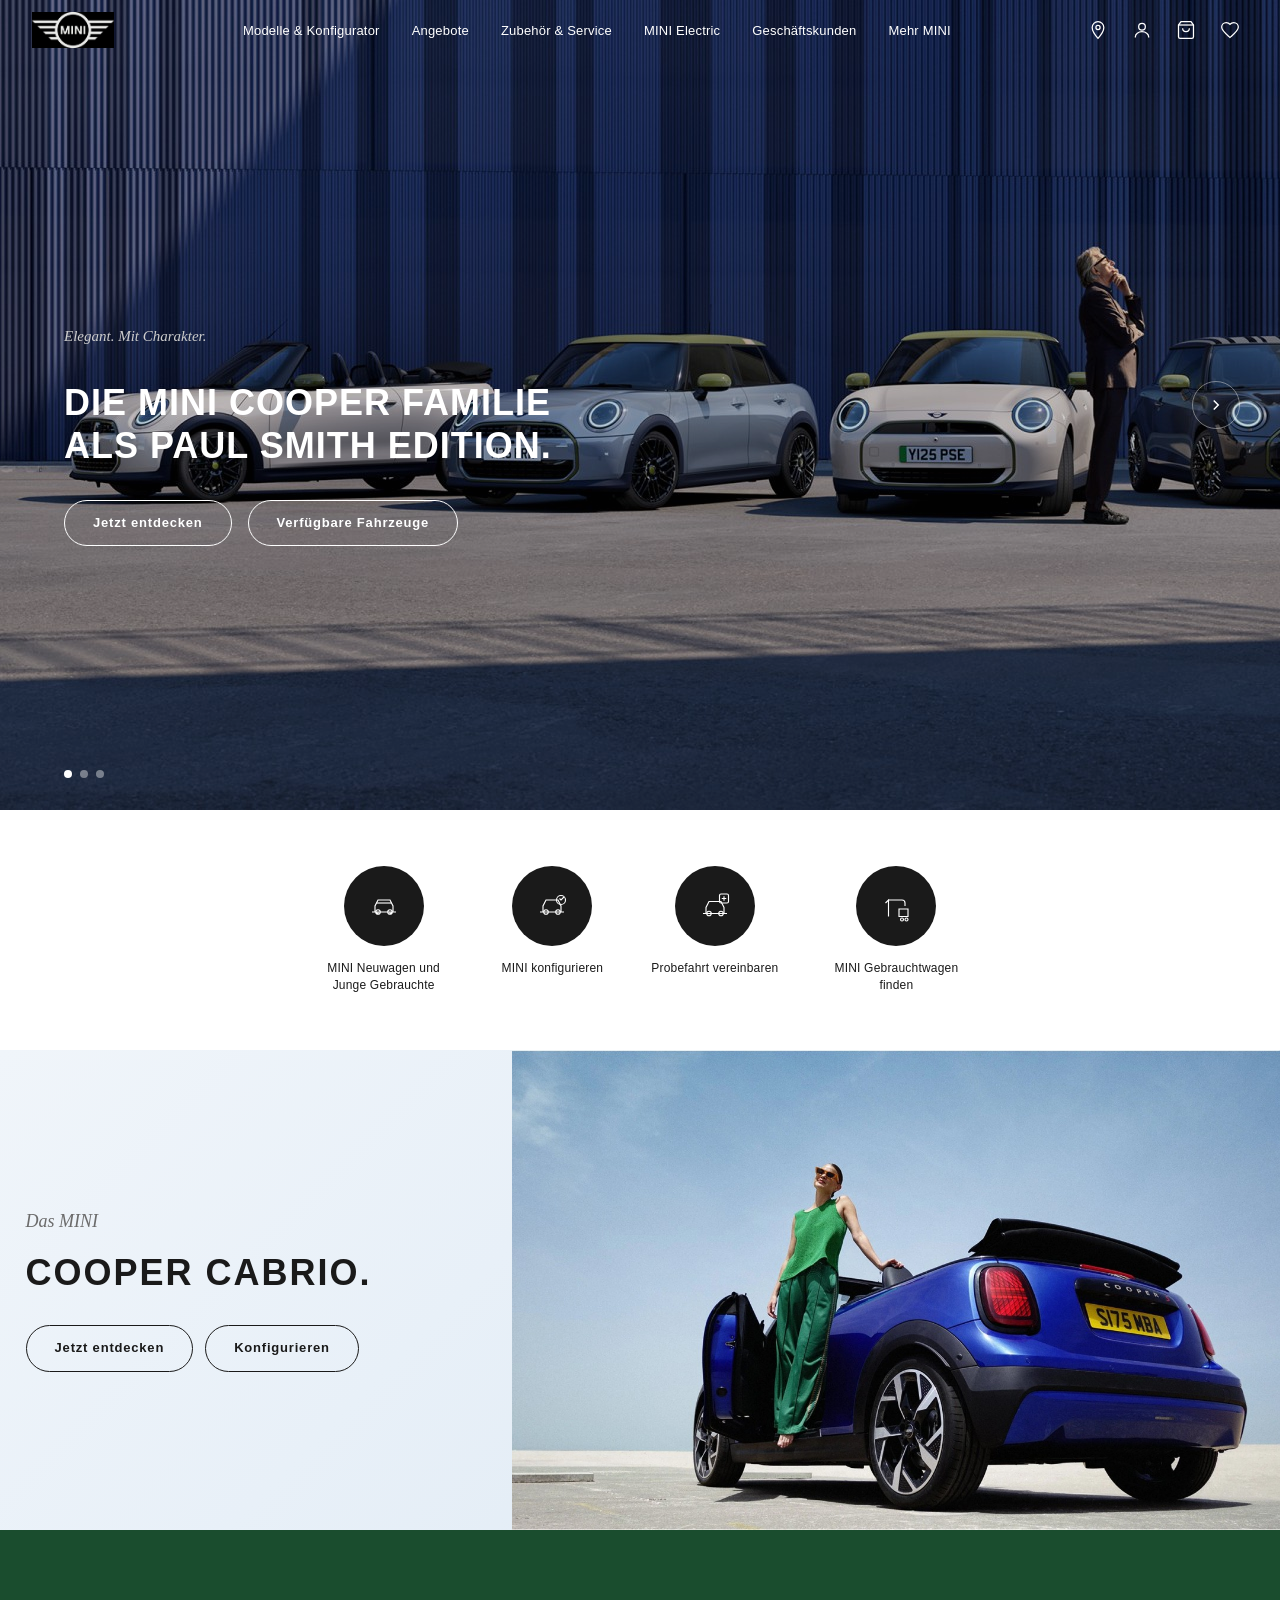
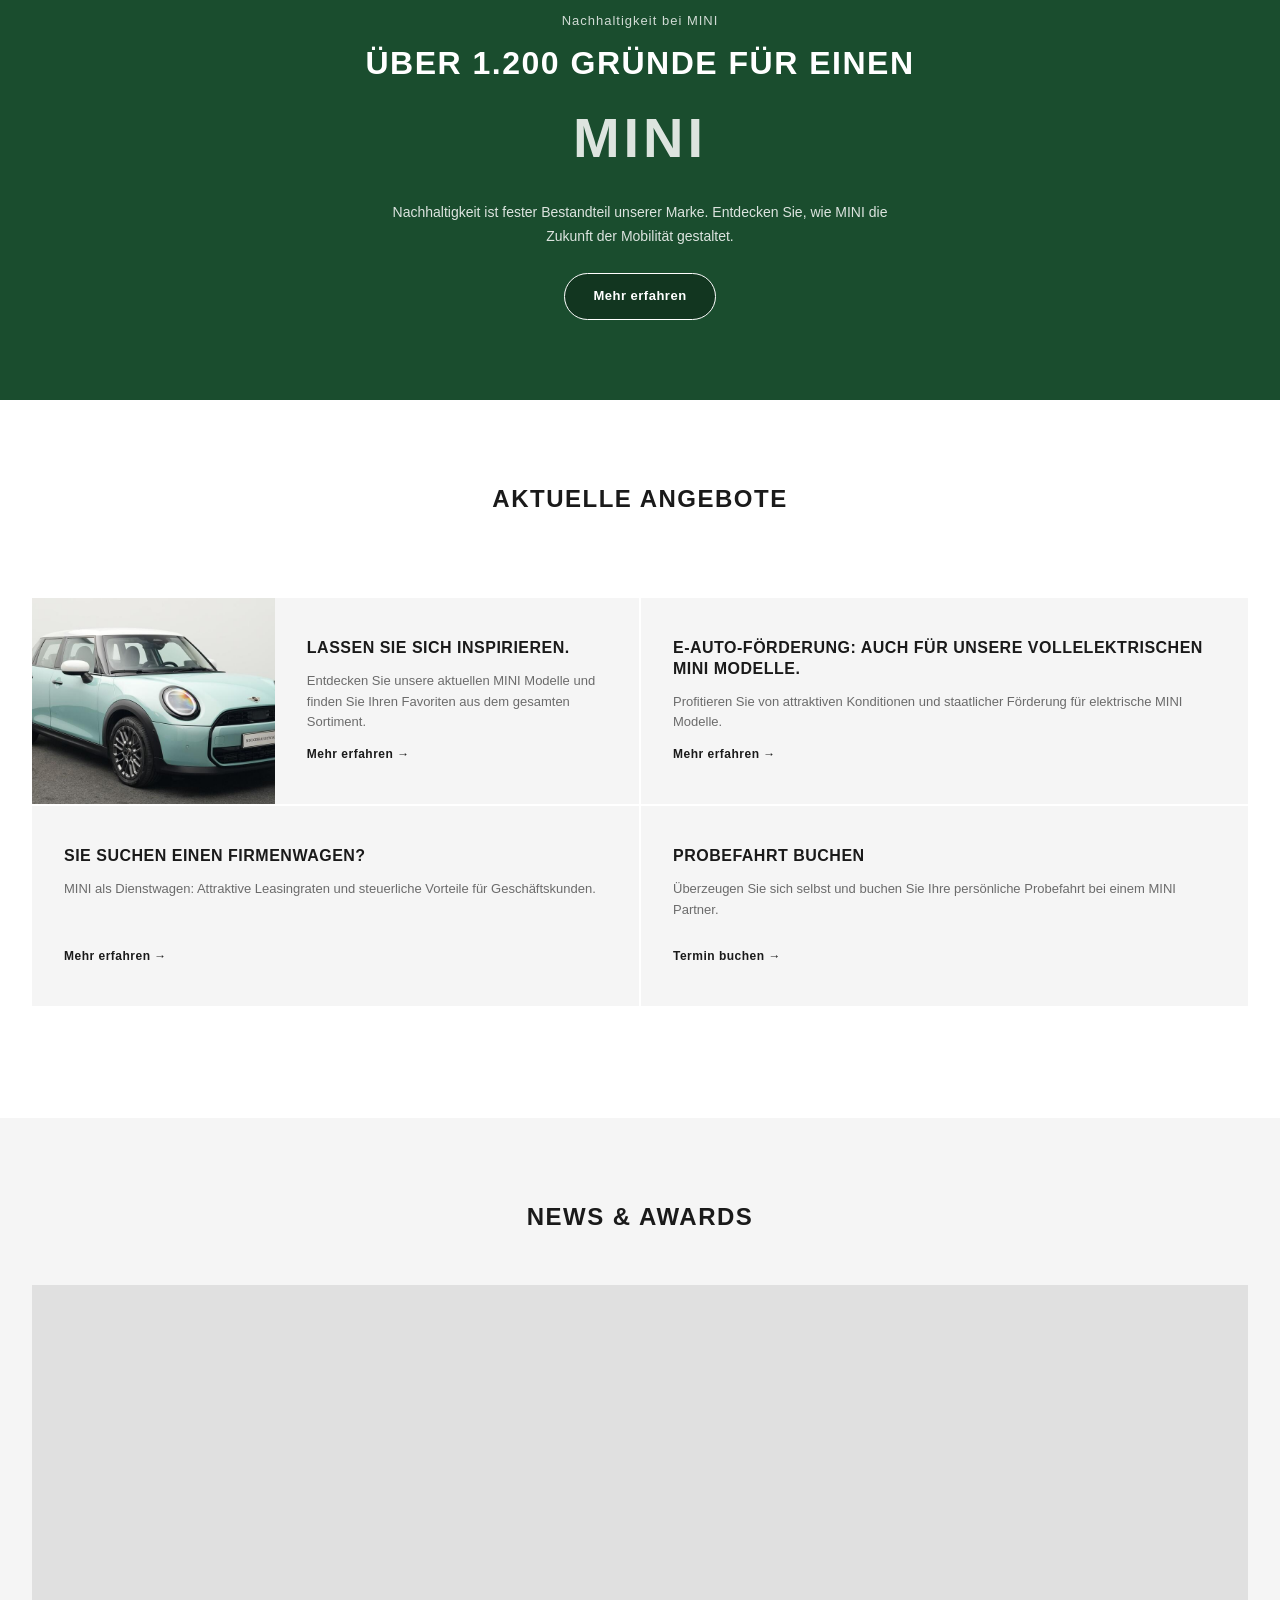
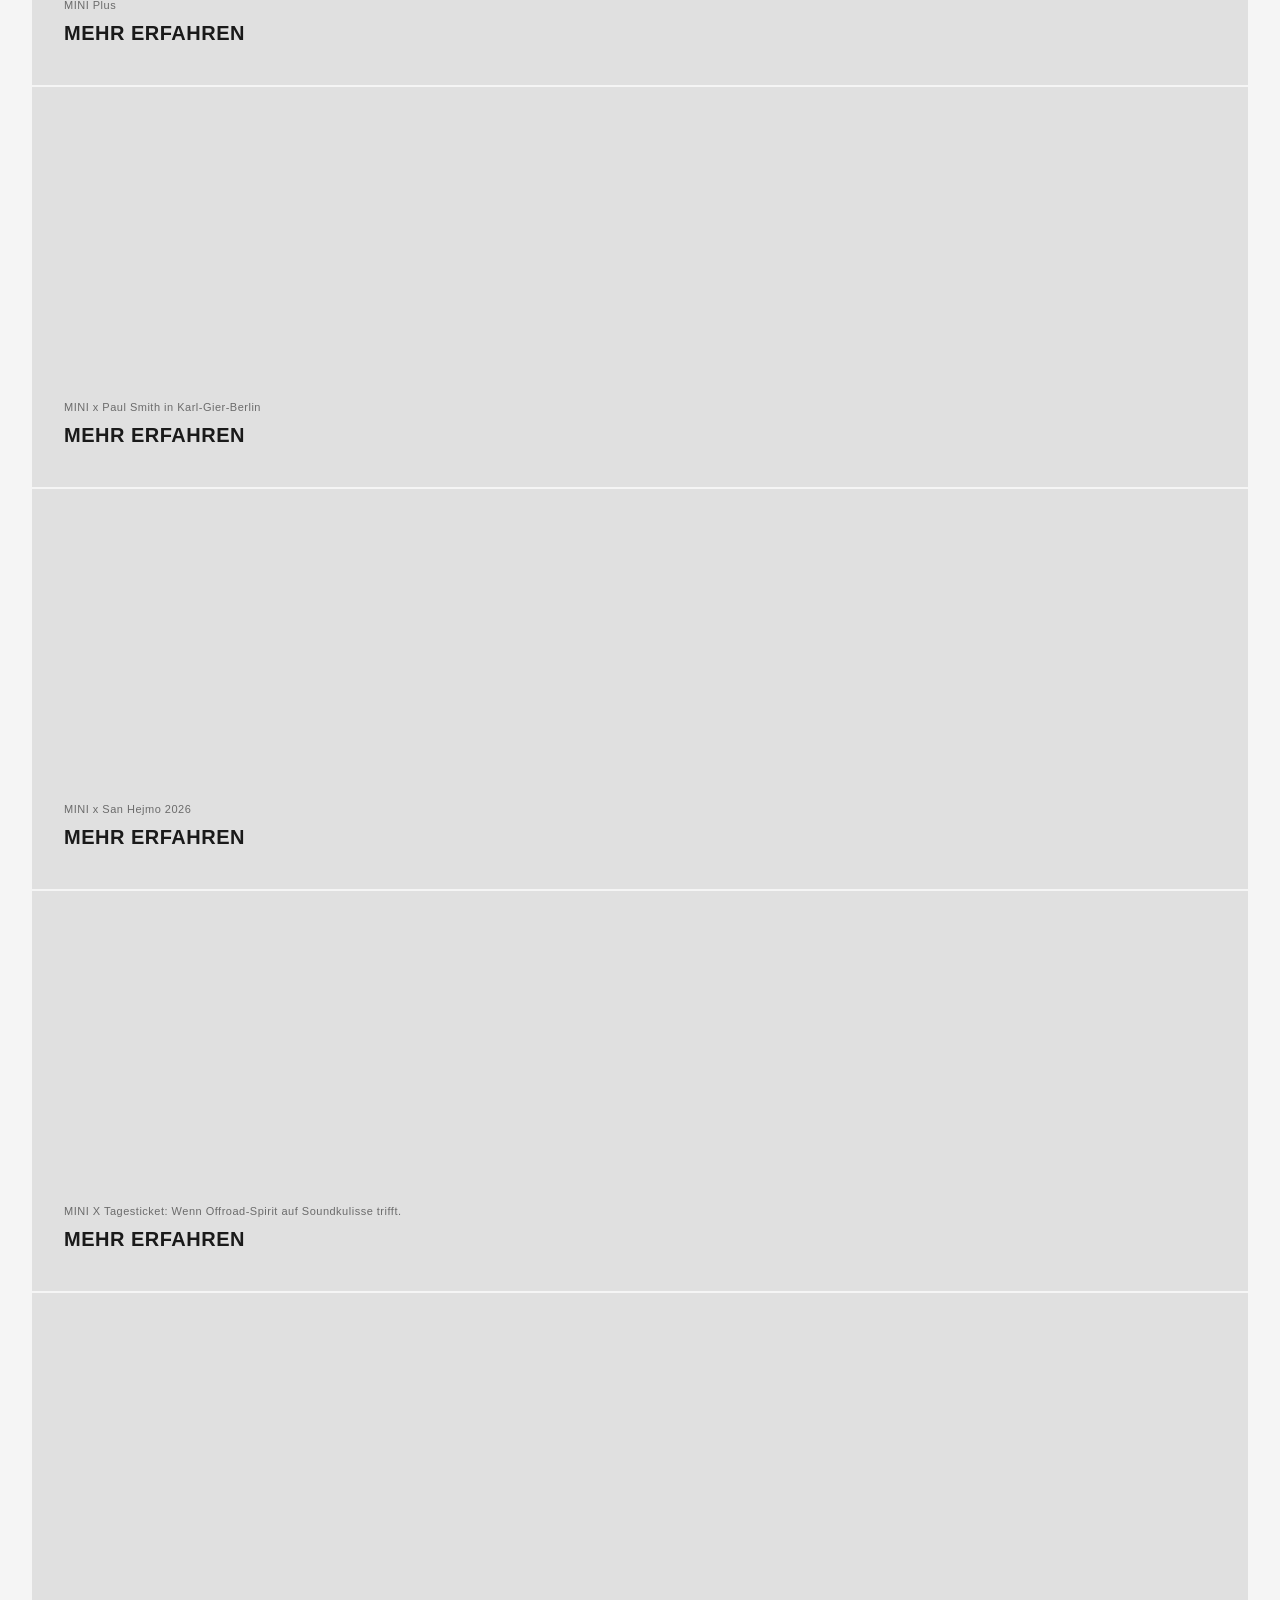
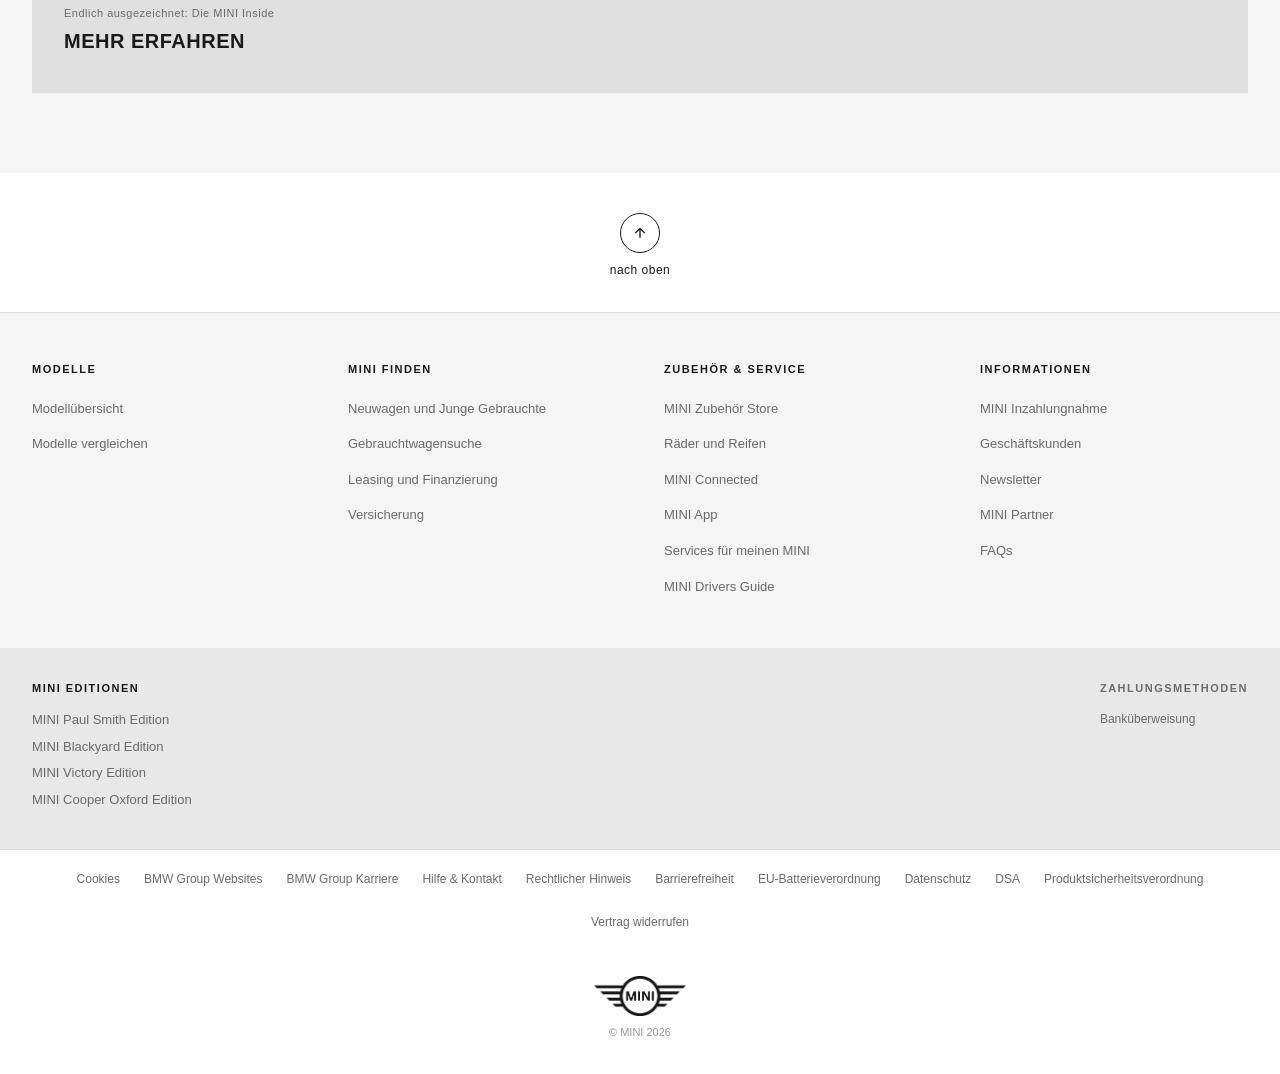
<file: index.html>
<!DOCTYPE html>
<html lang="de">
<head>
  <meta charset="UTF-8">
  <meta name="viewport" content="width=device-width, initial-scale=1.0">
  <title>MINI Deutschland | Offizielle Website</title>
  <link rel="stylesheet" href="css/style.css">
  <script src="https://cdn.c360a.salesforce.com/beacon/c360a/906a82c2-1f12-4fd1-b5c3-c52b784fb770/scripts/c360a.min.js"></script>
  <link rel="icon" type="image/jpeg" href="images/mini-wing-logo.jpg">
</head>
<body>

  <nav class="nav">
    <div class="nav-container">
      <a href="index.html" class="nav-logo">
        <img src="images/mini-wing-logo.jpg" alt="MINI" class="nav-logo-img">
      </a>
      <ul class="nav-links">
        <li><a href="modelle/index.html">Modelle &amp; Konfigurator</a></li>
        <li><a href="modelle/index.html">Angebote</a></li>
        <li><a href="#">Zubeh&#246;r &amp; Service</a></li>
        <li><a href="modelle/cooper-se.html">MINI Electric</a></li>
        <li><a href="#">Gesch&#228;ftskunden</a></li>
        <li><a href="#">Mehr MINI</a></li>
      </ul>
      <div class="nav-icons">
        <a href="#" aria-label="Standort">
          <svg viewBox="0 0 24 24" fill="none" stroke="currentColor" stroke-width="1.5"><path d="M12 2C8.13 2 5 5.13 5 9c0 5.25 7 13 7 13s7-7.75 7-13c0-3.87-3.13-7-7-7z"/><circle cx="12" cy="9" r="2.5"/></svg>
        </a>
        <a href="#" aria-label="Konto">
          <svg viewBox="0 0 24 24" fill="none" stroke="currentColor" stroke-width="1.5"><circle cx="12" cy="8" r="4"/><path d="M4 21v-1c0-3.31 3.58-6 8-6s8 2.69 8 6v1"/></svg>
        </a>
        <a href="#" aria-label="Warenkorb">
          <svg viewBox="0 0 24 24" fill="none" stroke="currentColor" stroke-width="1.5"><path d="M6 2L3 6v14a2 2 0 002 2h14a2 2 0 002-2V6l-3-4z"/><line x1="3" y1="6" x2="21" y2="6"/><path d="M16 10a4 4 0 01-8 0"/></svg>
        </a>
        <a href="#" aria-label="Merkliste">
          <svg viewBox="0 0 24 24" fill="none" stroke="currentColor" stroke-width="1.5"><path d="M12 21l-1.45-1.32C5.4 15.36 2 12.28 2 8.5 2 5.42 4.42 3 7.5 3c1.74 0 3.41.81 4.5 2.09C13.09 3.81 14.76 3 16.5 3 19.58 3 22 5.42 22 8.5c0 3.78-3.4 6.86-8.55 11.18L12 21z"/></svg>
        </a>
      </div>
      <button class="nav-toggle" aria-label="Toggle navigation">
        <span></span>
        <span></span>
        <span></span>
      </button>
    </div>
  </nav>

  <main>
    <!-- Hero Banner -->
    <section class="hero-banner">
      <div class="hero-image">
        <img src="images/hero-family.jpg" alt="Die MINI Cooper Familie als Paul Smith Edition">
      </div>
      <div class="hero-content">
        <p class="hero-subtitle"><em>Elegant. Mit Charakter.</em></p>
        <h1>DIE MINI COOPER FAMILIE ALS PAUL SMITH EDITION.</h1>
        <div class="cta-buttons">
          <a href="modelle/index.html" class="btn btn-outline">Jetzt entdecken</a>
          <a href="modelle/index.html" class="btn btn-outline">Verf&#252;gbare Fahrzeuge</a>
        </div>
      </div>
      <div class="hero-carousel-dots">
        <span class="active"></span>
        <span></span>
        <span></span>
      </div>
      <div class="hero-carousel-arrow">
        <svg viewBox="0 0 24 24" fill="none" stroke-width="2"><path d="M9 18l6-6-6-6"/></svg>
      </div>
    </section>

    <!-- Action Icons Row -->
    <div class="action-icons">
      <a href="modelle/index.html" class="action-icon">
        <div class="action-icon-circle">
          <svg viewBox="0 0 48 48" fill="none" stroke="#ffffff" stroke-width="1.5">
            <path d="M8 32h32M12 32v-8l4-8h16l4 8v8M16 32v2h-2v-2M34 32v2h-2v-2"/>
            <circle cx="16" cy="32" r="3"/>
            <circle cx="32" cy="32" r="3"/>
            <path d="M14 20h20"/>
          </svg>
        </div>
        <span class="action-icon-label">MINI Neuwagen und Junge Gebrauchte</span>
      </a>
      <a href="modelle/index.html" class="action-icon">
        <div class="action-icon-circle">
          <svg viewBox="0 0 48 48" fill="none" stroke="#ffffff" stroke-width="1.5">
            <path d="M8 32h32M12 32v-8l4-8h16l4 8v8"/>
            <circle cx="16" cy="32" r="3"/>
            <circle cx="32" cy="32" r="3"/>
            <circle cx="36" cy="16" r="6"/>
            <path d="M34 14l2 2 4-4"/>
          </svg>
        </div>
        <span class="action-icon-label">MINI konfigurieren</span>
      </a>
      <a href="test-drive.html" class="action-icon">
        <div class="action-icon-circle">
          <svg viewBox="0 0 48 48" fill="none" stroke="#ffffff" stroke-width="1.5">
            <path d="M8 34h32M12 34v-8l4-8h16l4 8v8"/>
            <circle cx="16" cy="34" r="3"/>
            <circle cx="32" cy="34" r="3"/>
            <rect x="30" y="8" width="12" height="12" rx="2"/>
            <path d="M33 14h6M36 11v6"/>
          </svg>
        </div>
        <span class="action-icon-label">Probefahrt vereinbaren</span>
      </a>
      <a href="modelle/index.html" class="action-icon">
        <div class="action-icon-circle">
          <svg viewBox="0 0 48 48" fill="none" stroke="#ffffff" stroke-width="1.5">
            <path d="M14 38V16l-4 4"/>
            <path d="M14 16h18a4 4 0 014 4v4"/>
            <path d="M28 28h12v10H28z"/>
            <circle cx="32" cy="42" r="2"/>
            <circle cx="38" cy="42" r="2"/>
          </svg>
        </div>
        <span class="action-icon-label">MINI Gebrauchtwagen finden</span>
      </a>
    </div>

    <!-- Featured Model Section -->
    <section class="featured-model">
      <div class="featured-model-text">
        <p class="label"><em>Das MINI</em></p>
        <h2>COOPER CABRIO.</h2>
        <div class="featured-buttons">
          <a href="modelle/cabrio.html" class="btn btn-outline">Jetzt entdecken</a>
          <a href="modelle/cabrio.html" class="btn btn-outline">Konfigurieren</a>
        </div>
      </div>
      <div class="featured-model-image">
        <img src="images/hero-cabrio.jpg" alt="MINI Cooper Cabrio">
      </div>
    </section>

    <!-- Green Sustainability Banner -->
    <section class="green-banner">
      <p class="green-banner-eyebrow">Nachhaltigkeit bei MINI</p>
      <h2>&#220;ber 1.200 Gr&#252;nde f&#252;r einen</h2>
      <p class="green-banner-mini">MINI</p>
      <p>Nachhaltigkeit ist fester Bestandteil unserer Marke. Entdecken Sie, wie MINI die Zukunft der Mobilit&#228;t gestaltet.</p>
      <a href="#">Mehr erfahren</a>
    </section>

    <!-- Aktuelle Angebote -->
    <section class="section">
      <h2 class="section-title">Aktuelle Angebote</h2>
      <div class="offers-grid">
        <a href="modelle/index.html" class="offer-card offer-card-with-image">
          <div class="offer-card-image">
            <img src="images/listing-cooper-5door-mint.jpg" alt="MINI Modelle">
          </div>
          <div class="offer-card-text">
            <h3>Lassen Sie sich inspirieren.</h3>
            <p>Entdecken Sie unsere aktuellen MINI Modelle und finden Sie Ihren Favoriten aus dem gesamten Sortiment.</p>
            <span class="offer-link">Mehr erfahren &#8594;</span>
          </div>
        </a>
        <a href="modelle/cooper-se.html" class="offer-card">
          <h3>E-Auto-F&#246;rderung: auch f&#252;r unsere vollelektrischen MINI Modelle.</h3>
          <p>Profitieren Sie von attraktiven Konditionen und staatlicher F&#246;rderung f&#252;r elektrische MINI Modelle.</p>
          <span class="offer-link">Mehr erfahren &rarr;</span>
        </a>
        <a href="modelle/countryman-se.html" class="offer-card">
          <h3>Sie suchen einen Firmenwagen?</h3>
          <p>MINI als Dienstwagen: Attraktive Leasingraten und steuerliche Vorteile f&#252;r Gesch&#228;ftskunden.</p>
          <span class="offer-link">Mehr erfahren &rarr;</span>
        </a>
        <a href="test-drive.html" class="offer-card">
          <h3>Probefahrt buchen</h3>
          <p>&#220;berzeugen Sie sich selbst und buchen Sie Ihre pers&#246;nliche Probefahrt bei einem MINI Partner.</p>
          <span class="offer-link">Termin buchen &rarr;</span>
        </a>
      </div>
    </section>

    <!-- News & Awards -->
    <section class="news-section">
      <h2 class="section-title">News &amp; Awards</h2>
      <div class="news-grid">
        <div class="news-card">
          <div class="news-card-bg" style="background-image: url('images/news-paulsmith.jpg');"></div>
          <div class="news-card-content">
            <span class="news-date">MINI Plus</span>
            <h3>Mehr erfahren</h3>
          </div>
        </div>
        <div class="news-card">
          <div class="news-card-bg" style="background-image: url('images/news-roadshow.jpg');"></div>
          <div class="news-card-content">
            <span class="news-date">MINI x Paul Smith in Karl-Gier-Berlin</span>
            <h3>Mehr erfahren</h3>
          </div>
        </div>
        <div class="news-card">
          <div class="news-card-bg" style="background-image: url('images/news-sanhejmo.jpg');"></div>
          <div class="news-card-content">
            <span class="news-date">MINI x San Hejmo 2026</span>
            <h3>Mehr erfahren</h3>
          </div>
        </div>
        <div class="news-card">
          <div class="news-card-bg"></div>
          <div class="news-card-content">
            <span class="news-date">MINI X Tagesticket: Wenn Offroad-Spirit auf Soundkulisse trifft.</span>
            <h3>Mehr erfahren</h3>
          </div>
        </div>
        <div class="news-card">
          <div class="news-card-bg"></div>
          <div class="news-card-content">
            <span class="news-date">Endlich ausgezeichnet: Die MINI Inside</span>
            <h3>Mehr erfahren</h3>
          </div>
        </div>
      </div>
    </section>
  </main>

  <div class="back-to-top">
    <a href="#top">
      <span><svg viewBox="0 0 24 24"><path d="M12 19V5M5 12l7-7 7 7"/></svg></span>
      nach oben
    </a>
  </div>

  <footer class="footer">
    <div class="footer-main">
      <div class="footer-main-inner">
        <div class="footer-column">
          <h4>Modelle</h4>
          <ul>
            <li><a href="modelle/index.html">Modell&#252;bersicht</a></li>
            <li><a href="modelle/index.html">Modelle vergleichen</a></li>
          </ul>
        </div>
        <div class="footer-column">
          <h4>MINI Finden</h4>
          <ul>
            <li><a href="modelle/index.html">Neuwagen und Junge Gebrauchte</a></li>
            <li><a href="#">Gebrauchtwagensuche</a></li>
            <li><a href="#">Leasing und Finanzierung</a></li>
            <li><a href="#">Versicherung</a></li>
          </ul>
        </div>
        <div class="footer-column">
          <h4>Zubeh&#246;r &amp; Service</h4>
          <ul>
            <li><a href="#">MINI Zubeh&#246;r Store</a></li>
            <li><a href="#">R&#228;der und Reifen</a></li>
            <li><a href="#">MINI Connected</a></li>
            <li><a href="#">MINI App</a></li>
            <li><a href="#">Services f&#252;r meinen MINI</a></li>
            <li><a href="#">MINI Drivers Guide</a></li>
          </ul>
        </div>
        <div class="footer-column">
          <h4>Informationen</h4>
          <ul>
            <li><a href="#">MINI Inzahlungnahme</a></li>
            <li><a href="#">Gesch&#228;ftskunden</a></li>
            <li><a href="#">Newsletter</a></li>
            <li><a href="#">MINI Partner</a></li>
            <li><a href="#">FAQs</a></li>
          </ul>
        </div>
      </div>
    </div>
    <div class="footer-editions">
      <div class="footer-editions-inner">
        <div>
          <h4>MINI Editionen</h4>
          <ul>
            <li>MINI Paul Smith Edition</li>
            <li>MINI Blackyard Edition</li>
            <li>MINI Victory Edition</li>
            <li>MINI Cooper Oxford Edition</li>
          </ul>
        </div>
        <div class="payment-methods">
          <h4>Zahlungsmethoden</h4>
          <p>Bank&#252;berweisung</p>
        </div>
      </div>
    </div>
    <div class="footer-legal">
      <div class="footer-legal-inner">
        <a href="#">Cookies</a>
        <a href="#">BMW Group Websites</a>
        <a href="#">BMW Group Karriere</a>
        <a href="#">Hilfe &amp; Kontakt</a>
        <a href="#">Rechtlicher Hinweis</a>
        <a href="#">Barrierefreiheit</a>
        <a href="#">EU-Batterieverordnung</a>
        <a href="#">Datenschutz</a>
        <a href="#">DSA</a>
        <a href="#">Produktsicherheitsverordnung</a>
        <a href="#">Vertrag widerrufen</a>
      </div>
    </div>
    <div class="footer-copyright">
      <img src="images/mini-wing-logo.jpg" alt="MINI" class="footer-logo-img">
      <p>&copy; MINI 2026</p>
    </div>
  </footer>

  <script>
    // Nav scroll: transparent -> white on scroll past hero
    (function() {
      var nav = document.querySelector('.nav');
      if (!nav) return;
      window.addEventListener('scroll', function() {
        if (window.scrollY > 80) {
          nav.classList.add('nav-scrolled');
        } else {
          nav.classList.remove('nav-scrolled');
        }
      });
    })();
  </script>
  <script src="js/sitemap-config.js"></script>
  <script src="js/main.js"></script>
  <script src="js/signup.js"></script>
</body>
</html>
</file>
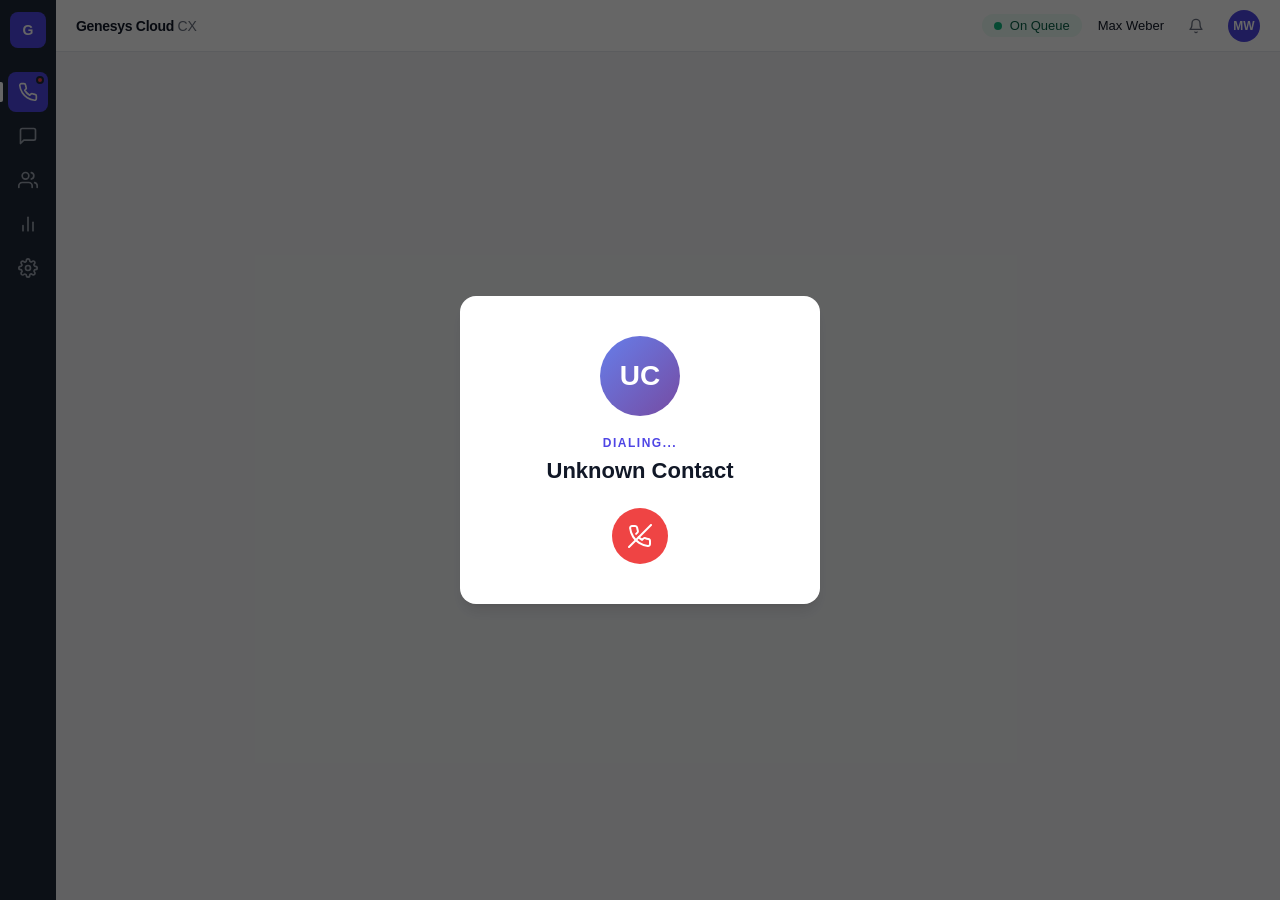
<file: genesys/index.html>
<!DOCTYPE html>
<html lang="en">
<head>
    <meta charset="UTF-8">
    <meta name="viewport" content="width=device-width, initial-scale=1.0">
    <title>Genesys Cloud CX - Agent Desktop</title>
    <style>
        * {
            margin: 0;
            padding: 0;
            box-sizing: border-box;
        }

        :root {
            --nav-bg: #1f2937;
            --nav-active: #4f46e5;
            --accent-green: #10b981;
            --danger-red: #ef4444;
            --bg-main: #f3f4f6;
            --card-bg: #ffffff;
            --text-primary: #111827;
            --text-secondary: #6b7280;
            --border-color: #e5e7eb;
            --shadow-sm: 0 1px 2px rgba(0,0,0,0.05);
            --shadow-md: 0 4px 6px -1px rgba(0,0,0,0.1), 0 2px 4px -2px rgba(0,0,0,0.1);
            --shadow-lg: 0 10px 15px -3px rgba(0,0,0,0.1), 0 4px 6px -4px rgba(0,0,0,0.1);
        }

        body {
            font-family: -apple-system, BlinkMacSystemFont, 'Segoe UI', Roboto, sans-serif;
            background: var(--bg-main);
            color: var(--text-primary);
            height: 100vh;
            overflow: hidden;
        }

        /* Layout */
        .app-container {
            display: flex;
            height: 100vh;
        }

        /* Left Sidebar */
        .sidebar {
            width: 56px;
            background: var(--nav-bg);
            display: flex;
            flex-direction: column;
            align-items: center;
            padding: 12px 0;
            z-index: 100;
        }

        .sidebar-logo {
            width: 36px;
            height: 36px;
            background: var(--nav-active);
            border-radius: 8px;
            display: flex;
            align-items: center;
            justify-content: center;
            margin-bottom: 24px;
            font-weight: 700;
            color: white;
            font-size: 14px;
        }

        .sidebar-nav {
            display: flex;
            flex-direction: column;
            gap: 4px;
            flex: 1;
        }

        .nav-item {
            width: 40px;
            height: 40px;
            display: flex;
            align-items: center;
            justify-content: center;
            border-radius: 8px;
            cursor: pointer;
            color: #9ca3af;
            font-size: 18px;
            transition: all 0.2s ease;
            position: relative;
        }

        .nav-item:hover {
            background: rgba(255,255,255,0.1);
            color: #e5e7eb;
        }

        .nav-item.active {
            background: var(--nav-active);
            color: white;
        }

        .nav-item.active::before {
            content: '';
            position: absolute;
            left: -8px;
            width: 3px;
            height: 20px;
            background: white;
            border-radius: 0 2px 2px 0;
        }

        .nav-item .badge {
            position: absolute;
            top: 4px;
            right: 4px;
            width: 8px;
            height: 8px;
            background: var(--danger-red);
            border-radius: 50%;
            border: 2px solid var(--nav-bg);
        }

        /* Main Area */
        .main-area {
            flex: 1;
            display: flex;
            flex-direction: column;
            overflow: hidden;
        }

        /* Top Bar */
        .top-bar {
            height: 52px;
            background: var(--card-bg);
            border-bottom: 1px solid var(--border-color);
            display: flex;
            align-items: center;
            justify-content: space-between;
            padding: 0 20px;
            z-index: 50;
        }

        .top-bar-left {
            display: flex;
            align-items: center;
            gap: 16px;
        }

        .genesys-brand {
            font-size: 14px;
            font-weight: 600;
            color: var(--text-primary);
            letter-spacing: -0.3px;
        }

        .genesys-brand span {
            color: var(--text-secondary);
            font-weight: 400;
        }

        .top-bar-right {
            display: flex;
            align-items: center;
            gap: 16px;
        }

        .agent-status {
            display: flex;
            align-items: center;
            gap: 8px;
            padding: 4px 12px;
            background: #ecfdf5;
            border-radius: 20px;
            font-size: 13px;
            font-weight: 500;
            color: #065f46;
        }

        .status-dot {
            width: 8px;
            height: 8px;
            background: var(--accent-green);
            border-radius: 50%;
            animation: pulse-green 2s infinite;
        }

        @keyframes pulse-green {
            0%, 100% { opacity: 1; transform: scale(1); }
            50% { opacity: 0.7; transform: scale(1.2); }
        }

        .agent-name {
            font-size: 13px;
            font-weight: 500;
            color: var(--text-primary);
        }

        .notification-bell {
            width: 32px;
            height: 32px;
            display: flex;
            align-items: center;
            justify-content: center;
            border-radius: 6px;
            cursor: pointer;
            color: var(--text-secondary);
            font-size: 16px;
            transition: background 0.2s;
        }

        .notification-bell:hover {
            background: var(--bg-main);
        }

        .agent-avatar {
            width: 32px;
            height: 32px;
            background: var(--nav-active);
            border-radius: 50%;
            display: flex;
            align-items: center;
            justify-content: center;
            color: white;
            font-size: 12px;
            font-weight: 600;
        }

        /* Content Area */
        .content-area {
            flex: 1;
            display: flex;
            overflow: hidden;
        }

        /* Incoming Call Overlay */
        .incoming-overlay {
            position: fixed;
            inset: 0;
            background: rgba(0,0,0,0.6);
            display: flex;
            align-items: center;
            justify-content: center;
            z-index: 1000;
            animation: fadeIn 0.3s ease;
        }

        .incoming-card {
            background: var(--card-bg);
            border-radius: 16px;
            padding: 40px;
            text-align: center;
            box-shadow: var(--shadow-lg);
            animation: slideUp 0.4s ease;
            min-width: 360px;
        }

        .incoming-avatar {
            width: 80px;
            height: 80px;
            background: linear-gradient(135deg, #667eea, #764ba2);
            border-radius: 50%;
            display: flex;
            align-items: center;
            justify-content: center;
            margin: 0 auto 20px;
            font-size: 28px;
            color: white;
            font-weight: 600;
            animation: ring 1.5s ease infinite;
        }

        @keyframes ring {
            0%, 100% { transform: scale(1); box-shadow: 0 0 0 0 rgba(102, 126, 234, 0.4); }
            50% { transform: scale(1.05); box-shadow: 0 0 0 15px rgba(102, 126, 234, 0); }
        }

        .incoming-label {
            font-size: 12px;
            text-transform: uppercase;
            letter-spacing: 1.5px;
            color: var(--accent-green);
            font-weight: 600;
            margin-bottom: 8px;
        }

        .incoming-name {
            font-size: 22px;
            font-weight: 600;
            color: var(--text-primary);
            margin-bottom: 4px;
        }

        .incoming-phone {
            font-size: 14px;
            color: var(--text-secondary);
            margin-bottom: 24px;
        }

        .incoming-actions {
            display: flex;
            gap: 16px;
            justify-content: center;
        }

        .incoming-btn {
            width: 56px;
            height: 56px;
            border-radius: 50%;
            border: none;
            cursor: pointer;
            font-size: 22px;
            display: flex;
            align-items: center;
            justify-content: center;
            transition: transform 0.2s;
        }

        .incoming-btn:hover {
            transform: scale(1.1);
        }

        .incoming-btn.accept {
            background: var(--accent-green);
            color: white;
            animation: pulse-green 1.5s infinite;
        }

        .incoming-btn.decline {
            background: var(--danger-red);
            color: white;
        }

        /* Active Call View */
        .call-view {
            display: none;
            flex: 1;
            flex-direction: column;
        }

        .call-view.active {
            display: flex;
        }

        .call-content {
            flex: 1;
            display: flex;
            overflow: hidden;
        }

        /* Center Panel - Call Controls */
        .call-center {
            flex: 1;
            display: flex;
            flex-direction: column;
            align-items: center;
            justify-content: center;
            padding: 40px;
            position: relative;
        }

        .call-status-bar {
            position: absolute;
            top: 0;
            left: 0;
            right: 0;
            height: 4px;
            background: var(--accent-green);
            animation: glow-bar 2s ease infinite;
        }

        @keyframes glow-bar {
            0%, 100% { opacity: 1; }
            50% { opacity: 0.6; }
        }

        .call-info {
            text-align: center;
            margin-bottom: 40px;
        }

        .call-avatar {
            width: 72px;
            height: 72px;
            background: linear-gradient(135deg, #667eea, #764ba2);
            border-radius: 50%;
            display: flex;
            align-items: center;
            justify-content: center;
            margin: 0 auto 16px;
            font-size: 24px;
            color: white;
            font-weight: 600;
        }

        .call-customer-name {
            font-size: 20px;
            font-weight: 600;
            color: var(--text-primary);
            margin-bottom: 4px;
        }

        .call-phone-number {
            font-size: 14px;
            color: var(--text-secondary);
            margin-bottom: 12px;
        }

        .call-timer {
            font-size: 32px;
            font-weight: 300;
            color: var(--text-primary);
            font-variant-numeric: tabular-nums;
            letter-spacing: 1px;
        }

        .call-queue-info {
            font-size: 12px;
            color: var(--text-secondary);
            margin-top: 8px;
        }

        /* Call Controls */
        .call-controls {
            display: flex;
            gap: 12px;
            align-items: center;
        }

        .ctrl-btn {
            width: 52px;
            height: 52px;
            border-radius: 12px;
            border: 1px solid var(--border-color);
            background: var(--card-bg);
            cursor: pointer;
            display: flex;
            flex-direction: column;
            align-items: center;
            justify-content: center;
            gap: 2px;
            transition: all 0.2s ease;
            font-size: 18px;
        }

        .ctrl-btn:hover {
            background: var(--bg-main);
            border-color: #d1d5db;
            transform: translateY(-2px);
            box-shadow: var(--shadow-sm);
        }

        .ctrl-btn.active {
            background: var(--nav-active);
            border-color: var(--nav-active);
            color: white;
        }

        .ctrl-btn .ctrl-label {
            font-size: 9px;
            color: var(--text-secondary);
            font-weight: 500;
            text-transform: uppercase;
            letter-spacing: 0.3px;
        }

        .ctrl-btn.active .ctrl-label {
            color: rgba(255,255,255,0.8);
        }

        .ctrl-btn.hangup {
            width: 64px;
            height: 64px;
            border-radius: 50%;
            background: var(--danger-red);
            border: none;
            color: white;
            font-size: 22px;
            margin-left: 12px;
        }

        .ctrl-btn.hangup:hover {
            background: #dc2626;
            transform: translateY(-2px) scale(1.05);
            box-shadow: 0 4px 12px rgba(239,68,68,0.4);
        }

        .ctrl-btn.hangup .ctrl-label {
            color: rgba(255,255,255,0.9);
        }

        /* Right Panel - Customer Details */
        .customer-panel {
            width: 340px;
            background: var(--card-bg);
            border-left: 1px solid var(--border-color);
            overflow-y: auto;
            animation: slideInRight 0.4s ease;
        }

        @keyframes slideInRight {
            from { transform: translateX(20px); opacity: 0; }
            to { transform: translateX(0); opacity: 1; }
        }

        .customer-header {
            padding: 20px;
            border-bottom: 1px solid var(--border-color);
        }

        .customer-header-title {
            font-size: 11px;
            text-transform: uppercase;
            letter-spacing: 1px;
            color: var(--text-secondary);
            font-weight: 600;
            margin-bottom: 12px;
        }

        .customer-name-large {
            font-size: 18px;
            font-weight: 600;
            color: var(--text-primary);
            margin-bottom: 4px;
        }

        .customer-subtitle {
            font-size: 13px;
            color: var(--text-secondary);
        }

        .customer-details {
            padding: 20px;
        }

        .detail-section {
            margin-bottom: 20px;
        }

        .detail-section-title {
            font-size: 11px;
            text-transform: uppercase;
            letter-spacing: 0.8px;
            color: var(--text-secondary);
            font-weight: 600;
            margin-bottom: 10px;
        }

        .detail-row {
            display: flex;
            justify-content: space-between;
            align-items: center;
            padding: 8px 0;
            border-bottom: 1px solid #f9fafb;
        }

        .detail-label {
            font-size: 13px;
            color: var(--text-secondary);
        }

        .detail-value {
            font-size: 13px;
            color: var(--text-primary);
            font-weight: 500;
        }

        .detail-value.link {
            color: var(--nav-active);
            cursor: pointer;
        }

        .notes-area {
            width: 100%;
            min-height: 80px;
            border: 1px solid var(--border-color);
            border-radius: 8px;
            padding: 10px 12px;
            font-size: 13px;
            font-family: inherit;
            resize: vertical;
            color: var(--text-primary);
            transition: border-color 0.2s;
        }

        .notes-area:focus {
            outline: none;
            border-color: var(--nav-active);
        }

        /* Interaction Timeline */
        .interaction-timeline {
            height: 140px;
            background: var(--card-bg);
            border-top: 1px solid var(--border-color);
            padding: 12px 20px;
            overflow-y: auto;
        }

        .timeline-title {
            font-size: 11px;
            text-transform: uppercase;
            letter-spacing: 0.8px;
            color: var(--text-secondary);
            font-weight: 600;
            margin-bottom: 10px;
        }

        .timeline-items {
            display: flex;
            flex-direction: column;
            gap: 8px;
        }

        .timeline-item {
            display: flex;
            align-items: center;
            gap: 10px;
            font-size: 12px;
        }

        .timeline-dot {
            width: 8px;
            height: 8px;
            border-radius: 50%;
            flex-shrink: 0;
        }

        .timeline-dot.green { background: var(--accent-green); }
        .timeline-dot.blue { background: var(--nav-active); }
        .timeline-dot.gray { background: #d1d5db; }

        .timeline-time {
            color: var(--text-secondary);
            font-variant-numeric: tabular-nums;
            min-width: 44px;
        }

        .timeline-text {
            color: var(--text-primary);
        }

        /* ACW Panel */
        .acw-view {
            display: none;
            flex: 1;
            flex-direction: column;
            overflow: hidden;
        }

        .acw-view.active {
            display: flex;
            animation: fadeIn 0.4s ease;
        }

        .acw-header {
            padding: 16px 24px;
            background: var(--card-bg);
            border-bottom: 1px solid var(--border-color);
            display: flex;
            align-items: center;
            justify-content: space-between;
        }

        .acw-title {
            font-size: 16px;
            font-weight: 600;
            color: var(--text-primary);
            display: flex;
            align-items: center;
            gap: 10px;
        }

        .acw-badge {
            background: #fef3c7;
            color: #92400e;
            font-size: 11px;
            font-weight: 600;
            padding: 2px 8px;
            border-radius: 10px;
            text-transform: uppercase;
            letter-spacing: 0.5px;
        }

        .acw-timer {
            font-size: 13px;
            color: var(--text-secondary);
            font-variant-numeric: tabular-nums;
        }

        .acw-content {
            flex: 1;
            overflow-y: auto;
            padding: 24px;
        }

        .acw-form {
            max-width: 680px;
            margin: 0 auto;
        }

        .form-section {
            margin-bottom: 24px;
            background: var(--card-bg);
            border-radius: 12px;
            padding: 20px;
            box-shadow: var(--shadow-sm);
            border: 1px solid var(--border-color);
        }

        .form-section-title {
            font-size: 14px;
            font-weight: 600;
            color: var(--text-primary);
            margin-bottom: 16px;
            padding-bottom: 8px;
            border-bottom: 1px solid var(--border-color);
        }

        .form-group {
            margin-bottom: 16px;
        }

        .form-group:last-child {
            margin-bottom: 0;
        }

        .form-label {
            display: block;
            font-size: 13px;
            font-weight: 500;
            color: var(--text-primary);
            margin-bottom: 6px;
        }

        .form-label .required {
            color: var(--danger-red);
        }

        .form-select, .form-input, .form-textarea {
            width: 100%;
            padding: 10px 12px;
            border: 1px solid var(--border-color);
            border-radius: 8px;
            font-size: 14px;
            font-family: inherit;
            color: var(--text-primary);
            background: var(--card-bg);
            transition: border-color 0.2s, box-shadow 0.2s;
        }

        .form-select:focus, .form-input:focus, .form-textarea:focus {
            outline: none;
            border-color: var(--nav-active);
            box-shadow: 0 0 0 3px rgba(79, 70, 229, 0.1);
        }

        .form-textarea {
            min-height: 100px;
            resize: vertical;
        }

        /* Star Rating */
        .star-rating {
            display: flex;
            gap: 4px;
        }

        .star-rating .star {
            width: 32px;
            height: 32px;
            border: none;
            background: none;
            font-size: 24px;
            cursor: pointer;
            color: #d1d5db;
            transition: color 0.15s, transform 0.15s;
        }

        .star-rating .star:hover,
        .star-rating .star.active {
            color: #f59e0b;
            transform: scale(1.1);
        }

        /* Checkboxes */
        .checkbox-grid {
            display: grid;
            grid-template-columns: 1fr 1fr;
            gap: 8px;
        }

        .checkbox-item {
            display: flex;
            align-items: center;
            gap: 8px;
            font-size: 13px;
            color: var(--text-primary);
            cursor: pointer;
            padding: 6px 8px;
            border-radius: 6px;
            transition: background 0.15s;
        }

        .checkbox-item:hover {
            background: var(--bg-main);
        }

        .checkbox-item input[type="checkbox"] {
            width: 16px;
            height: 16px;
            accent-color: var(--nav-active);
            cursor: pointer;
        }

        /* ACW Submit */
        .acw-footer {
            padding: 16px 24px;
            background: var(--card-bg);
            border-top: 1px solid var(--border-color);
            display: flex;
            justify-content: flex-end;
            gap: 12px;
        }

        .btn {
            padding: 10px 20px;
            border-radius: 8px;
            font-size: 14px;
            font-weight: 500;
            cursor: pointer;
            border: 1px solid var(--border-color);
            background: var(--card-bg);
            color: var(--text-primary);
            transition: all 0.2s ease;
        }

        .btn:hover {
            background: var(--bg-main);
        }

        .btn-primary {
            background: var(--nav-active);
            border-color: var(--nav-active);
            color: white;
        }

        .btn-primary:hover {
            background: #4338ca;
            border-color: #4338ca;
            transform: translateY(-1px);
            box-shadow: 0 4px 12px rgba(79,70,229,0.3);
        }

        .btn-success {
            background: var(--accent-green);
            border-color: var(--accent-green);
            color: white;
        }

        .btn-success:hover {
            background: #059669;
        }

        /* Success State */
        .acw-success {
            display: none;
            flex-direction: column;
            align-items: center;
            justify-content: center;
            padding: 60px;
            text-align: center;
            animation: fadeIn 0.4s ease;
        }

        .acw-success.active {
            display: flex;
        }

        .success-icon {
            width: 80px;
            height: 80px;
            background: #ecfdf5;
            border-radius: 50%;
            display: flex;
            align-items: center;
            justify-content: center;
            font-size: 36px;
            margin-bottom: 20px;
            animation: scaleIn 0.5s ease;
        }

        @keyframes scaleIn {
            from { transform: scale(0); }
            to { transform: scale(1); }
        }

        .success-title {
            font-size: 20px;
            font-weight: 600;
            color: var(--text-primary);
            margin-bottom: 8px;
        }

        .success-subtitle {
            font-size: 14px;
            color: var(--text-secondary);
        }

        /* Complete State */
        .complete-view {
            display: none;
            flex: 1;
            align-items: center;
            justify-content: center;
            flex-direction: column;
            gap: 12px;
        }

        .complete-view.active {
            display: flex;
            animation: fadeIn 0.4s ease;
        }

        .complete-icon {
            font-size: 48px;
            margin-bottom: 8px;
        }

        .complete-title {
            font-size: 18px;
            font-weight: 600;
            color: var(--text-primary);
        }

        .complete-subtitle {
            font-size: 14px;
            color: var(--text-secondary);
        }

        /* Animations */
        @keyframes fadeIn {
            from { opacity: 0; }
            to { opacity: 1; }
        }

        @keyframes slideUp {
            from { transform: translateY(20px); opacity: 0; }
            to { transform: translateY(0); opacity: 1; }
        }

        /* Queue View (idle state) */
        .queue-view {
            display: none;
            flex: 1;
            align-items: center;
            justify-content: center;
            flex-direction: column;
            gap: 16px;
            color: var(--text-secondary);
        }

        .queue-view.active {
            display: flex;
        }

        .queue-icon {
            font-size: 48px;
            opacity: 0.5;
        }

        .queue-text {
            font-size: 16px;
            font-weight: 500;
        }

        /* Scrollbar */
        ::-webkit-scrollbar {
            width: 6px;
        }

        ::-webkit-scrollbar-track {
            background: transparent;
        }

        ::-webkit-scrollbar-thumb {
            background: #d1d5db;
            border-radius: 3px;
        }

        ::-webkit-scrollbar-thumb:hover {
            background: #9ca3af;
        }
    </style>
</head>
<body>
    <div class="app-container">
        <!-- Left Sidebar -->
        <nav class="sidebar">
            <div class="sidebar-logo">G</div>
            <div class="sidebar-nav">
                <div class="nav-item active" title="Interactions">
                    <svg width="20" height="20" viewBox="0 0 24 24" fill="none" stroke="currentColor" stroke-width="2" stroke-linecap="round" stroke-linejoin="round"><path d="M22 16.92v3a2 2 0 01-2.18 2 19.79 19.79 0 01-8.63-3.07 19.5 19.5 0 01-6-6 19.79 19.79 0 01-3.07-8.67A2 2 0 014.11 2h3a2 2 0 012 1.72c.127.96.361 1.903.7 2.81a2 2 0 01-.45 2.11L8.09 9.91a16 16 0 006 6l1.27-1.27a2 2 0 012.11-.45c.907.339 1.85.573 2.81.7A2 2 0 0122 16.92z"/></svg>
                    <span class="badge"></span>
                </div>
                <div class="nav-item" title="Messages">
                    <svg width="20" height="20" viewBox="0 0 24 24" fill="none" stroke="currentColor" stroke-width="2" stroke-linecap="round" stroke-linejoin="round"><path d="M21 15a2 2 0 01-2 2H7l-4 4V5a2 2 0 012-2h14a2 2 0 012 2z"/></svg>
                </div>
                <div class="nav-item" title="Directory">
                    <svg width="20" height="20" viewBox="0 0 24 24" fill="none" stroke="currentColor" stroke-width="2" stroke-linecap="round" stroke-linejoin="round"><path d="M17 21v-2a4 4 0 00-4-4H5a4 4 0 00-4 4v2"/><circle cx="9" cy="7" r="4"/><path d="M23 21v-2a4 4 0 00-3-3.87"/><path d="M16 3.13a4 4 0 010 7.75"/></svg>
                </div>
                <div class="nav-item" title="Performance">
                    <svg width="20" height="20" viewBox="0 0 24 24" fill="none" stroke="currentColor" stroke-width="2" stroke-linecap="round" stroke-linejoin="round"><line x1="18" y1="20" x2="18" y2="10"/><line x1="12" y1="20" x2="12" y2="4"/><line x1="6" y1="20" x2="6" y2="14"/></svg>
                </div>
                <div class="nav-item" title="Admin">
                    <svg width="20" height="20" viewBox="0 0 24 24" fill="none" stroke="currentColor" stroke-width="2" stroke-linecap="round" stroke-linejoin="round"><circle cx="12" cy="12" r="3"/><path d="M19.4 15a1.65 1.65 0 00.33 1.82l.06.06a2 2 0 010 2.83 2 2 0 01-2.83 0l-.06-.06a1.65 1.65 0 00-1.82-.33 1.65 1.65 0 00-1 1.51V21a2 2 0 01-2 2 2 2 0 01-2-2v-.09A1.65 1.65 0 009 19.4a1.65 1.65 0 00-1.82.33l-.06.06a2 2 0 01-2.83 0 2 2 0 010-2.83l.06-.06A1.65 1.65 0 004.68 15a1.65 1.65 0 00-1.51-1H3a2 2 0 01-2-2 2 2 0 012-2h.09A1.65 1.65 0 004.6 9a1.65 1.65 0 00-.33-1.82l-.06-.06a2 2 0 010-2.83 2 2 0 012.83 0l.06.06A1.65 1.65 0 009 4.68 1.65 1.65 0 0010 3.17V3a2 2 0 012-2 2 2 0 012 2v.09a1.65 1.65 0 001 1.51 1.65 1.65 0 001.82-.33l.06-.06a2 2 0 012.83 0 2 2 0 010 2.83l-.06.06A1.65 1.65 0 0019.32 9a1.65 1.65 0 001.51 1H21a2 2 0 012 2 2 2 0 01-2 2h-.09a1.65 1.65 0 00-1.51 1z"/></svg>
                </div>
            </div>
        </nav>

        <!-- Main Area -->
        <div class="main-area">
            <!-- Top Bar -->
            <header class="top-bar">
                <div class="top-bar-left">
                    <span class="genesys-brand">Genesys Cloud <span>CX</span></span>
                </div>
                <div class="top-bar-right">
                    <div class="agent-status">
                        <span class="status-dot"></span>
                        On Queue
                    </div>
                    <span class="agent-name">Max Weber</span>
                    <div class="notification-bell">
                        <svg width="16" height="16" viewBox="0 0 24 24" fill="none" stroke="currentColor" stroke-width="2" stroke-linecap="round" stroke-linejoin="round"><path d="M18 8A6 6 0 006 8c0 7-3 9-3 9h18s-3-2-3-9"/><path d="M13.73 21a2 2 0 01-3.46 0"/></svg>
                    </div>
                    <div class="agent-avatar">MW</div>
                </div>
            </header>

            <!-- Content -->
            <div class="content-area">
                <!-- Queue View (idle) -->
                <div class="queue-view" id="queueView">
                    <div class="queue-icon">&#128222;</div>
                    <div class="queue-text">Waiting for interactions...</div>
                </div>

                <!-- Active Call View -->
                <div class="call-view" id="callView">
                    <div class="call-content">
                        <div class="call-center">
                            <div class="call-status-bar"></div>
                            <div class="call-info">
                                <div class="call-avatar" id="callAvatar">LS</div>
                                <div class="call-customer-name" id="callCustomerName">Lisa Schmidt</div>
                                <div class="call-phone-number" id="callPhoneNumber">+49 89 1234 5678</div>
                                <div class="call-timer" id="callTimer">00:00</div>
                                <div class="call-queue-info">Outbound Voice &bull; MINI BDC Queue</div>
                            </div>
                            <div class="call-controls">
                                <button class="ctrl-btn" id="btnMute" onclick="toggleControl('mute')">
                                    <svg width="18" height="18" viewBox="0 0 24 24" fill="none" stroke="currentColor" stroke-width="2" stroke-linecap="round" stroke-linejoin="round"><line x1="1" y1="1" x2="23" y2="23"/><path d="M9 9v3a3 3 0 005.12 2.12M15 9.34V4a3 3 0 00-5.94-.6"/><path d="M17 16.95A7 7 0 015 12v-2m14 0v2c0 .76-.13 1.49-.35 2.17"/><line x1="12" y1="19" x2="12" y2="23"/><line x1="8" y1="23" x2="16" y2="23"/></svg>
                                    <span class="ctrl-label">Mute</span>
                                </button>
                                <button class="ctrl-btn" id="btnHold" onclick="toggleControl('hold')">
                                    <svg width="18" height="18" viewBox="0 0 24 24" fill="none" stroke="currentColor" stroke-width="2" stroke-linecap="round" stroke-linejoin="round"><rect x="6" y="4" width="4" height="16"/><rect x="14" y="4" width="4" height="16"/></svg>
                                    <span class="ctrl-label">Hold</span>
                                </button>
                                <button class="ctrl-btn" onclick="void(0)">
                                    <svg width="18" height="18" viewBox="0 0 24 24" fill="none" stroke="currentColor" stroke-width="2" stroke-linecap="round" stroke-linejoin="round"><polyline points="15 3 21 3 21 9"/><path d="M21 3l-7 7"/><polyline points="9 21 3 21 3 15"/><path d="M3 21l7-7"/></svg>
                                    <span class="ctrl-label">Transfer</span>
                                </button>
                                <button class="ctrl-btn" onclick="void(0)">
                                    <svg width="18" height="18" viewBox="0 0 24 24" fill="none" stroke="currentColor" stroke-width="2" stroke-linecap="round" stroke-linejoin="round"><path d="M17 21v-2a4 4 0 00-4-4H5a4 4 0 00-4 4v2"/><circle cx="9" cy="7" r="4"/><path d="M23 21v-2a4 4 0 00-3-3.87"/><path d="M16 3.13a4 4 0 010 7.75"/></svg>
                                    <span class="ctrl-label">Consult</span>
                                </button>
                                <button class="ctrl-btn" onclick="void(0)">
                                    <svg width="18" height="18" viewBox="0 0 24 24" fill="none" stroke="currentColor" stroke-width="2" stroke-linecap="round" stroke-linejoin="round"><rect x="4" y="2" width="16" height="20" rx="2"/><line x1="8" y1="6" x2="8" y2="6"/><line x1="12" y1="6" x2="12" y2="6"/><line x1="16" y1="6" x2="16" y2="6"/><line x1="8" y1="10" x2="8" y2="10"/><line x1="12" y1="10" x2="12" y2="10"/><line x1="16" y1="10" x2="16" y2="10"/><line x1="8" y1="14" x2="8" y2="14"/><line x1="12" y1="14" x2="12" y2="14"/><line x1="16" y1="14" x2="16" y2="14"/><line x1="8" y1="18" x2="16" y2="18"/></svg>
                                    <span class="ctrl-label">Dialpad</span>
                                </button>
                                <button class="ctrl-btn hangup" onclick="hangUp()">
                                    <svg width="22" height="22" viewBox="0 0 24 24" fill="none" stroke="currentColor" stroke-width="2" stroke-linecap="round" stroke-linejoin="round"><path d="M10.68 13.31a16 16 0 003.41 2.6l1.27-1.27a2 2 0 012.11-.45c.907.339 1.85.573 2.81.7A2 2 0 0122 16.92v3a2 2 0 01-2.18 2 19.79 19.79 0 01-8.63-3.07 19.5 19.5 0 01-6-6 19.79 19.79 0 01-3.07-8.67A2 2 0 014.11 2h3a2 2 0 012 1.72c.127.96.361 1.903.7 2.81a2 2 0 01-.45 2.11L8.09 9.91"/><line x1="23" y1="1" x2="1" y2="23"/></svg>
                                    <span class="ctrl-label">Hang Up</span>
                                </button>
                            </div>
                        </div>

                        <!-- Customer Panel -->
                        <aside class="customer-panel">
                            <div class="customer-header">
                                <div class="customer-header-title">Customer Information</div>
                                <div class="customer-name-large" id="panelCustomerName">Lisa Schmidt</div>
                                <div class="customer-subtitle" id="panelSubtitle">BDC Lead</div>
                            </div>
                            <div class="customer-details">
                                <div class="detail-section">
                                    <div class="detail-section-title">Contact Details</div>
                                    <div class="detail-row">
                                        <span class="detail-label">Phone</span>
                                        <span class="detail-value" id="panelPhone">+49 89 1234 5678</span>
                                    </div>
                                    <div class="detail-row">
                                        <span class="detail-label">Email</span>
                                        <span class="detail-value link" id="panelEmail">lisa.schmidt@email.de</span>
                                    </div>
                                    <div class="detail-row">
                                        <span class="detail-label">Location</span>
                                        <span class="detail-value">Munich, Germany</span>
                                    </div>
                                </div>
                                <div class="detail-section">
                                    <div class="detail-section-title">Account</div>
                                    <div class="detail-row">
                                        <span class="detail-label">Account</span>
                                        <span class="detail-value link" id="panelAccount">MINI Munich Central</span>
                                    </div>
                                    <div class="detail-row">
                                        <span class="detail-label">Segment</span>
                                        <span class="detail-value">Premium Individual</span>
                                    </div>
                                    <div class="detail-row">
                                        <span class="detail-label">Current Vehicle</span>
                                        <span class="detail-value">MINI Cooper 2021</span>
                                    </div>
                                    <div class="detail-row">
                                        <span class="detail-label">Opportunity</span>
                                        <span class="detail-value link" id="panelOpportunity">MINI Cooper SE</span>
                                    </div>
                                </div>
                                <div class="detail-section">
                                    <div class="detail-section-title">Notes</div>
                                    <textarea class="notes-area" placeholder="Add call notes..."></textarea>
                                </div>
                            </div>
                        </aside>
                    </div>

                    <!-- Timeline -->
                    <div class="interaction-timeline">
                        <div class="timeline-title">Interaction History</div>
                        <div class="timeline-items" id="timelineItems">
                            <div class="timeline-item">
                                <span class="timeline-dot green"></span>
                                <span class="timeline-time" id="timelineConnect">--:--</span>
                                <span class="timeline-text">Call connected - Outbound Voice</span>
                            </div>
                            <div class="timeline-item">
                                <span class="timeline-dot blue"></span>
                                <span class="timeline-time">--:--</span>
                                <span class="timeline-text">Previous: Email sent - MINI Cooper SE Brochure (3 days ago)</span>
                            </div>
                            <div class="timeline-item">
                                <span class="timeline-dot gray"></span>
                                <span class="timeline-time">--:--</span>
                                <span class="timeline-text">Previous: Web visit - configurator.mini.de/cooper-se (5 days ago)</span>
                            </div>
                        </div>
                    </div>
                </div>

                <!-- ACW View -->
                <div class="acw-view" id="acwView">
                    <div class="acw-header">
                        <div class="acw-title">
                            After Call Work - Wrap Up
                            <span class="acw-badge">Lightning Flow</span>
                        </div>
                        <div class="acw-timer" id="acwTimer">ACW: 00:00</div>
                    </div>
                    <div class="acw-content">
                        <!-- Lightning Out Flow iframe (loaded when orgDomain is available) -->
                        <iframe id="lightningOutFrame" style="width:100%;height:500px;border:none;border-radius:8px;display:none;"></iframe>
                        <div class="acw-form" id="acwForm">
                            <!-- Call Outcome -->
                            <div class="form-section">
                                <div class="form-section-title">Call Disposition</div>
                                <div class="form-group">
                                    <label class="form-label">Call Outcome <span class="required">*</span></label>
                                    <select class="form-select" id="callOutcome">
                                        <option value="">-- Select Outcome --</option>
                                        <option value="interested_testdrive">Interested - Schedule Test Drive</option>
                                        <option value="interested_followup">Interested - Needs Follow-up</option>
                                        <option value="not_interested_budget">Not Interested - Budget</option>
                                        <option value="not_interested_timing">Not Interested - Timing</option>
                                        <option value="not_interested_competitor">Not Interested - Competitor</option>
                                        <option value="voicemail">Voicemail</option>
                                        <option value="no_answer">No Answer</option>
                                    </select>
                                </div>
                                <div class="form-group">
                                    <label class="form-label">Customer Interest Level</label>
                                    <div class="star-rating" id="starRating">
                                        <button type="button" class="star" data-value="1">&#9733;</button>
                                        <button type="button" class="star" data-value="2">&#9733;</button>
                                        <button type="button" class="star" data-value="3">&#9733;</button>
                                        <button type="button" class="star" data-value="4">&#9733;</button>
                                        <button type="button" class="star" data-value="5">&#9733;</button>
                                    </div>
                                </div>
                            </div>

                            <!-- Vehicle Interest -->
                            <div class="form-section">
                                <div class="form-section-title">Vehicle Interest</div>
                                <div class="form-group">
                                    <label class="form-label">Primary Vehicle Interest</label>
                                    <select class="form-select" id="vehicleInterest">
                                        <option value="">-- Select Vehicle --</option>
                                        <option value="cooper_se">MINI Cooper SE</option>
                                        <option value="aceman">MINI Aceman</option>
                                        <option value="countryman_se">MINI Countryman SE ALL4</option>
                                        <option value="cooper_s">MINI Cooper S</option>
                                        <option value="other">Other</option>
                                    </select>
                                </div>
                                <div class="form-group">
                                    <label class="form-label">Objections Heard</label>
                                    <div class="checkbox-grid">
                                        <label class="checkbox-item">
                                            <input type="checkbox" name="objection" value="price_high">
                                            Price too high
                                        </label>
                                        <label class="checkbox-item">
                                            <input type="checkbox" name="objection" value="range_anxiety">
                                            Range anxiety
                                        </label>
                                        <label class="checkbox-item">
                                            <input type="checkbox" name="objection" value="charging">
                                            Charging infrastructure
                                        </label>
                                        <label class="checkbox-item">
                                            <input type="checkbox" name="objection" value="prefer_combustion">
                                            Prefer combustion
                                        </label>
                                        <label class="checkbox-item">
                                            <input type="checkbox" name="objection" value="competitor">
                                            Already committed to competitor
                                        </label>
                                        <label class="checkbox-item">
                                            <input type="checkbox" name="objection" value="none">
                                            None
                                        </label>
                                    </div>
                                </div>
                                <div class="form-group">
                                    <label class="form-label">Competitor Mentioned</label>
                                    <input type="text" class="form-input" id="competitorMentioned" placeholder="e.g., Tesla Model 3, VW ID.3...">
                                </div>
                            </div>

                            <!-- Notes & Next Steps -->
                            <div class="form-section">
                                <div class="form-section-title">Notes & Follow-up</div>
                                <div class="form-group">
                                    <label class="form-label">Call Notes</label>
                                    <textarea class="form-textarea" id="callNotes" placeholder="Summarize the conversation, key points discussed, customer sentiment..."></textarea>
                                </div>
                                <div class="form-group">
                                    <label class="form-label">Next Steps <span class="required">*</span></label>
                                    <select class="form-select" id="nextSteps">
                                        <option value="">-- Select Next Steps --</option>
                                        <option value="schedule_testdrive">Schedule test drive</option>
                                        <option value="send_brochure">Send brochure</option>
                                        <option value="followup_next_week">Follow up next week</option>
                                        <option value="transfer_dealer">Transfer to dealer</option>
                                        <option value="close_lost">Close - lost</option>
                                    </select>
                                </div>
                            </div>
                        </div>

                        <!-- Success Message -->
                        <div class="acw-success" id="acwSuccess">
                            <div class="success-icon">&#10003;</div>
                            <div class="success-title">Wrap-Up Submitted Successfully</div>
                            <div class="success-subtitle">Data saved to Salesforce opportunity</div>
                        </div>
                    </div>
                    <div class="acw-footer" id="acwFooter">
                        <button class="btn" onclick="skipAcw()">Skip</button>
                        <button class="btn btn-primary" onclick="submitAcw()">Submit & Complete</button>
                    </div>
                </div>

                <!-- Complete View -->
                <div class="complete-view" id="completeView">
                    <div class="complete-icon">&#9989;</div>
                    <div class="complete-title">ACW Complete - You may close this window</div>
                    <div class="complete-subtitle">All data has been saved</div>
                </div>
            </div>
        </div>
    </div>

    <!-- Outbound Dialing Overlay -->
    <div class="incoming-overlay" id="incomingOverlay" style="display:none;">
        <div class="incoming-card">
            <div class="incoming-avatar" id="incomingAvatar">LS</div>
            <div class="incoming-label" style="color: var(--nav-active);">Dialing...</div>
            <div class="incoming-name" id="incomingName">Lisa Schmidt</div>
            <div class="incoming-phone" id="incomingPhone">+49 89 1234 5678</div>
            <div class="incoming-actions">
                <button class="incoming-btn decline" onclick="declineCall()" title="Cancel">
                    <svg width="24" height="24" viewBox="0 0 24 24" fill="none" stroke="currentColor" stroke-width="2" stroke-linecap="round" stroke-linejoin="round"><path d="M10.68 13.31a16 16 0 003.41 2.6l1.27-1.27a2 2 0 012.11-.45c.907.339 1.85.573 2.81.7A2 2 0 0122 16.92v3a2 2 0 01-2.18 2 19.79 19.79 0 01-8.63-3.07 19.5 19.5 0 01-6-6 19.79 19.79 0 01-3.07-8.67A2 2 0 014.11 2h3a2 2 0 012 1.72c.127.96.361 1.903.7 2.81a2 2 0 01-.45 2.11L8.09 9.91"/><line x1="23" y1="1" x2="1" y2="23"/></svg>
                </button>
            </div>
        </div>
    </div>

    <script>
        // URL Parameters
        const params = new URLSearchParams(window.location.search);
        const opportunityId = params.get('opportunityId') || 'demo-opp-001';
        const contactName = params.get('contactName') || 'Unknown Contact';
        const phone = params.get('phone') || '';
        const orgDomain = params.get('orgDomain') || '';
        const contactEmail = params.get('email') || '';
        const accountName = params.get('accountName') || '';
        const opportunityName = params.get('opportunityName') || '';

        // State
        let callSeconds = 0;
        let acwSeconds = 0;
        let callTimerInterval = null;
        let acwTimerInterval = null;
        let starRatingValue = 0;

        // Initialize with URL params — ALL fields are dynamic from the Opportunity
        function initializeParams() {
            const initials = contactName.split(' ').map(n => n[0]).join('').toUpperCase();

            document.getElementById('incomingName').textContent = contactName;
            document.getElementById('incomingPhone').textContent = phone;
            document.getElementById('incomingAvatar').textContent = initials;

            document.getElementById('callCustomerName').textContent = contactName;
            document.getElementById('callPhoneNumber').textContent = phone;
            document.getElementById('callAvatar').textContent = initials;

            document.getElementById('panelCustomerName').textContent = contactName;
            document.getElementById('panelPhone').textContent = phone;

            // Dynamic fields from Salesforce Opportunity/Contact
            if (contactEmail) document.getElementById('panelEmail').textContent = contactEmail;
            if (accountName) document.getElementById('panelAccount').textContent = accountName;
            if (opportunityName) document.getElementById('panelOpportunity').textContent = opportunityName;
        }

        // Format time
        function formatTime(seconds) {
            const m = Math.floor(seconds / 60).toString().padStart(2, '0');
            const s = (seconds % 60).toString().padStart(2, '0');
            return `${m}:${s}`;
        }

        // Show outbound dialing
        function showIncoming() {
            document.getElementById('incomingOverlay').style.display = 'flex';
            // Simulate ringing then customer picks up after 3 seconds
            setTimeout(() => {
                document.querySelector('.incoming-label').textContent = 'Ringing...';
            }, 1500);
            setTimeout(() => {
                document.querySelector('.incoming-label').textContent = 'Connected';
                document.querySelector('.incoming-label').style.color = 'var(--accent-green)';
                setTimeout(() => acceptCall(), 500);
            }, 3000);
        }

        // Accept call
        function acceptCall() {
            document.getElementById('incomingOverlay').style.display = 'none';
            document.getElementById('queueView').classList.remove('active');
            document.getElementById('callView').classList.add('active');

            // Set timeline connect time
            const now = new Date();
            document.getElementById('timelineConnect').textContent =
                now.getHours().toString().padStart(2, '0') + ':' +
                now.getMinutes().toString().padStart(2, '0');

            // Start call timer
            callTimerInterval = setInterval(() => {
                callSeconds++;
                document.getElementById('callTimer').textContent = formatTime(callSeconds);
            }, 1000);
        }

        // Decline call
        function declineCall() {
            document.getElementById('incomingOverlay').style.display = 'none';
            document.getElementById('queueView').classList.add('active');
        }

        // Toggle control buttons (mute/hold)
        function toggleControl(type) {
            const btn = document.getElementById(type === 'mute' ? 'btnMute' : 'btnHold');
            btn.classList.toggle('active');
        }

        // Hang up
        function hangUp() {
            clearInterval(callTimerInterval);
            document.getElementById('callView').classList.remove('active');
            document.getElementById('acwView').classList.add('active');

            // Start ACW timer
            acwTimerInterval = setInterval(() => {
                acwSeconds++;
                document.getElementById('acwTimer').textContent = 'ACW: ' + formatTime(acwSeconds);
            }, 1000);

            // Load Lightning Out Flow iframe if orgDomain is set
            if (orgDomain && (orgDomain.includes('force.com') || orgDomain.includes('salesforce.com'))) {
                const iframe = document.getElementById('lightningOutFrame');
                const vfUrl = orgDomain + '/apex/MINIAfterCallWorkVF?opportunityId=' + encodeURIComponent(opportunityId) + '&contactName=' + encodeURIComponent(contactName);
                iframe.src = vfUrl;
                iframe.style.display = 'block';
                document.getElementById('acwForm').style.display = 'none';
                document.getElementById('acwFooter').style.display = 'none';
                // Listen for flow completion message
                window.addEventListener('message', function(e) {
                    if (e.data && e.data.type === 'MINI_ACW_COMPLETE') {
                        clearInterval(acwTimerInterval);
                        document.getElementById('acwView').classList.remove('active');
                        document.getElementById('completeView').classList.add('active');
                        if (e.data.opportunityId) {
                            setTimeout(() => {
                                window.location.href = orgDomain + '/lightning/r/Opportunity/' + e.data.opportunityId + '/view';
                            }, 2000);
                        }
                    }
                });
            }
        }

        // Star rating
        document.getElementById('starRating').addEventListener('click', function(e) {
            const star = e.target.closest('.star');
            if (!star) return;
            starRatingValue = parseInt(star.dataset.value);
            const stars = this.querySelectorAll('.star');
            stars.forEach((s, i) => {
                s.classList.toggle('active', i < starRatingValue);
            });
        });

        // Submit ACW
        function submitAcw() {
            const outcome = document.getElementById('callOutcome').value;
            const nextSteps = document.getElementById('nextSteps').value;

            if (!outcome) {
                document.getElementById('callOutcome').style.borderColor = 'var(--danger-red)';
                document.getElementById('callOutcome').focus();
                return;
            }
            if (!nextSteps) {
                document.getElementById('nextSteps').style.borderColor = 'var(--danger-red)';
                document.getElementById('nextSteps').focus();
                return;
            }

            // Gather data
            const objections = Array.from(document.querySelectorAll('input[name="objection"]:checked'))
                .map(cb => cb.value);

            const acwData = {
                opportunityId: opportunityId,
                contactName: contactName,
                phone: phone,
                callDuration: callSeconds,
                callOutcome: outcome,
                interestLevel: starRatingValue,
                vehicleInterest: document.getElementById('vehicleInterest').value,
                objections: objections,
                competitorMentioned: document.getElementById('competitorMentioned').value,
                callNotes: document.getElementById('callNotes').value,
                nextSteps: nextSteps,
                submittedAt: new Date().toISOString()
            };

            // Save to localStorage
            localStorage.setItem(`mini_acw_${opportunityId}`, JSON.stringify(acwData));

            // Also attempt to submit to Salesforce via proxy
            const proxyUrl = 'https://mounts-said-boys-deals.trycloudflare.com/api/acw';
            fetch(proxyUrl, {
                method: 'POST',
                headers: { 'Content-Type': 'application/json' },
                body: JSON.stringify({
                    opportunityId: opportunityId,
                    callOutcome: acwData.callOutcome,
                    interestLevel: acwData.interestLevel,
                    vehicleInterest: acwData.vehicleInterest,
                    objections: acwData.objections.join('; '),
                    competitor: acwData.competitorMentioned,
                    callNotes: acwData.callNotes,
                    nextSteps: acwData.nextSteps
                })
            }).catch(() => { /* silently fail — localStorage is the primary store */ });

            // Show success
            document.getElementById('acwForm').style.display = 'none';
            document.getElementById('acwFooter').style.display = 'none';
            document.getElementById('acwSuccess').classList.add('active');

            clearInterval(acwTimerInterval);

            // After 2 seconds redirect back to Opportunity in Salesforce
            setTimeout(() => {
                document.getElementById('acwView').classList.remove('active');
                document.getElementById('completeView').classList.add('active');
                // Redirect to Opportunity page after another 2 seconds
                if (opportunityId) {
                    setTimeout(() => {
                        const sfUrl = 'https://storm-b6b790b73b024e.lightning.force.com/lightning/r/Opportunity/' + opportunityId + '/view';
                        window.location.href = sfUrl;
                    }, 2000);
                }
            }, 2000);
        }

        // Skip ACW
        function skipAcw() {
            clearInterval(acwTimerInterval);
            document.getElementById('acwView').classList.remove('active');
            document.getElementById('completeView').classList.add('active');
        }

        // Reset validation styling on change
        document.getElementById('callOutcome').addEventListener('change', function() {
            this.style.borderColor = '';
        });
        document.getElementById('nextSteps').addEventListener('change', function() {
            this.style.borderColor = '';
        });

        // Initialize
        initializeParams();

        // Start the incoming call flow after page load
        window.addEventListener('load', () => {
            document.getElementById('queueView').classList.add('active');
            setTimeout(showIncoming, 800);
        });
    </script>
</body>
</html>
</file>
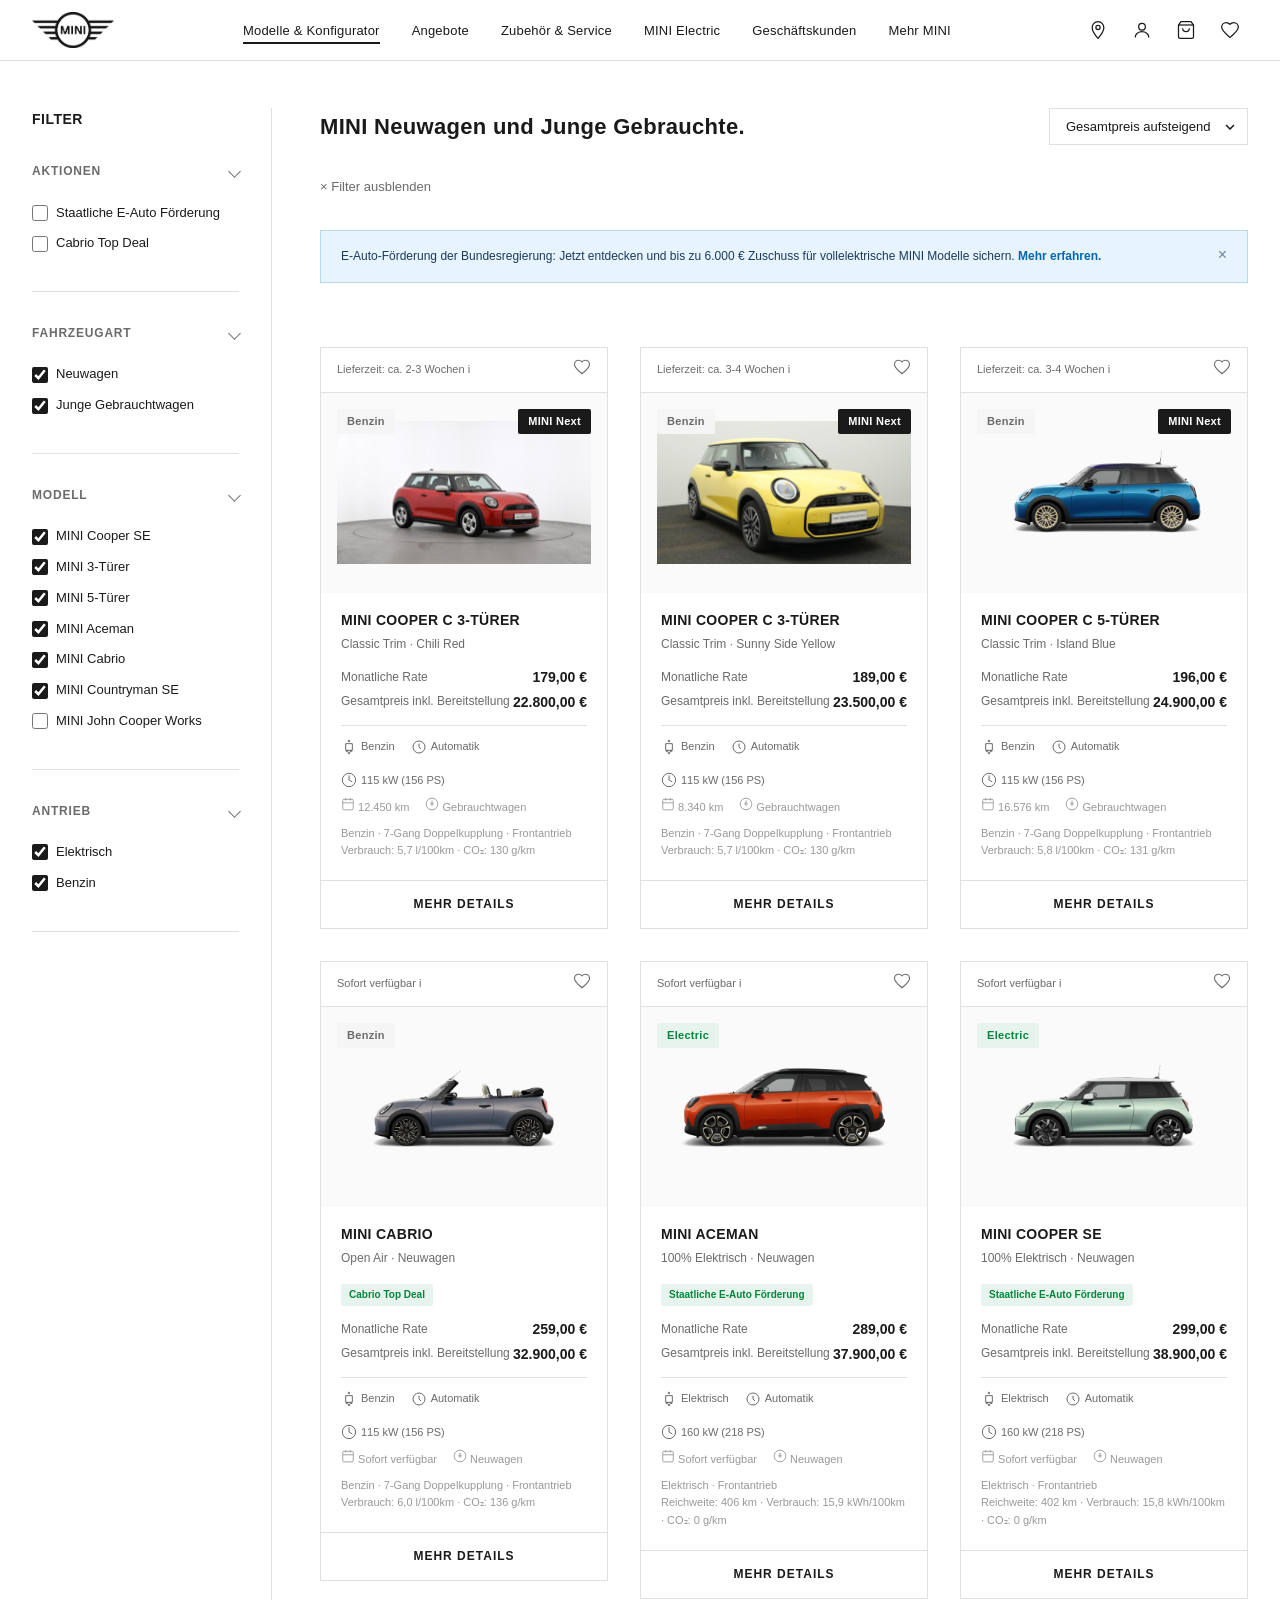
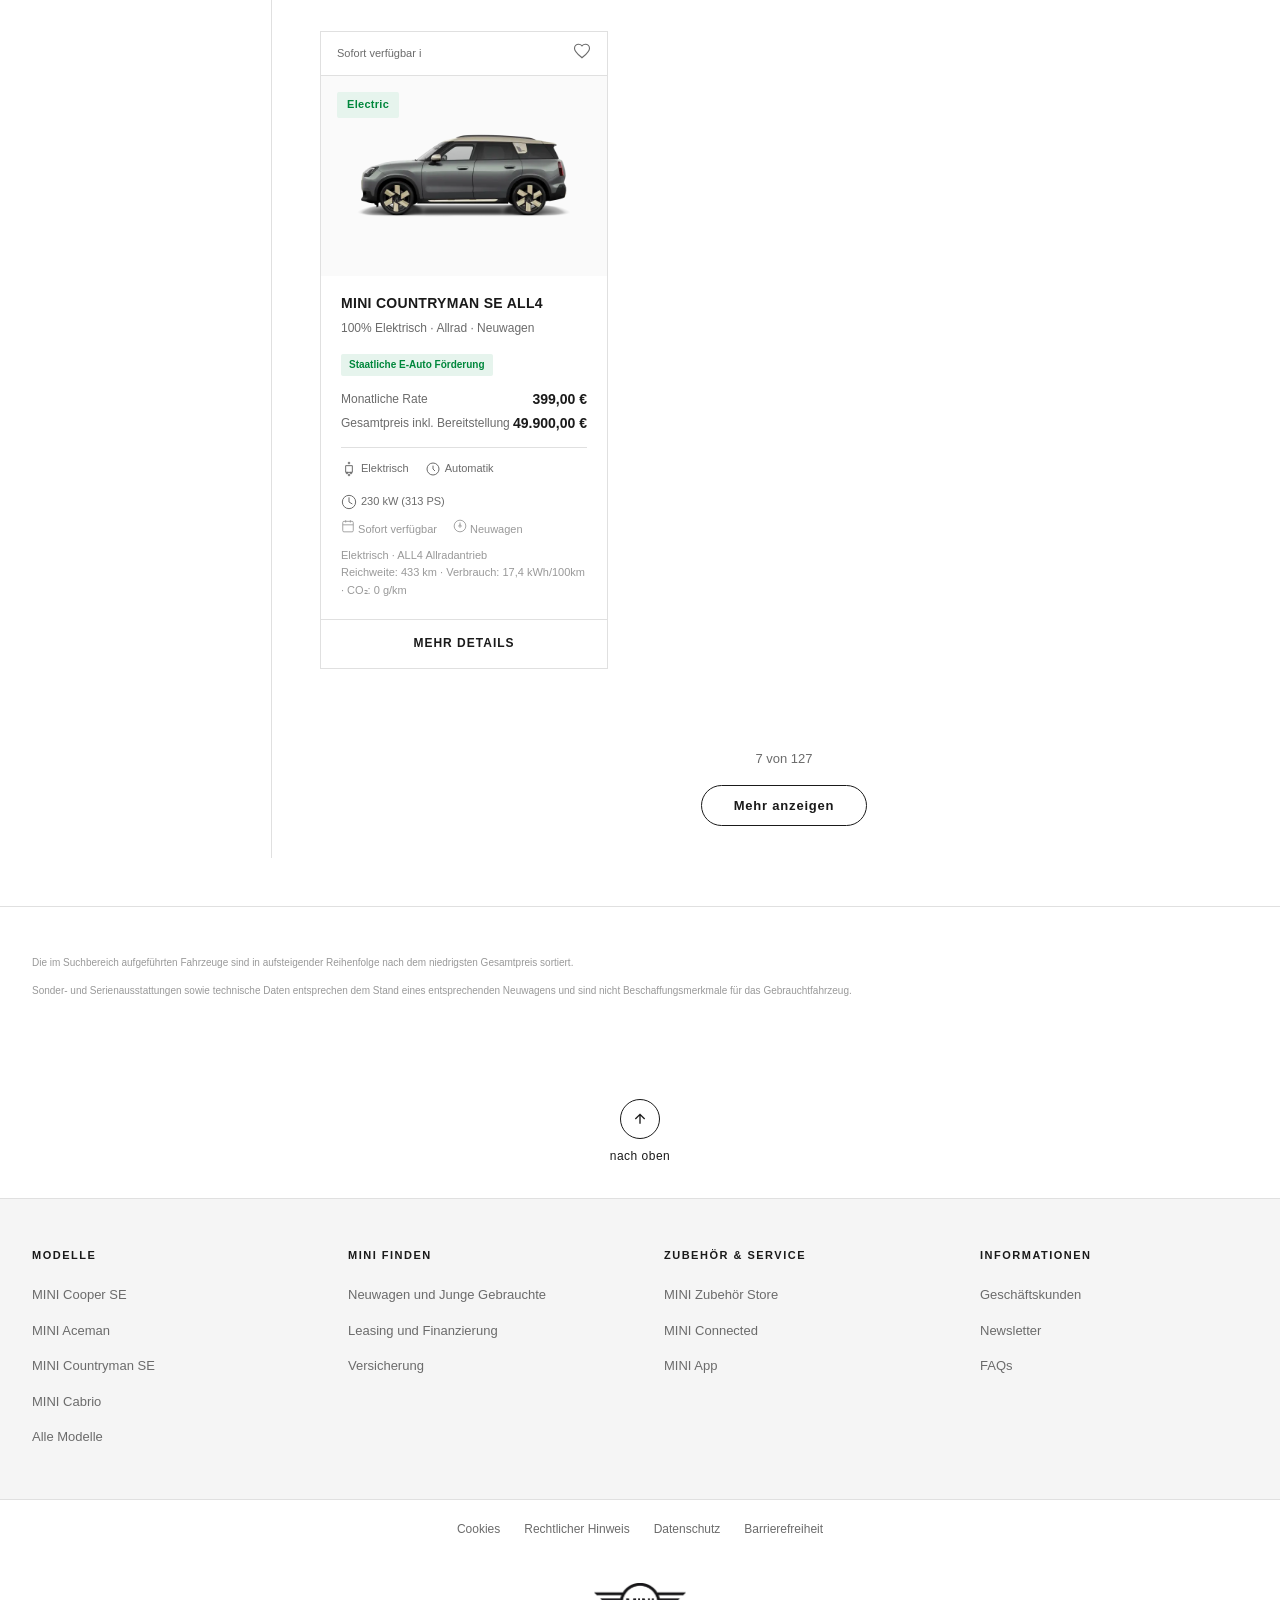
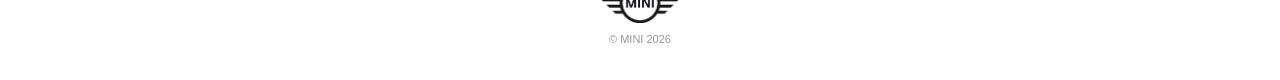
<file: modelle/index.html>
<!DOCTYPE html>
<html lang="de">
<head>
  <meta charset="UTF-8">
  <meta name="viewport" content="width=device-width, initial-scale=1.0">
  <title>MINI Modelle &amp; Konfigurator | Alle Modelle im Ueberblick</title>
  <link rel="stylesheet" href="../css/style.css">
  <script src="https://cdn.c360a.salesforce.com/beacon/c360a/906a82c2-1f12-4fd1-b5c3-c52b784fb770/scripts/c360a.min.js"></script>
  <link rel="icon" type="image/jpeg" href="../images/mini-wing-logo.jpg">
</head>
<body>

  <nav class="nav nav-scrolled">
    <div class="nav-container">
      <a href="../index.html" class="nav-logo">
        <img src="../images/mini-wing-logo.jpg" alt="MINI" class="nav-logo-img">
      </a>
      <ul class="nav-links">
        <li><a href="index.html" class="active">Modelle &amp; Konfigurator</a></li>
        <li><a href="index.html">Angebote</a></li>
        <li><a href="#">Zubeh&#246;r &amp; Service</a></li>
        <li><a href="cooper-se.html">MINI Electric</a></li>
        <li><a href="#">Gesch&#228;ftskunden</a></li>
        <li><a href="#">Mehr MINI</a></li>
      </ul>
      <div class="nav-icons">
        <a href="#" aria-label="Standort">
          <svg viewBox="0 0 24 24" fill="none" stroke="#1a1a1a" stroke-width="1.5"><path d="M12 2C8.13 2 5 5.13 5 9c0 5.25 7 13 7 13s7-7.75 7-13c0-3.87-3.13-7-7-7z"/><circle cx="12" cy="9" r="2.5"/></svg>
        </a>
        <a href="#" aria-label="Konto">
          <svg viewBox="0 0 24 24" fill="none" stroke="#1a1a1a" stroke-width="1.5"><circle cx="12" cy="8" r="4"/><path d="M4 21v-1c0-3.31 3.58-6 8-6s8 2.69 8 6v1"/></svg>
        </a>
        <a href="#" aria-label="Warenkorb">
          <svg viewBox="0 0 24 24" fill="none" stroke="#1a1a1a" stroke-width="1.5"><path d="M6 2L3 6v14a2 2 0 002 2h14a2 2 0 002-2V6l-3-4z"/><line x1="3" y1="6" x2="21" y2="6"/><path d="M16 10a4 4 0 01-8 0"/></svg>
        </a>
        <a href="#" aria-label="Merkliste">
          <svg viewBox="0 0 24 24" fill="none" stroke="#1a1a1a" stroke-width="1.5"><path d="M12 21l-1.45-1.32C5.4 15.36 2 12.28 2 8.5 2 5.42 4.42 3 7.5 3c1.74 0 3.41.81 4.5 2.09C13.09 3.81 14.76 3 16.5 3 19.58 3 22 5.42 22 8.5c0 3.78-3.4 6.86-8.55 11.18L12 21z"/></svg>
        </a>
      </div>
      <button class="nav-toggle" aria-label="Toggle navigation">
        <span></span>
        <span></span>
        <span></span>
      </button>
    </div>
  </nav>

  <main>
    <div class="model-listing-layout">
      <aside class="filter-sidebar">
        <h2>Filter</h2>
        <div class="filter-group">
          <h3>Aktionen</h3>
          <label><input type="checkbox"> Staatliche E-Auto F&#246;rderung</label>
          <label><input type="checkbox"> Cabrio Top Deal</label>
        </div>
        <div class="filter-group">
          <h3>Fahrzeugart</h3>
          <label><input type="checkbox" checked> Neuwagen</label>
          <label><input type="checkbox" checked> Junge Gebrauchtwagen</label>
        </div>
        <div class="filter-group">
          <h3>Modell</h3>
          <label><input type="checkbox" checked> MINI Cooper SE</label>
          <label><input type="checkbox" checked> MINI 3-T&#252;rer</label>
          <label><input type="checkbox" checked> MINI 5-T&#252;rer</label>
          <label><input type="checkbox" checked> MINI Aceman</label>
          <label><input type="checkbox" checked> MINI Cabrio</label>
          <label><input type="checkbox" checked> MINI Countryman SE</label>
          <label><input type="checkbox"> MINI John Cooper Works</label>
        </div>
        <div class="filter-group">
          <h3>Antrieb</h3>
          <label><input type="checkbox" checked> Elektrisch</label>
          <label><input type="checkbox" checked> Benzin</label>
        </div>
      </aside>

      <div>
        <div class="model-listing-header">
          <h1>MINI Neuwagen und Junge Gebrauchte.</h1>
          <select class="sort-dropdown">
            <option>Gesamtpreis aufsteigend</option>
            <option>Gesamtpreis absteigend</option>
            <option>Monatliche Rate</option>
          </select>
        </div>

        <span class="filter-toggle-link">&times; Filter ausblenden</span>

        <div class="info-banner">
          <p>E-Auto-F&#246;rderung der Bundesregierung: Jetzt entdecken und bis zu 6.000 &#8364; Zuschuss f&#252;r vollelektrische MINI Modelle sichern. <a href="cooper-se.html">Mehr erfahren.</a></p>
          <span class="close-btn">&times;</span>
        </div>

        <div class="model-selection-grid">

          <!-- 1. MINI Cooper C 3-Tuerer Red - 22.800 EUR -->
          <a href="cooper-3door.html" class="model-card" data-model-id="mini-cooper-3door-red" data-model-name="MINI Cooper C 3-Tuerer" data-model-price="22800" data-model-drivetrain="Combustion">
            <div class="model-card-delivery">
              <span>Lieferzeit: ca. 2-3 Wochen <span class="info-icon">i</span></span>
              <span class="heart-icon"><svg viewBox="0 0 24 24" fill="none" stroke="currentColor" stroke-width="1.5"><path d="M12 21l-1.45-1.32C5.4 15.36 2 12.28 2 8.5 2 5.42 4.42 3 7.5 3c1.74 0 3.41.81 4.5 2.09C13.09 3.81 14.76 3 16.5 3 19.58 3 22 5.42 22 8.5c0 3.78-3.4 6.86-8.55 11.18L12 21z"/></svg></span>
            </div>
            <div class="model-card-image">
              <img src="../images/listing-cooper-3door-red.jpg" alt="MINI Cooper C 3-Tuerer Rot">
              <span class="model-card-badge badge-combustion">Benzin</span>
              <span class="badge-mini-next">MINI Next</span>
            </div>
            <div class="model-card-content">
              <h3>MINI Cooper C 3-T&#252;rer</h3>
              <p class="trim">Classic Trim &middot; Chili Red</p>
              <div class="model-card-price-row">
                <span class="price-label">Monatliche Rate</span>
                <span class="price-value">179,00 &#8364;</span>
              </div>
              <div class="model-card-price-row">
                <span class="price-label">Gesamtpreis inkl. Bereitstellung</span>
                <span class="price-value">22.800,00 &#8364;</span>
              </div>
              <div class="model-card-specs">
                <span class="spec-icon"><svg viewBox="0 0 24 24"><path d="M13 2v2h-2V2h2zm0 18v2h-2v-2h2zm-3-1H8v-2h2v2zm6 0h-2v-2h2v2zM7 7v10h10V7H7z"/></svg> Benzin</span>
                <span class="spec-icon"><svg viewBox="0 0 24 24"><circle cx="12" cy="12" r="9"/><path d="M12 7v5l3 3"/></svg> Automatik</span>
                <span class="spec-icon"><svg viewBox="0 0 24 24"><path d="M12 2a10 10 0 100 20 10 10 0 000-20zm0 3v7l5 3"/></svg> 115 kW (156 PS)</span>
              </div>
              <div class="model-card-specs-secondary">
                <span class="spec-icon"><svg viewBox="0 0 24 24"><rect x="3" y="4" width="18" height="18" rx="2"/><path d="M16 2v4M8 2v4M3 10h18"/></svg> 12.450 km</span>
                <span class="spec-icon"><svg viewBox="0 0 24 24"><circle cx="12" cy="12" r="10"/><path d="M12 6v6"/><circle cx="12" cy="12" r="2"/></svg> Gebrauchtwagen</span>
              </div>
              <div class="model-card-details">
                Benzin &middot; 7-Gang Doppelkupplung &middot; Frontantrieb<br>
                Verbrauch: 5,7 l/100km &middot; CO&#8322;: 130 g/km
              </div>
            </div>
            <span class="model-card-button">Mehr Details</span>
          </a>

          <!-- 2. MINI Cooper C 3-Tuerer Yellow - 23.500 EUR -->
          <a href="cooper-3door.html" class="model-card" data-model-id="mini-cooper-3door-yellow" data-model-name="MINI Cooper C 3-Tuerer" data-model-price="23500" data-model-drivetrain="Combustion">
            <div class="model-card-delivery">
              <span>Lieferzeit: ca. 3-4 Wochen <span class="info-icon">i</span></span>
              <span class="heart-icon"><svg viewBox="0 0 24 24" fill="none" stroke="currentColor" stroke-width="1.5"><path d="M12 21l-1.45-1.32C5.4 15.36 2 12.28 2 8.5 2 5.42 4.42 3 7.5 3c1.74 0 3.41.81 4.5 2.09C13.09 3.81 14.76 3 16.5 3 19.58 3 22 5.42 22 8.5c0 3.78-3.4 6.86-8.55 11.18L12 21z"/></svg></span>
            </div>
            <div class="model-card-image">
              <img src="../images/listing-cooper-3door-yellow.jpg" alt="MINI Cooper C 3-Tuerer Gelb">
              <span class="model-card-badge badge-combustion">Benzin</span>
              <span class="badge-mini-next">MINI Next</span>
            </div>
            <div class="model-card-content">
              <h3>MINI Cooper C 3-T&#252;rer</h3>
              <p class="trim">Classic Trim &middot; Sunny Side Yellow</p>
              <div class="model-card-price-row">
                <span class="price-label">Monatliche Rate</span>
                <span class="price-value">189,00 &#8364;</span>
              </div>
              <div class="model-card-price-row">
                <span class="price-label">Gesamtpreis inkl. Bereitstellung</span>
                <span class="price-value">23.500,00 &#8364;</span>
              </div>
              <div class="model-card-specs">
                <span class="spec-icon"><svg viewBox="0 0 24 24"><path d="M13 2v2h-2V2h2zm0 18v2h-2v-2h2zm-3-1H8v-2h2v2zm6 0h-2v-2h2v2zM7 7v10h10V7H7z"/></svg> Benzin</span>
                <span class="spec-icon"><svg viewBox="0 0 24 24"><circle cx="12" cy="12" r="9"/><path d="M12 7v5l3 3"/></svg> Automatik</span>
                <span class="spec-icon"><svg viewBox="0 0 24 24"><path d="M12 2a10 10 0 100 20 10 10 0 000-20zm0 3v7l5 3"/></svg> 115 kW (156 PS)</span>
              </div>
              <div class="model-card-specs-secondary">
                <span class="spec-icon"><svg viewBox="0 0 24 24"><rect x="3" y="4" width="18" height="18" rx="2"/><path d="M16 2v4M8 2v4M3 10h18"/></svg> 8.340 km</span>
                <span class="spec-icon"><svg viewBox="0 0 24 24"><circle cx="12" cy="12" r="10"/><path d="M12 6v6"/><circle cx="12" cy="12" r="2"/></svg> Gebrauchtwagen</span>
              </div>
              <div class="model-card-details">
                Benzin &middot; 7-Gang Doppelkupplung &middot; Frontantrieb<br>
                Verbrauch: 5,7 l/100km &middot; CO&#8322;: 130 g/km
              </div>
            </div>
            <span class="model-card-button">Mehr Details</span>
          </a>

          <!-- 3. MINI Cooper C 5-Tuerer - 24.900 EUR -->
          <a href="cooper-5door.html" class="model-card" data-model-id="mini-cooper-5door" data-model-name="MINI Cooper C 5-Tuerer" data-model-price="24900" data-model-drivetrain="Combustion">
            <div class="model-card-delivery">
              <span>Lieferzeit: ca. 3-4 Wochen <span class="info-icon">i</span></span>
              <span class="heart-icon"><svg viewBox="0 0 24 24" fill="none" stroke="currentColor" stroke-width="1.5"><path d="M12 21l-1.45-1.32C5.4 15.36 2 12.28 2 8.5 2 5.42 4.42 3 7.5 3c1.74 0 3.41.81 4.5 2.09C13.09 3.81 14.76 3 16.5 3 19.58 3 22 5.42 22 8.5c0 3.78-3.4 6.86-8.55 11.18L12 21z"/></svg></span>
            </div>
            <div class="model-card-image">
              <img src="../images/circle-cooper-5door.jpg" alt="MINI Cooper C 5-Tuerer">
              <span class="model-card-badge badge-combustion">Benzin</span>
              <span class="badge-mini-next">MINI Next</span>
            </div>
            <div class="model-card-content">
              <h3>MINI Cooper C 5-T&#252;rer</h3>
              <p class="trim">Classic Trim &middot; Island Blue</p>
              <div class="model-card-price-row">
                <span class="price-label">Monatliche Rate</span>
                <span class="price-value">196,00 &#8364;</span>
              </div>
              <div class="model-card-price-row">
                <span class="price-label">Gesamtpreis inkl. Bereitstellung</span>
                <span class="price-value">24.900,00 &#8364;</span>
              </div>
              <div class="model-card-specs">
                <span class="spec-icon"><svg viewBox="0 0 24 24"><path d="M13 2v2h-2V2h2zm0 18v2h-2v-2h2zm-3-1H8v-2h2v2zm6 0h-2v-2h2v2zM7 7v10h10V7H7z"/></svg> Benzin</span>
                <span class="spec-icon"><svg viewBox="0 0 24 24"><circle cx="12" cy="12" r="9"/><path d="M12 7v5l3 3"/></svg> Automatik</span>
                <span class="spec-icon"><svg viewBox="0 0 24 24"><path d="M12 2a10 10 0 100 20 10 10 0 000-20zm0 3v7l5 3"/></svg> 115 kW (156 PS)</span>
              </div>
              <div class="model-card-specs-secondary">
                <span class="spec-icon"><svg viewBox="0 0 24 24"><rect x="3" y="4" width="18" height="18" rx="2"/><path d="M16 2v4M8 2v4M3 10h18"/></svg> 16.576 km</span>
                <span class="spec-icon"><svg viewBox="0 0 24 24"><circle cx="12" cy="12" r="10"/><path d="M12 6v6"/><circle cx="12" cy="12" r="2"/></svg> Gebrauchtwagen</span>
              </div>
              <div class="model-card-details">
                Benzin &middot; 7-Gang Doppelkupplung &middot; Frontantrieb<br>
                Verbrauch: 5,8 l/100km &middot; CO&#8322;: 131 g/km
              </div>
            </div>
            <span class="model-card-button">Mehr Details</span>
          </a>

          <!-- 4. MINI Cabrio - 32.900 EUR -->
          <a href="cabrio.html" class="model-card" data-model-id="mini-cabrio" data-model-name="MINI Cabrio" data-model-price="32900" data-model-drivetrain="Combustion">
            <div class="model-card-delivery">
              <span>Sofort verf&#252;gbar <span class="info-icon">i</span></span>
              <span class="heart-icon"><svg viewBox="0 0 24 24" fill="none" stroke="currentColor" stroke-width="1.5"><path d="M12 21l-1.45-1.32C5.4 15.36 2 12.28 2 8.5 2 5.42 4.42 3 7.5 3c1.74 0 3.41.81 4.5 2.09C13.09 3.81 14.76 3 16.5 3 19.58 3 22 5.42 22 8.5c0 3.78-3.4 6.86-8.55 11.18L12 21z"/></svg></span>
            </div>
            <div class="model-card-image">
              <img src="../images/circle-cabrio.jpg" alt="MINI Cabrio">
              <span class="model-card-badge badge-combustion">Benzin</span>
            </div>
            <div class="model-card-content">
              <h3>MINI Cabrio</h3>
              <p class="trim">Open Air &middot; Neuwagen</p>
              <span class="badge-promo">Cabrio Top Deal</span>
              <div class="model-card-price-row">
                <span class="price-label">Monatliche Rate</span>
                <span class="price-value">259,00 &#8364;</span>
              </div>
              <div class="model-card-price-row">
                <span class="price-label">Gesamtpreis inkl. Bereitstellung</span>
                <span class="price-value">32.900,00 &#8364;</span>
              </div>
              <div class="model-card-specs">
                <span class="spec-icon"><svg viewBox="0 0 24 24"><path d="M13 2v2h-2V2h2zm0 18v2h-2v-2h2zm-3-1H8v-2h2v2zm6 0h-2v-2h2v2zM7 7v10h10V7H7z"/></svg> Benzin</span>
                <span class="spec-icon"><svg viewBox="0 0 24 24"><circle cx="12" cy="12" r="9"/><path d="M12 7v5l3 3"/></svg> Automatik</span>
                <span class="spec-icon"><svg viewBox="0 0 24 24"><path d="M12 2a10 10 0 100 20 10 10 0 000-20zm0 3v7l5 3"/></svg> 115 kW (156 PS)</span>
              </div>
              <div class="model-card-specs-secondary">
                <span class="spec-icon"><svg viewBox="0 0 24 24"><rect x="3" y="4" width="18" height="18" rx="2"/><path d="M16 2v4M8 2v4M3 10h18"/></svg> Sofort verf&#252;gbar</span>
                <span class="spec-icon"><svg viewBox="0 0 24 24"><circle cx="12" cy="12" r="10"/><path d="M12 6v6"/><circle cx="12" cy="12" r="2"/></svg> Neuwagen</span>
              </div>
              <div class="model-card-details">
                Benzin &middot; 7-Gang Doppelkupplung &middot; Frontantrieb<br>
                Verbrauch: 6,0 l/100km &middot; CO&#8322;: 136 g/km
              </div>
            </div>
            <span class="model-card-button">Mehr Details</span>
          </a>

          <!-- 5. MINI Aceman - 37.900 EUR -->
          <a href="aceman.html" class="model-card" data-model-id="mini-aceman" data-model-name="MINI Aceman" data-model-price="37900" data-model-drivetrain="Electric">
            <div class="model-card-delivery">
              <span>Sofort verf&#252;gbar <span class="info-icon">i</span></span>
              <span class="heart-icon"><svg viewBox="0 0 24 24" fill="none" stroke="currentColor" stroke-width="1.5"><path d="M12 21l-1.45-1.32C5.4 15.36 2 12.28 2 8.5 2 5.42 4.42 3 7.5 3c1.74 0 3.41.81 4.5 2.09C13.09 3.81 14.76 3 16.5 3 19.58 3 22 5.42 22 8.5c0 3.78-3.4 6.86-8.55 11.18L12 21z"/></svg></span>
            </div>
            <div class="model-card-image">
              <img src="../images/circle-aceman.jpg" alt="MINI Aceman">
              <span class="model-card-badge badge-electric">Electric</span>
            </div>
            <div class="model-card-content">
              <h3>MINI Aceman</h3>
              <p class="trim">100% Elektrisch &middot; Neuwagen</p>
              <span class="badge-promo">Staatliche E-Auto F&#246;rderung</span>
              <div class="model-card-price-row">
                <span class="price-label">Monatliche Rate</span>
                <span class="price-value">289,00 &#8364;</span>
              </div>
              <div class="model-card-price-row">
                <span class="price-label">Gesamtpreis inkl. Bereitstellung</span>
                <span class="price-value">37.900,00 &#8364;</span>
              </div>
              <div class="model-card-specs">
                <span class="spec-icon"><svg viewBox="0 0 24 24"><path d="M13 2v2h-2V2h2zm0 18v2h-2v-2h2zm-3-1H8v-2h2v2zm6 0h-2v-2h2v2zM7 7v10h10V7H7z"/></svg> Elektrisch</span>
                <span class="spec-icon"><svg viewBox="0 0 24 24"><circle cx="12" cy="12" r="9"/><path d="M12 7v5l3 3"/></svg> Automatik</span>
                <span class="spec-icon"><svg viewBox="0 0 24 24"><path d="M12 2a10 10 0 100 20 10 10 0 000-20zm0 3v7l5 3"/></svg> 160 kW (218 PS)</span>
              </div>
              <div class="model-card-specs-secondary">
                <span class="spec-icon"><svg viewBox="0 0 24 24"><rect x="3" y="4" width="18" height="18" rx="2"/><path d="M16 2v4M8 2v4M3 10h18"/></svg> Sofort verf&#252;gbar</span>
                <span class="spec-icon"><svg viewBox="0 0 24 24"><circle cx="12" cy="12" r="10"/><path d="M12 6v6"/><circle cx="12" cy="12" r="2"/></svg> Neuwagen</span>
              </div>
              <div class="model-card-details">
                Elektrisch &middot; Frontantrieb<br>
                Reichweite: 406 km &middot; Verbrauch: 15,9 kWh/100km &middot; CO&#8322;: 0 g/km
              </div>
            </div>
            <span class="model-card-button">Mehr Details</span>
          </a>

          <!-- 6. MINI Cooper SE - 38.900 EUR -->
          <a href="cooper-se.html" class="model-card" data-model-id="mini-cooper-se" data-model-name="MINI Cooper SE" data-model-price="38900" data-model-drivetrain="Electric">
            <div class="model-card-delivery">
              <span>Sofort verf&#252;gbar <span class="info-icon">i</span></span>
              <span class="heart-icon"><svg viewBox="0 0 24 24" fill="none" stroke="currentColor" stroke-width="1.5"><path d="M12 21l-1.45-1.32C5.4 15.36 2 12.28 2 8.5 2 5.42 4.42 3 7.5 3c1.74 0 3.41.81 4.5 2.09C13.09 3.81 14.76 3 16.5 3 19.58 3 22 5.42 22 8.5c0 3.78-3.4 6.86-8.55 11.18L12 21z"/></svg></span>
            </div>
            <div class="model-card-image">
              <img src="../images/circle-cooper-3door.jpg" alt="MINI Cooper SE">
              <span class="model-card-badge badge-electric">Electric</span>
            </div>
            <div class="model-card-content">
              <h3>MINI Cooper SE</h3>
              <p class="trim">100% Elektrisch &middot; Neuwagen</p>
              <span class="badge-promo">Staatliche E-Auto F&#246;rderung</span>
              <div class="model-card-price-row">
                <span class="price-label">Monatliche Rate</span>
                <span class="price-value">299,00 &#8364;</span>
              </div>
              <div class="model-card-price-row">
                <span class="price-label">Gesamtpreis inkl. Bereitstellung</span>
                <span class="price-value">38.900,00 &#8364;</span>
              </div>
              <div class="model-card-specs">
                <span class="spec-icon"><svg viewBox="0 0 24 24"><path d="M13 2v2h-2V2h2zm0 18v2h-2v-2h2zm-3-1H8v-2h2v2zm6 0h-2v-2h2v2zM7 7v10h10V7H7z"/></svg> Elektrisch</span>
                <span class="spec-icon"><svg viewBox="0 0 24 24"><circle cx="12" cy="12" r="9"/><path d="M12 7v5l3 3"/></svg> Automatik</span>
                <span class="spec-icon"><svg viewBox="0 0 24 24"><path d="M12 2a10 10 0 100 20 10 10 0 000-20zm0 3v7l5 3"/></svg> 160 kW (218 PS)</span>
              </div>
              <div class="model-card-specs-secondary">
                <span class="spec-icon"><svg viewBox="0 0 24 24"><rect x="3" y="4" width="18" height="18" rx="2"/><path d="M16 2v4M8 2v4M3 10h18"/></svg> Sofort verf&#252;gbar</span>
                <span class="spec-icon"><svg viewBox="0 0 24 24"><circle cx="12" cy="12" r="10"/><path d="M12 6v6"/><circle cx="12" cy="12" r="2"/></svg> Neuwagen</span>
              </div>
              <div class="model-card-details">
                Elektrisch &middot; Frontantrieb<br>
                Reichweite: 402 km &middot; Verbrauch: 15,8 kWh/100km &middot; CO&#8322;: 0 g/km
              </div>
            </div>
            <span class="model-card-button">Mehr Details</span>
          </a>

          <!-- 7. MINI Countryman SE ALL4 - 49.900 EUR -->
          <a href="countryman-se.html" class="model-card" data-model-id="mini-countryman-se" data-model-name="MINI Countryman SE ALL4" data-model-price="49900" data-model-drivetrain="Electric">
            <div class="model-card-delivery">
              <span>Sofort verf&#252;gbar <span class="info-icon">i</span></span>
              <span class="heart-icon"><svg viewBox="0 0 24 24" fill="none" stroke="currentColor" stroke-width="1.5"><path d="M12 21l-1.45-1.32C5.4 15.36 2 12.28 2 8.5 2 5.42 4.42 3 7.5 3c1.74 0 3.41.81 4.5 2.09C13.09 3.81 14.76 3 16.5 3 19.58 3 22 5.42 22 8.5c0 3.78-3.4 6.86-8.55 11.18L12 21z"/></svg></span>
            </div>
            <div class="model-card-image">
              <img src="../images/circle-countryman.jpg" alt="MINI Countryman SE ALL4">
              <span class="model-card-badge badge-electric">Electric</span>
            </div>
            <div class="model-card-content">
              <h3>MINI Countryman SE ALL4</h3>
              <p class="trim">100% Elektrisch &middot; Allrad &middot; Neuwagen</p>
              <span class="badge-promo">Staatliche E-Auto F&#246;rderung</span>
              <div class="model-card-price-row">
                <span class="price-label">Monatliche Rate</span>
                <span class="price-value">399,00 &#8364;</span>
              </div>
              <div class="model-card-price-row">
                <span class="price-label">Gesamtpreis inkl. Bereitstellung</span>
                <span class="price-value">49.900,00 &#8364;</span>
              </div>
              <div class="model-card-specs">
                <span class="spec-icon"><svg viewBox="0 0 24 24"><path d="M13 2v2h-2V2h2zm0 18v2h-2v-2h2zm-3-1H8v-2h2v2zm6 0h-2v-2h2v2zM7 7v10h10V7H7z"/></svg> Elektrisch</span>
                <span class="spec-icon"><svg viewBox="0 0 24 24"><circle cx="12" cy="12" r="9"/><path d="M12 7v5l3 3"/></svg> Automatik</span>
                <span class="spec-icon"><svg viewBox="0 0 24 24"><path d="M12 2a10 10 0 100 20 10 10 0 000-20zm0 3v7l5 3"/></svg> 230 kW (313 PS)</span>
              </div>
              <div class="model-card-specs-secondary">
                <span class="spec-icon"><svg viewBox="0 0 24 24"><rect x="3" y="4" width="18" height="18" rx="2"/><path d="M16 2v4M8 2v4M3 10h18"/></svg> Sofort verf&#252;gbar</span>
                <span class="spec-icon"><svg viewBox="0 0 24 24"><circle cx="12" cy="12" r="10"/><path d="M12 6v6"/><circle cx="12" cy="12" r="2"/></svg> Neuwagen</span>
              </div>
              <div class="model-card-details">
                Elektrisch &middot; ALL4 Allradantrieb<br>
                Reichweite: 433 km &middot; Verbrauch: 17,4 kWh/100km &middot; CO&#8322;: 0 g/km
              </div>
            </div>
            <span class="model-card-button">Mehr Details</span>
          </a>

        </div>

        <div class="listing-pagination">
          <p>7 von 127</p>
          <button class="btn btn-outline listing-load-more">Mehr anzeigen</button>
        </div>
      </div>
    </div>

    <div class="legal-disclaimer">
      <p>Die im Suchbereich aufgef&#252;hrten Fahrzeuge sind in aufsteigender Reihenfolge nach dem niedrigsten Gesamtpreis sortiert.</p>
      <p>Sonder- und Serienausstattungen sowie technische Daten entsprechen dem Stand eines entsprechenden Neuwagens und sind nicht Beschaffungsmerkmale f&#252;r das Gebrauchtfahrzeug.</p>
    </div>
  </main>

  <div class="back-to-top">
    <a href="#top">
      <span><svg viewBox="0 0 24 24"><path d="M12 19V5M5 12l7-7 7 7"/></svg></span>
      nach oben
    </a>
  </div>

  <footer class="footer">
    <div class="footer-main">
      <div class="footer-main-inner">
        <div class="footer-column">
          <h4>Modelle</h4>
          <ul>
            <li><a href="cooper-se.html">MINI Cooper SE</a></li>
            <li><a href="aceman.html">MINI Aceman</a></li>
            <li><a href="countryman-se.html">MINI Countryman SE</a></li>
            <li><a href="cabrio.html">MINI Cabrio</a></li>
            <li><a href="index.html">Alle Modelle</a></li>
          </ul>
        </div>
        <div class="footer-column">
          <h4>MINI Finden</h4>
          <ul>
            <li><a href="index.html">Neuwagen und Junge Gebrauchte</a></li>
            <li><a href="#">Leasing und Finanzierung</a></li>
            <li><a href="#">Versicherung</a></li>
          </ul>
        </div>
        <div class="footer-column">
          <h4>Zubeh&#246;r &amp; Service</h4>
          <ul>
            <li><a href="#">MINI Zubeh&#246;r Store</a></li>
            <li><a href="#">MINI Connected</a></li>
            <li><a href="#">MINI App</a></li>
          </ul>
        </div>
        <div class="footer-column">
          <h4>Informationen</h4>
          <ul>
            <li><a href="#">Gesch&#228;ftskunden</a></li>
            <li><a href="#">Newsletter</a></li>
            <li><a href="#">FAQs</a></li>
          </ul>
        </div>
      </div>
    </div>
    <div class="footer-legal">
      <div class="footer-legal-inner">
        <a href="#">Cookies</a>
        <a href="#">Rechtlicher Hinweis</a>
        <a href="#">Datenschutz</a>
        <a href="#">Barrierefreiheit</a>
      </div>
    </div>
    <div class="footer-copyright">
      <img src="../images/mini-wing-logo.jpg" alt="MINI" class="footer-logo-img">
      <p>&copy; MINI 2026</p>
    </div>
  </footer>

  <script src="../js/sitemap-config.js"></script>
  <script src="../js/main.js"></script>
  <script>
  (function() {
    var btn = document.querySelector('.listing-load-more');
    if (!btn) return;
    btn.addEventListener('click', function() {
      var grid = document.querySelector('.model-selection-grid');
      if (!grid) return;
      var cards = grid.querySelectorAll('.model-card');
      cards.forEach(function(card) {
        var clone = card.cloneNode(true);
        grid.appendChild(clone);
      });
      var counter = document.querySelector('.listing-pagination p');
      if (counter) {
        var total = grid.querySelectorAll('.model-card').length;
        counter.textContent = total + ' von 4.044';
      }
    });
  })();
  </script>
</body>
</html>
</file>
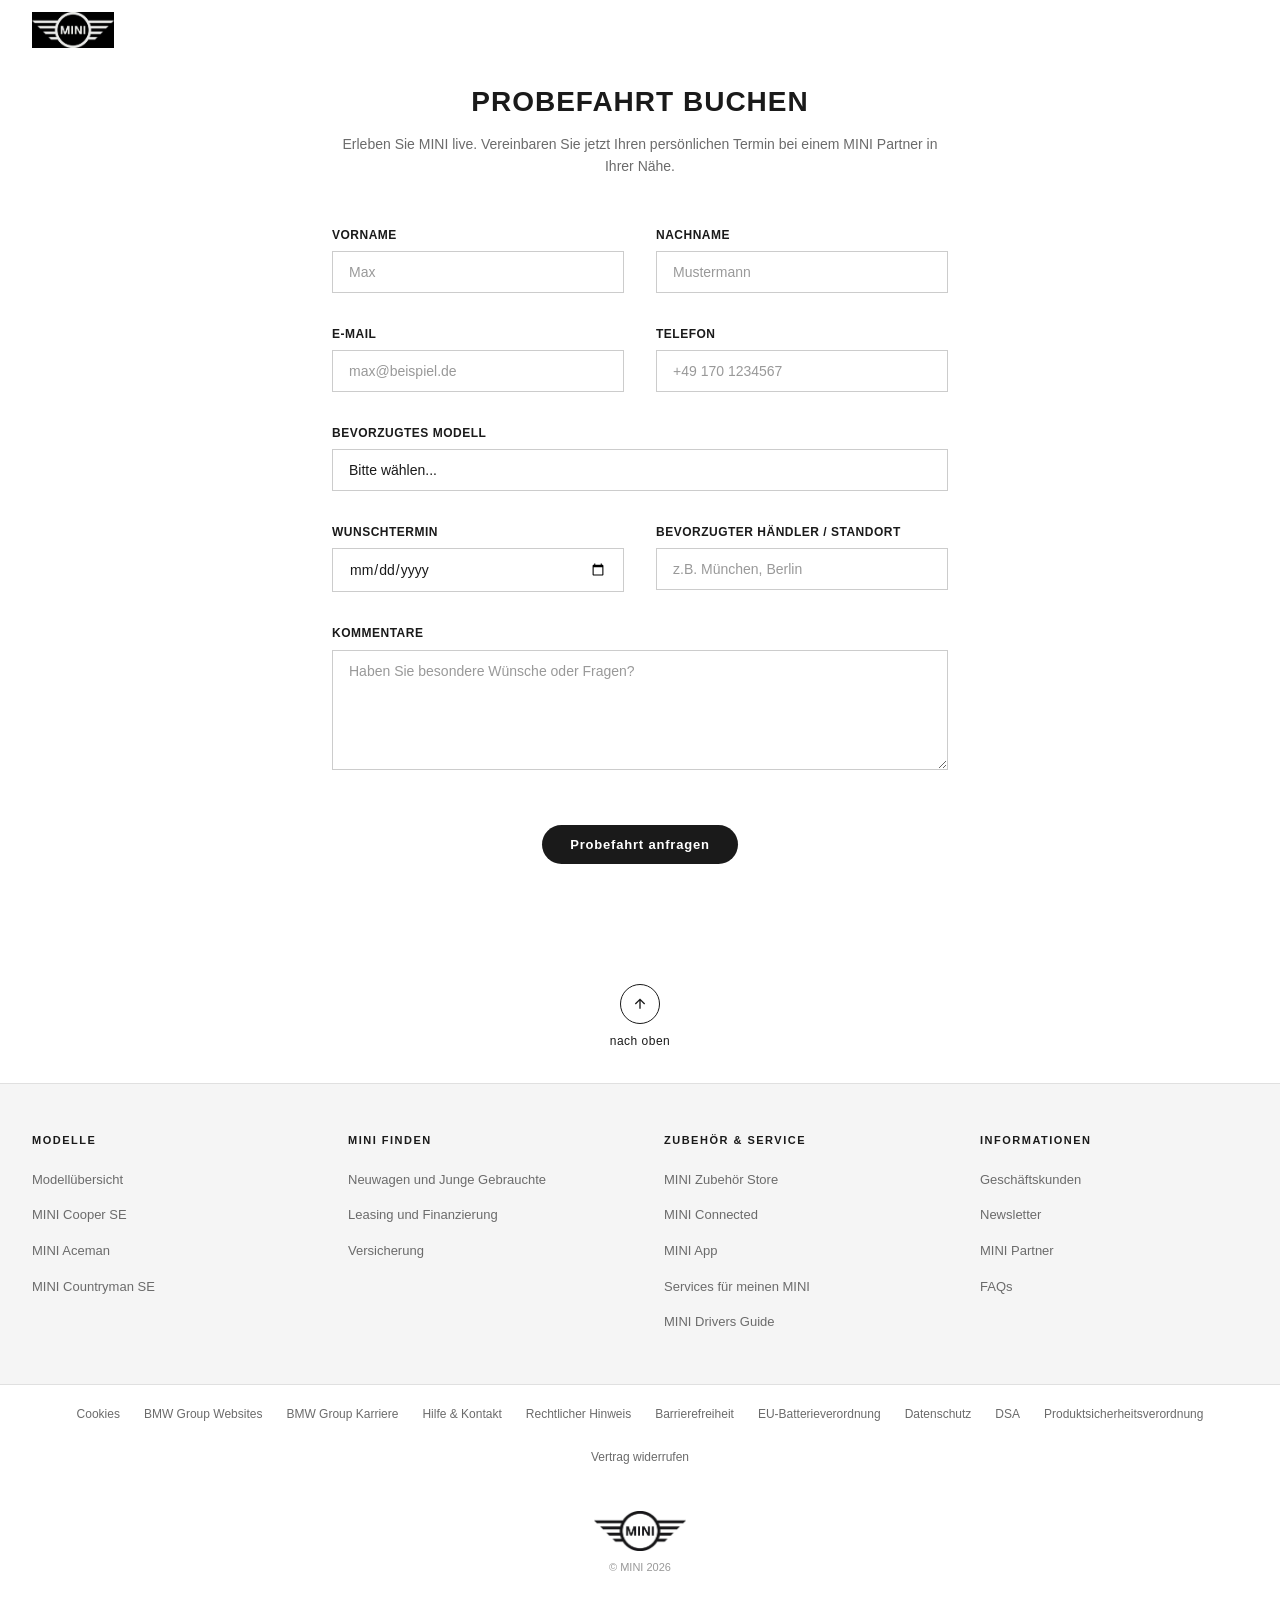
<file: test-drive.html>
<!DOCTYPE html>
<html lang="de">
<head>
  <meta charset="UTF-8">
  <meta name="viewport" content="width=device-width, initial-scale=1.0">
  <title>MINI Probefahrt - Jetzt Termin vereinbaren</title>
  <link rel="stylesheet" href="css/style.css">
  <script src="https://cdn.c360a.salesforce.com/beacon/c360a/906a82c2-1f12-4fd1-b5c3-c52b784fb770/scripts/c360a.min.js"></script>
</head>
<body>

  <nav class="nav">
    <div class="nav-container">
      <a href="index.html" class="nav-logo">
        <img src="images/mini-wing-logo.jpg" alt="MINI" class="nav-logo-img">
      </a>
      <ul class="nav-links">
        <li><a href="modelle/index.html">Modelle &amp; Konfigurator</a></li>
        <li><a href="modelle/index.html">Angebote</a></li>
        <li><a href="#">Zubeh&#246;r &amp; Service</a></li>
        <li><a href="modelle/cooper-se.html">MINI Electric</a></li>
        <li><a href="#">Gesch&#228;ftskunden</a></li>
        <li><a href="#">Mehr MINI</a></li>
      </ul>
      <div class="nav-icons">
        <a href="#" aria-label="Standort">
          <svg viewBox="0 0 24 24" fill="none" stroke="#1a1a1a" stroke-width="1.5"><path d="M12 2C8.13 2 5 5.13 5 9c0 5.25 7 13 7 13s7-7.75 7-13c0-3.87-3.13-7-7-7z"/><circle cx="12" cy="9" r="2.5"/></svg>
        </a>
        <a href="#" aria-label="Konto">
          <svg viewBox="0 0 24 24" fill="none" stroke="#1a1a1a" stroke-width="1.5"><circle cx="12" cy="8" r="4"/><path d="M4 21v-1c0-3.31 3.58-6 8-6s8 2.69 8 6v1"/></svg>
        </a>
        <a href="#" aria-label="Warenkorb">
          <svg viewBox="0 0 24 24" fill="none" stroke="#1a1a1a" stroke-width="1.5"><path d="M6 2L3 6v14a2 2 0 002 2h14a2 2 0 002-2V6l-3-4z"/><line x1="3" y1="6" x2="21" y2="6"/><path d="M16 10a4 4 0 01-8 0"/></svg>
        </a>
        <a href="#" aria-label="Merkliste">
          <svg viewBox="0 0 24 24" fill="none" stroke="#1a1a1a" stroke-width="1.5"><path d="M12 21l-1.45-1.32C5.4 15.36 2 12.28 2 8.5 2 5.42 4.42 3 7.5 3c1.74 0 3.41.81 4.5 2.09C13.09 3.81 14.76 3 16.5 3 19.58 3 22 5.42 22 8.5c0 3.78-3.4 6.86-8.55 11.18L12 21z"/></svg>
        </a>
      </div>
      <button class="nav-toggle" aria-label="Toggle navigation">
        <span></span>
        <span></span>
        <span></span>
      </button>
    </div>
  </nav>

  <main>
    <section class="form-container">
      <h1>Probefahrt buchen</h1>
      <p class="form-subtitle">Erleben Sie MINI live. Vereinbaren Sie jetzt Ihren pers&#246;nlichen Termin bei einem MINI Partner in Ihrer N&#228;he.</p>

      <form action="https://webto.salesforce.com/servlet/servlet.WebToLead?encoding=UTF-8" method="POST">
        <input type="hidden" name="oid" value="00Dg8000004YllNEAS">
        <input type="hidden" name="retURL" value="">

        <div class="form-row">
          <div class="form-group">
            <label for="first_name">Vorname</label>
            <input type="text" id="first_name" name="first_name" required placeholder="Max">
          </div>
          <div class="form-group">
            <label for="last_name">Nachname</label>
            <input type="text" id="last_name" name="last_name" required placeholder="Mustermann">
          </div>
        </div>

        <div class="form-row">
          <div class="form-group">
            <label for="email">E-Mail</label>
            <input type="email" id="email" name="email" required placeholder="max@beispiel.de">
          </div>
          <div class="form-group">
            <label for="phone">Telefon</label>
            <input type="tel" id="phone" name="phone" placeholder="+49 170 1234567">
          </div>
        </div>

        <div class="form-group">
          <label for="preferred_model">Bevorzugtes Modell</label>
          <select id="preferred_model" name="00Ng8000004MINI1" required>
            <option value="">Bitte w&#228;hlen...</option>
            <option value="MINI Cooper SE">MINI Cooper SE</option>
            <option value="MINI Aceman">MINI Aceman</option>
            <option value="MINI Countryman SE ALL4">MINI Countryman SE ALL4</option>
            <option value="MINI Cooper">MINI Cooper</option>
            <option value="MINI Cooper S">MINI Cooper S</option>
            <option value="MINI Countryman">MINI Countryman</option>
          </select>
        </div>

        <div class="form-row">
          <div class="form-group">
            <label for="preferred_date">Wunschtermin</label>
            <input type="date" id="preferred_date" name="00Ng8000004MINI2">
          </div>
          <div class="form-group">
            <label for="dealer_location">Bevorzugter H&#228;ndler / Standort</label>
            <input type="text" id="dealer_location" name="00Ng8000004MINI3" placeholder="z.B. M&#252;nchen, Berlin">
          </div>
        </div>

        <div class="form-group">
          <label for="description">Kommentare</label>
          <textarea id="description" name="description" placeholder="Haben Sie besondere W&#252;nsche oder Fragen?"></textarea>
        </div>

        <div class="form-submit">
          <button type="submit" class="btn btn-primary">Probefahrt anfragen</button>
        </div>
      </form>
    </section>
  </main>

  <div class="back-to-top">
    <a href="#top">
      <span><svg viewBox="0 0 24 24"><path d="M12 19V5M5 12l7-7 7 7"/></svg></span>
      nach oben
    </a>
  </div>

  <footer class="footer">
    <div class="footer-main">
      <div class="footer-main-inner">
        <div class="footer-column">
          <h4>Modelle</h4>
          <ul>
            <li><a href="modelle/index.html">Modell&#252;bersicht</a></li>
            <li><a href="modelle/cooper-se.html">MINI Cooper SE</a></li>
            <li><a href="modelle/aceman.html">MINI Aceman</a></li>
            <li><a href="modelle/countryman-se.html">MINI Countryman SE</a></li>
          </ul>
        </div>
        <div class="footer-column">
          <h4>MINI Finden</h4>
          <ul>
            <li><a href="modelle/index.html">Neuwagen und Junge Gebrauchte</a></li>
            <li><a href="#">Leasing und Finanzierung</a></li>
            <li><a href="#">Versicherung</a></li>
          </ul>
        </div>
        <div class="footer-column">
          <h4>Zubeh&#246;r &amp; Service</h4>
          <ul>
            <li><a href="#">MINI Zubeh&#246;r Store</a></li>
            <li><a href="#">MINI Connected</a></li>
            <li><a href="#">MINI App</a></li>
            <li><a href="#">Services f&#252;r meinen MINI</a></li>
            <li><a href="#">MINI Drivers Guide</a></li>
          </ul>
        </div>
        <div class="footer-column">
          <h4>Informationen</h4>
          <ul>
            <li><a href="#">Gesch&#228;ftskunden</a></li>
            <li><a href="#">Newsletter</a></li>
            <li><a href="#">MINI Partner</a></li>
            <li><a href="#">FAQs</a></li>
          </ul>
        </div>
      </div>
    </div>
    <div class="footer-legal">
      <div class="footer-legal-inner">
        <a href="#">Cookies</a>
        <a href="#">BMW Group Websites</a>
        <a href="#">BMW Group Karriere</a>
        <a href="#">Hilfe &amp; Kontakt</a>
        <a href="#">Rechtlicher Hinweis</a>
        <a href="#">Barrierefreiheit</a>
        <a href="#">EU-Batterieverordnung</a>
        <a href="#">Datenschutz</a>
        <a href="#">DSA</a>
        <a href="#">Produktsicherheitsverordnung</a>
        <a href="#">Vertrag widerrufen</a>
      </div>
    </div>
    <div class="footer-copyright">
      <img src="images/mini-wing-logo.jpg" alt="MINI" class="footer-logo-img">
      <p>&copy; MINI 2026</p>
    </div>
  </footer>

  <script src="js/sitemap-config.js"></script>
  <script src="js/main.js"></script>
  <script src="js/signup.js"></script>
</body>
</html>
</file>
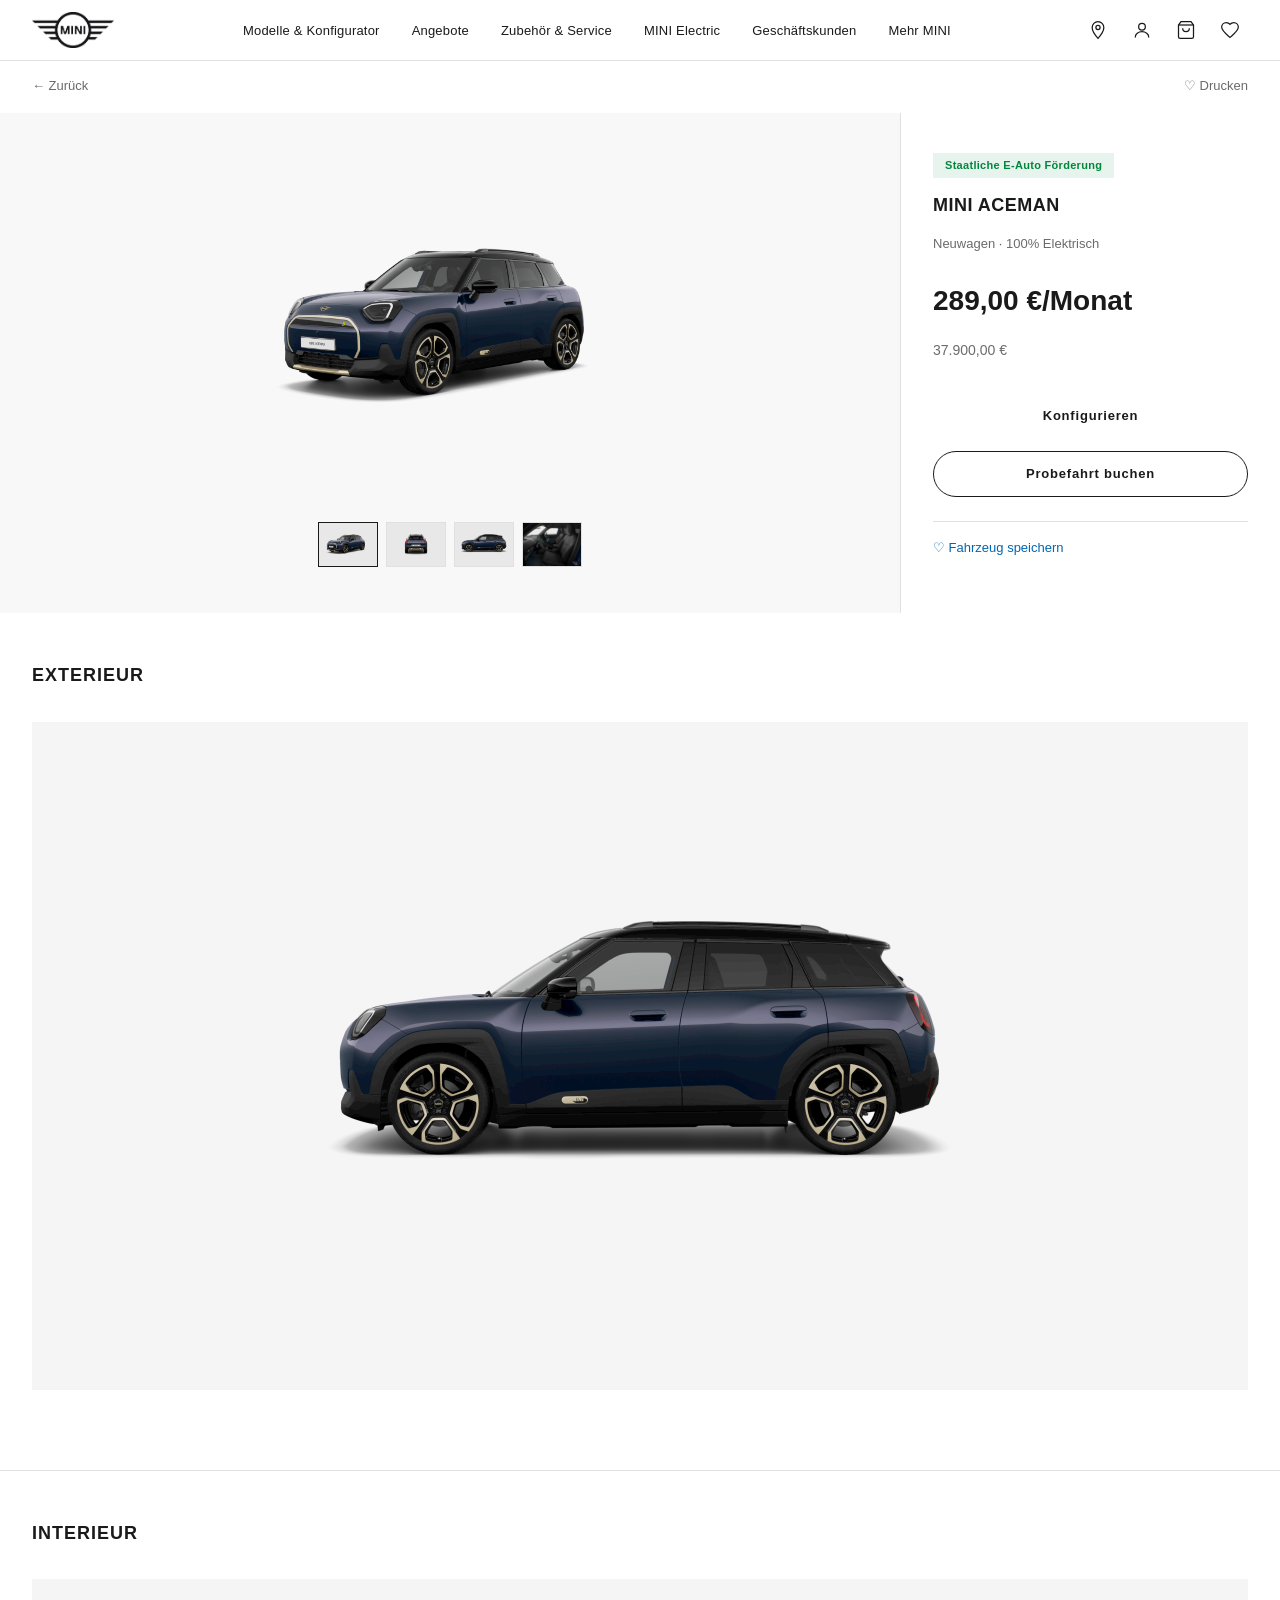
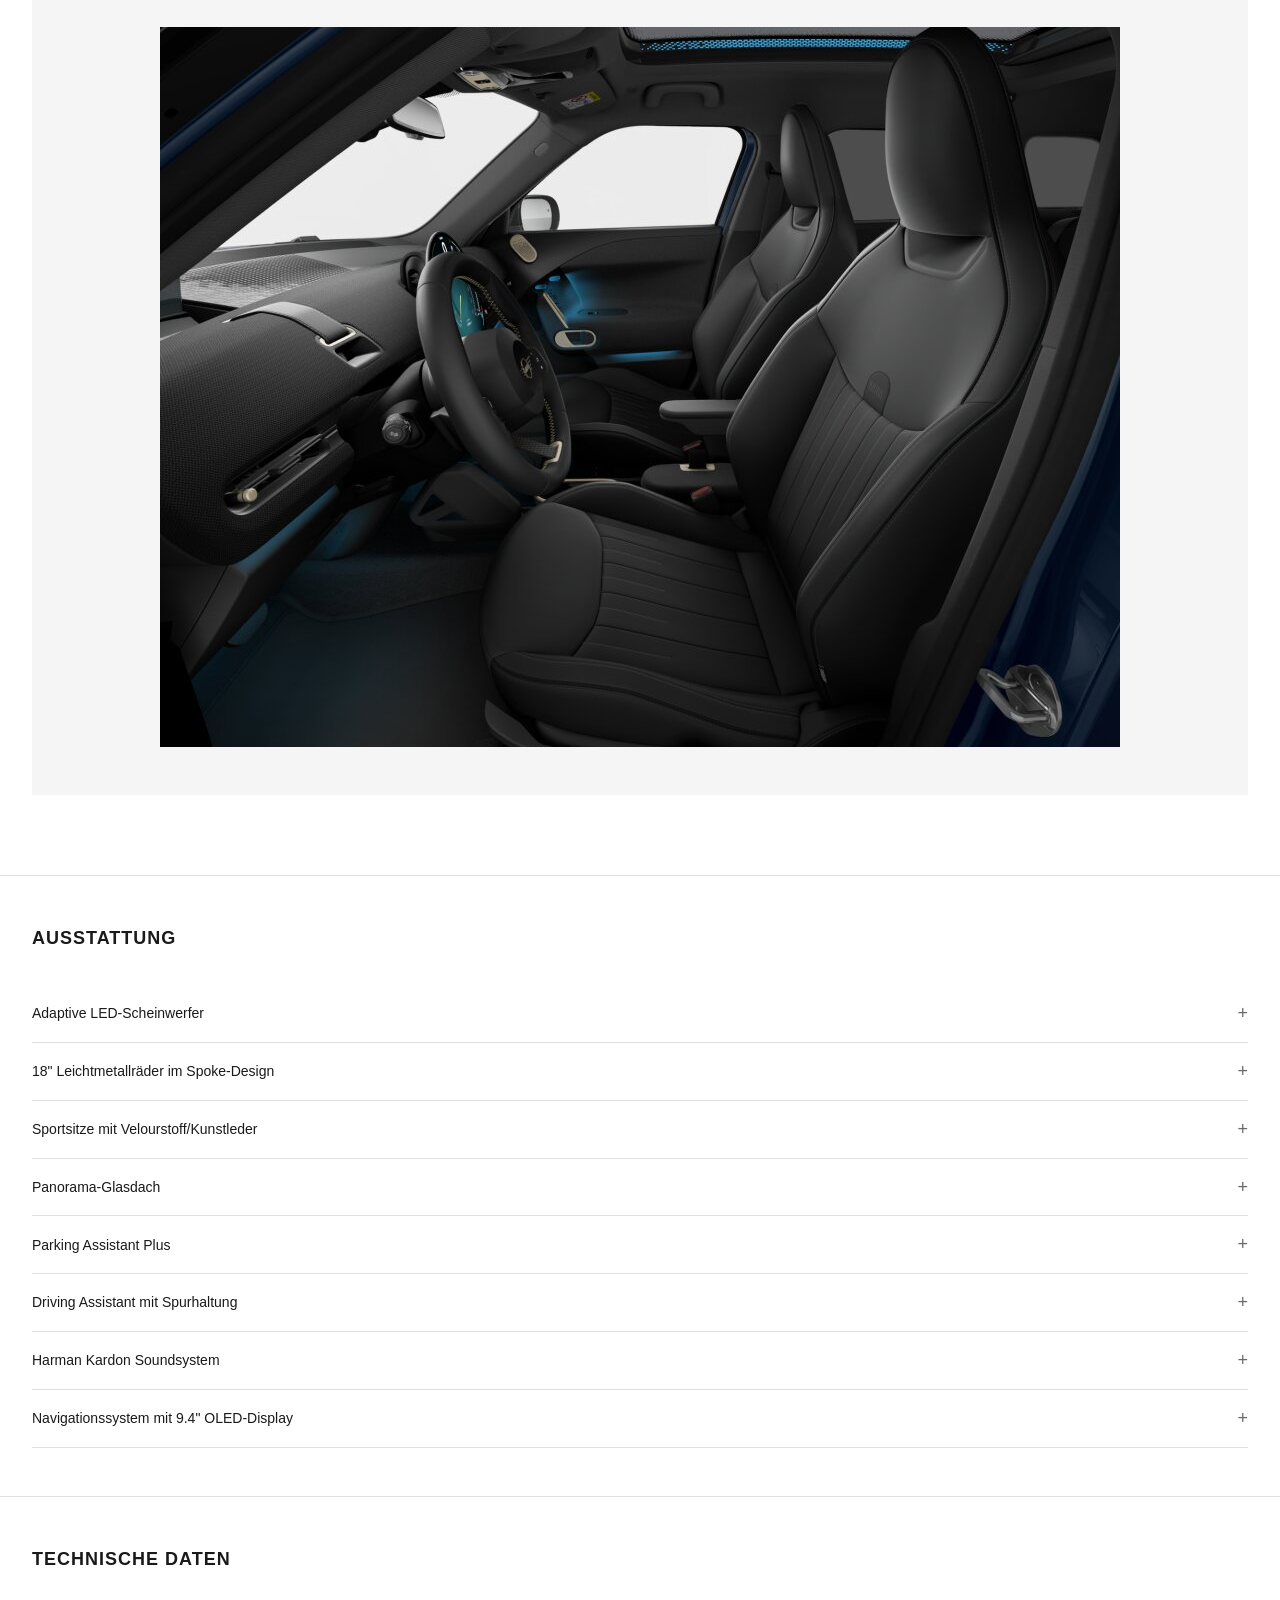
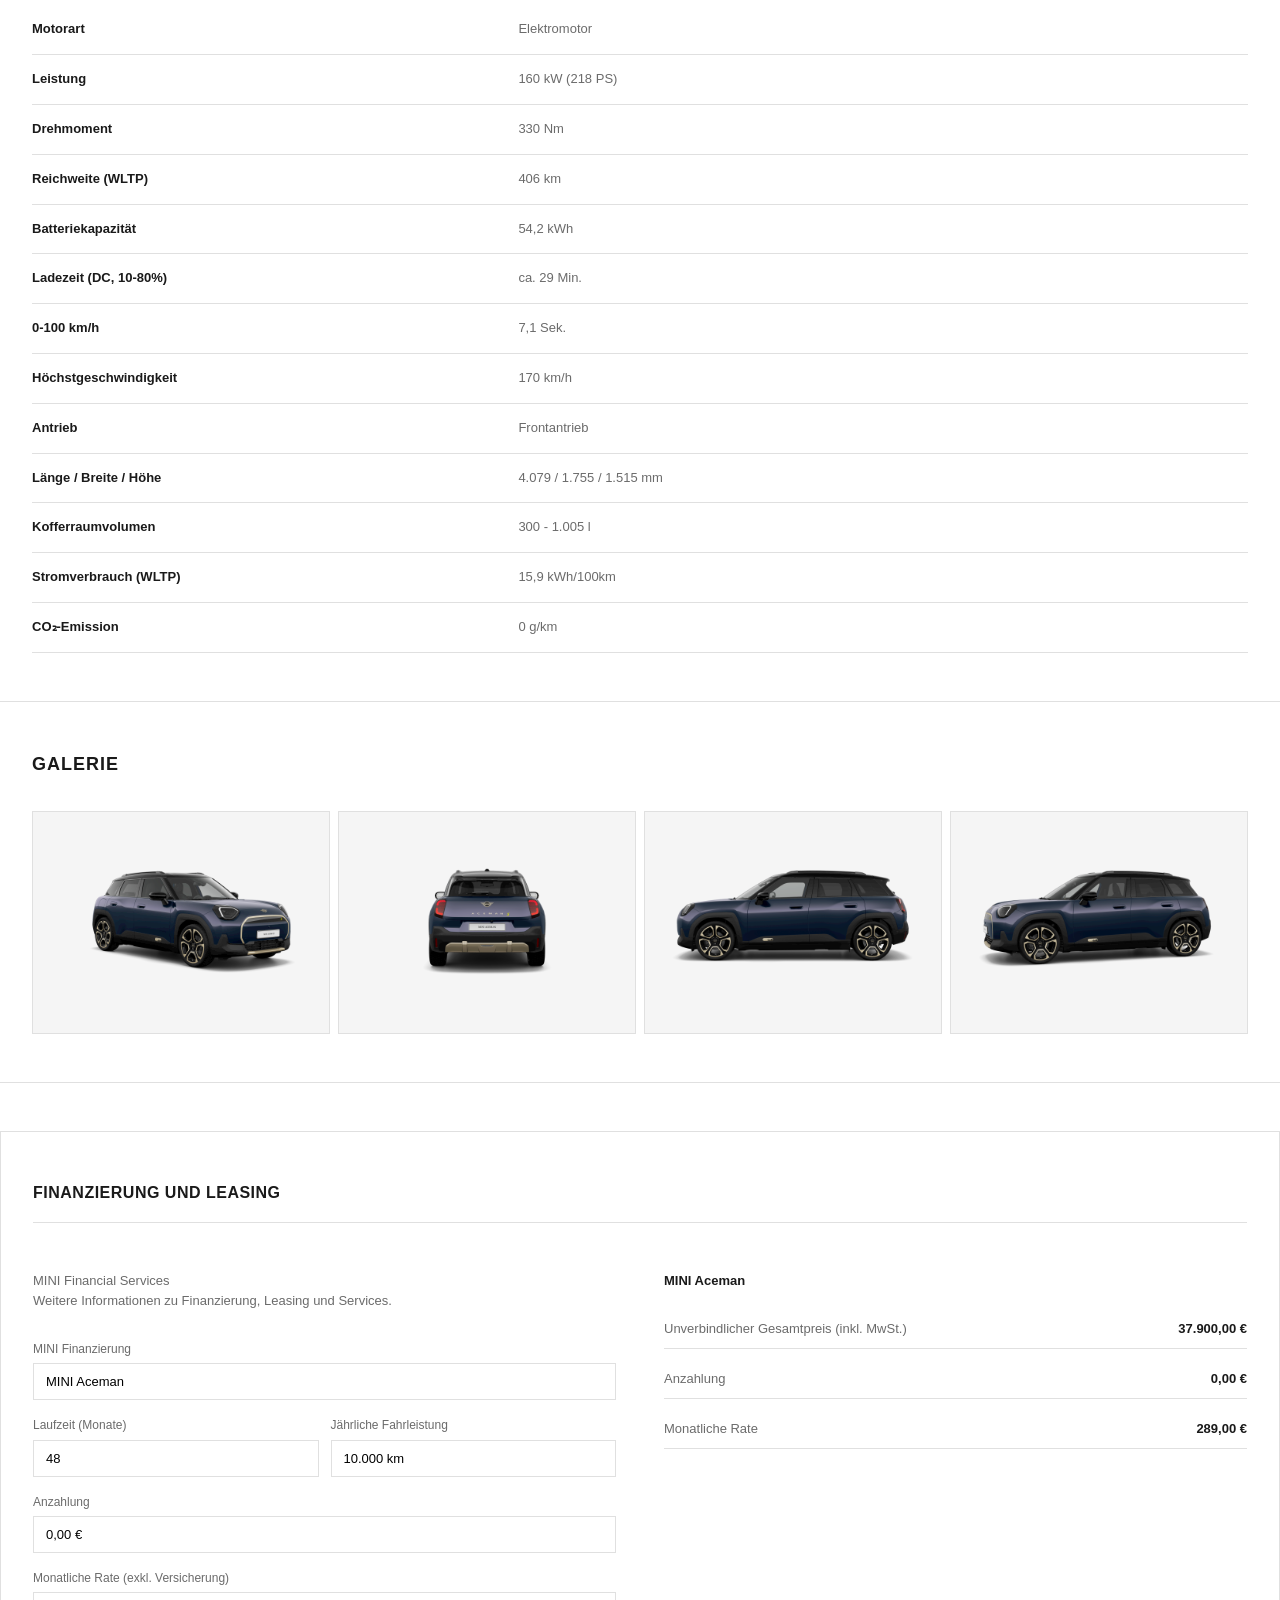
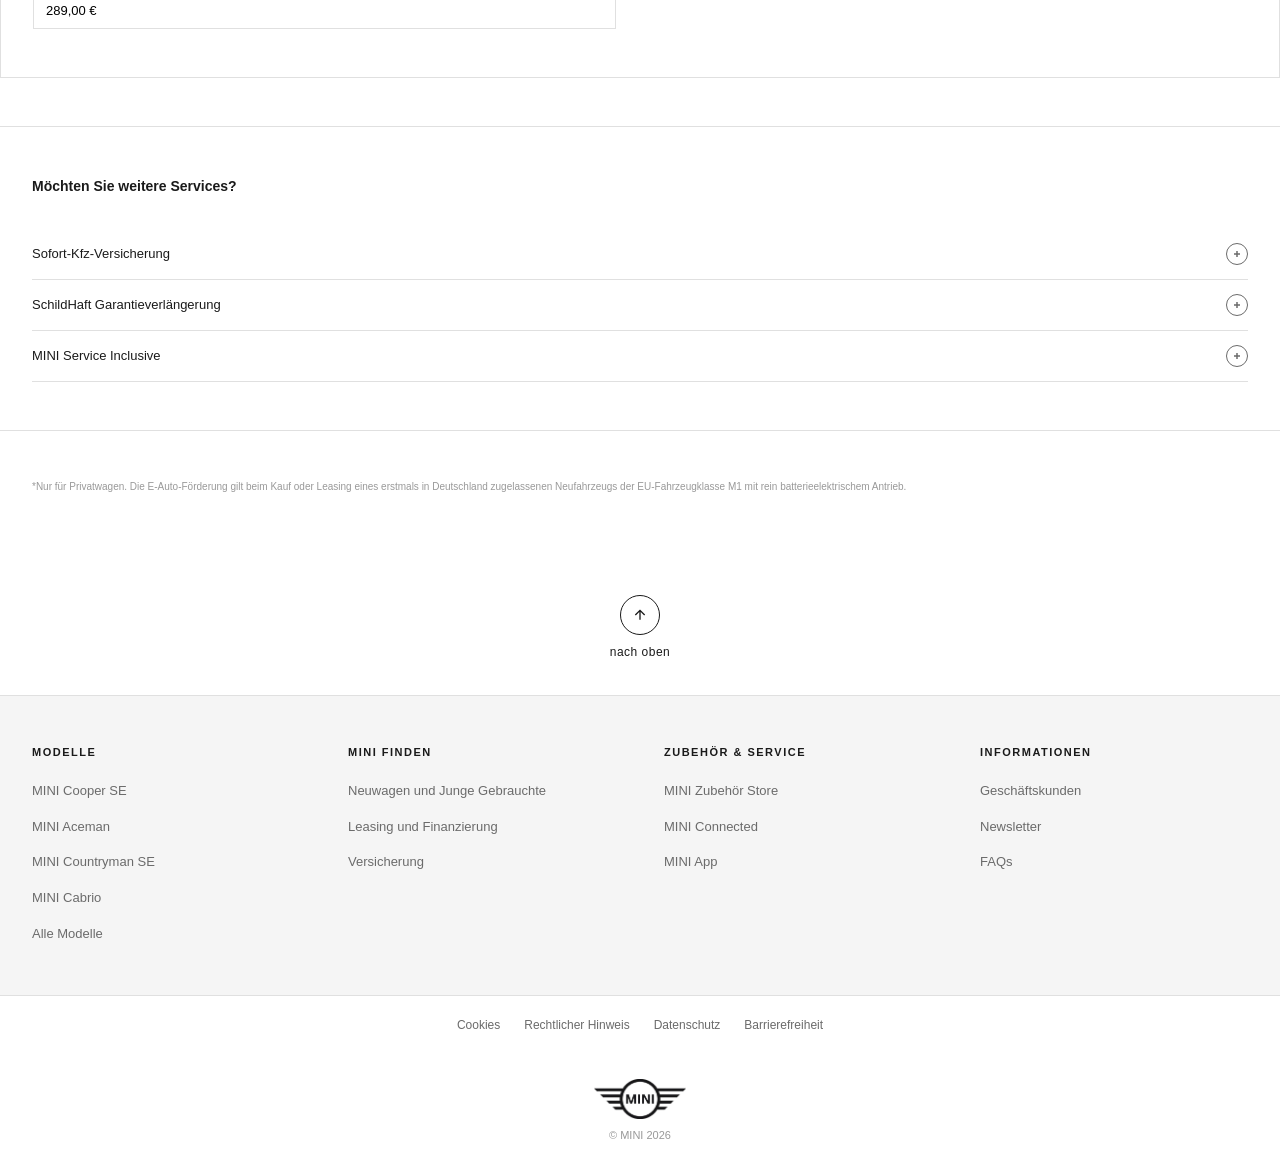
<file: modelle/aceman.html>
<!DOCTYPE html>
<html lang="de">
<head>
  <meta charset="UTF-8">
  <meta name="viewport" content="width=device-width, initial-scale=1.0">
  <title>MINI Aceman - Der elektrische Crossover | MINI Deutschland</title>
  <link rel="stylesheet" href="../css/style.css">
  <script src="https://cdn.c360a.salesforce.com/beacon/c360a/906a82c2-1f12-4fd1-b5c3-c52b784fb770/scripts/c360a.min.js"></script>
  <link rel="icon" type="image/jpeg" href="../images/mini-wing-logo.jpg">
</head>
<body>

  <nav class="nav nav-scrolled">
    <div class="nav-container">
      <a href="../index.html" class="nav-logo">
        <img src="../images/mini-wing-logo.jpg" alt="MINI" class="nav-logo-img">
      </a>
      <ul class="nav-links">
        <li><a href="index.html">Modelle &amp; Konfigurator</a></li>
        <li><a href="index.html">Angebote</a></li>
        <li><a href="#">Zubeh&#246;r &amp; Service</a></li>
        <li><a href="cooper-se.html">MINI Electric</a></li>
        <li><a href="#">Gesch&#228;ftskunden</a></li>
        <li><a href="#">Mehr MINI</a></li>
      </ul>
      <div class="nav-icons">
        <a href="#" aria-label="Standort">
          <svg viewBox="0 0 24 24" fill="none" stroke="#1a1a1a" stroke-width="1.5"><path d="M12 2C8.13 2 5 5.13 5 9c0 5.25 7 13 7 13s7-7.75 7-13c0-3.87-3.13-7-7-7z"/><circle cx="12" cy="9" r="2.5"/></svg>
        </a>
        <a href="#" aria-label="Konto">
          <svg viewBox="0 0 24 24" fill="none" stroke="#1a1a1a" stroke-width="1.5"><circle cx="12" cy="8" r="4"/><path d="M4 21v-1c0-3.31 3.58-6 8-6s8 2.69 8 6v1"/></svg>
        </a>
        <a href="#" aria-label="Warenkorb">
          <svg viewBox="0 0 24 24" fill="none" stroke="#1a1a1a" stroke-width="1.5"><path d="M6 2L3 6v14a2 2 0 002 2h14a2 2 0 002-2V6l-3-4z"/><line x1="3" y1="6" x2="21" y2="6"/><path d="M16 10a4 4 0 01-8 0"/></svg>
        </a>
        <a href="#" aria-label="Merkliste">
          <svg viewBox="0 0 24 24" fill="none" stroke="#1a1a1a" stroke-width="1.5"><path d="M12 21l-1.45-1.32C5.4 15.36 2 12.28 2 8.5 2 5.42 4.42 3 7.5 3c1.74 0 3.41.81 4.5 2.09C13.09 3.81 14.76 3 16.5 3 19.58 3 22 5.42 22 8.5c0 3.78-3.4 6.86-8.55 11.18L12 21z"/></svg>
        </a>
      </div>
      <button class="nav-toggle" aria-label="Toggle navigation">
        <span></span>
        <span></span>
        <span></span>
      </button>
    </div>
  </nav>

  <main data-model-id="mini-aceman" data-model-name="MINI Aceman" data-model-price="37900" data-model-drivetrain="Electric">

    <div class="model-detail-breadcrumb">
      <a href="index.html">&larr; Zur&#252;ck</a>
      <a href="#">&#9825; Drucken</a>
    </div>

    <section class="model-hero">
      <div class="model-hero-image">
        <div class="main-image">
          <img src="../images/detail-aceman-34front.png" alt="MINI Aceman Frontansicht">
        </div>
        <div class="thumbnail-strip">
          <div class="thumb active">
            <img src="../images/detail-aceman-34front.png" alt="Front">
          </div>
          <div class="thumb">
            <img src="../images/detail-aceman-rear.png" alt="Heck">
          </div>
          <div class="thumb">
            <img src="../images/detail-aceman-side.png" alt="Seite">
          </div>
          <div class="thumb">
            <img src="../images/detail-interior.jpg" alt="Interieur">
          </div>
        </div>
      </div>
      <div class="model-hero-panel">
        <span class="badge-electric-label">Staatliche E-Auto F&#246;rderung</span>
        <h1>MINI Aceman</h1>
        <p class="subtitle">Neuwagen &middot; 100% Elektrisch</p>
        <div class="price-monthly">289,00 &#8364;/Monat</div>
        <div class="price-total">37.900,00 &#8364;</div>
        <div class="panel-actions">
          <a href="index.html" class="btn btn-primary">Konfigurieren</a>
          <a href="../test-drive.html" class="btn btn-outline" style="color:#1a1a1a;border-color:#1a1a1a;">Probefahrt buchen</a>
        </div>
        <div class="panel-links">
          <a href="#" id="saveVehicleBtn" onclick="saveVehicle(event)">&#9825; Fahrzeug speichern</a>
        </div>
      </div>
    </section>

    <div class="detail-section">
      <h2>Exterieur</h2>
      <div class="detail-image">
        <img src="../images/detail-aceman-side.png" alt="MINI Aceman Exterieur Seitenansicht">
      </div>
    </div>

    <div class="detail-section">
      <h2>Interieur</h2>
      <div class="detail-image">
        <img src="../images/detail-interior.jpg" alt="MINI Aceman Interieur">
      </div>
    </div>

    <div class="detail-section">
      <h2>Ausstattung</h2>
      <ul class="equipment-list">
        <li>Adaptive LED-Scheinwerfer</li>
        <li>18" Leichtmetallr&#228;der im Spoke-Design</li>
        <li>Sportsitze mit Velourstoff/Kunstleder</li>
        <li>Panorama-Glasdach</li>
        <li>Parking Assistant Plus</li>
        <li>Driving Assistant mit Spurhaltung</li>
        <li>Harman Kardon Soundsystem</li>
        <li>Navigationssystem mit 9.4" OLED-Display</li>
      </ul>
    </div>

    <div class="detail-section">
      <h2>Technische Daten</h2>
      <table class="specs-table">
        <tr><td>Motorart</td><td>Elektromotor</td></tr>
        <tr><td>Leistung</td><td>160 kW (218 PS)</td></tr>
        <tr><td>Drehmoment</td><td>330 Nm</td></tr>
        <tr><td>Reichweite (WLTP)</td><td>406 km</td></tr>
        <tr><td>Batteriekapazit&#228;t</td><td>54,2 kWh</td></tr>
        <tr><td>Ladezeit (DC, 10-80%)</td><td>ca. 29 Min.</td></tr>
        <tr><td>0-100 km/h</td><td>7,1 Sek.</td></tr>
        <tr><td>H&#246;chstgeschwindigkeit</td><td>170 km/h</td></tr>
        <tr><td>Antrieb</td><td>Frontantrieb</td></tr>
        <tr><td>L&#228;nge / Breite / H&#246;he</td><td>4.079 / 1.755 / 1.515 mm</td></tr>
        <tr><td>Kofferraumvolumen</td><td>300 - 1.005 l</td></tr>
        <tr><td>Stromverbrauch (WLTP)</td><td>15,9 kWh/100km</td></tr>
        <tr><td>CO&#8322;-Emission</td><td>0 g/km</td></tr>
      </table>
    </div>

    <div class="detail-section">
      <h2>Galerie</h2>
      <div class="photo-gallery">
        <div class="photo-gallery-item">
          <img src="../images/detail-aceman-front.png" alt="MINI Aceman Front">
        </div>
        <div class="photo-gallery-item">
          <img src="../images/detail-aceman-rear.png" alt="MINI Aceman Heck">
        </div>
        <div class="photo-gallery-item">
          <img src="../images/detail-aceman-side.png" alt="MINI Aceman Seite">
        </div>
        <div class="photo-gallery-item">
          <img src="../images/detail-aceman-56.png" alt="MINI Aceman Perspektive">
        </div>
      </div>
    </div>

    <div class="financing-detail">
      <h2>Finanzierung und Leasing</h2>
      <div class="financing-form">
        <p style="font-size:13px;color:#6b6b6b;margin-bottom:12px;">MINI Financial Services<br>Weitere Informationen zu Finanzierung, Leasing und Services.</p>
        <div>
          <label>MINI Finanzierung</label>
          <input type="text" value="MINI Aceman" readonly>
        </div>
        <div class="form-row-inline">
          <div style="flex:1">
            <label>Laufzeit (Monate)</label>
            <input type="text" value="48">
          </div>
          <div style="flex:1">
            <label>J&#228;hrliche Fahrleistung</label>
            <input type="text" value="10.000 km">
          </div>
        </div>
        <div>
          <label>Anzahlung</label>
          <input type="text" value="0,00 &#8364;">
        </div>
        <div>
          <label>Monatliche Rate (exkl. Versicherung)</label>
          <input type="text" value="289,00 &#8364;" readonly>
        </div>
      </div>
      <div class="financing-summary">
        <div style="font-size:13px;font-weight:700;margin-bottom:8px;">MINI Aceman</div>
        <div class="summary-row"><span class="label">Unverbindlicher Gesamtpreis (inkl. MwSt.)</span><span class="value">37.900,00 &#8364;</span></div>
        <div class="summary-row"><span class="label">Anzahlung</span><span class="value">0,00 &#8364;</span></div>
        <div class="summary-row"><span class="label">Monatliche Rate</span><span class="value">289,00 &#8364;</span></div>
      </div>
    </div>

    <div class="services-section">
      <h3>M&#246;chten Sie weitere Services?</h3>
      <div class="service-item">Sofort-Kfz-Versicherung</div>
      <div class="service-item">SchildHaft Garantieverl&#228;ngerung</div>
      <div class="service-item">MINI Service Inclusive</div>
    </div>

    <div class="legal-disclaimer">
      <p>*Nur f&#252;r Privatwagen. Die E-Auto-F&#246;rderung gilt beim Kauf oder Leasing eines erstmals in Deutschland zugelassenen Neufahrzeugs der EU-Fahrzeugklasse M1 mit rein batterieelektrischem Antrieb.</p>
    </div>

  </main>

  <div class="back-to-top">
    <a href="#top">
      <span><svg viewBox="0 0 24 24"><path d="M12 19V5M5 12l7-7 7 7"/></svg></span>
      nach oben
    </a>
  </div>

  <footer class="footer">
    <div class="footer-main">
      <div class="footer-main-inner">
        <div class="footer-column">
          <h4>Modelle</h4>
          <ul>
            <li><a href="cooper-se.html">MINI Cooper SE</a></li>
            <li><a href="aceman.html">MINI Aceman</a></li>
            <li><a href="countryman-se.html">MINI Countryman SE</a></li>
            <li><a href="cabrio.html">MINI Cabrio</a></li>
            <li><a href="index.html">Alle Modelle</a></li>
          </ul>
        </div>
        <div class="footer-column">
          <h4>MINI Finden</h4>
          <ul>
            <li><a href="index.html">Neuwagen und Junge Gebrauchte</a></li>
            <li><a href="#">Leasing und Finanzierung</a></li>
            <li><a href="#">Versicherung</a></li>
          </ul>
        </div>
        <div class="footer-column">
          <h4>Zubeh&#246;r &amp; Service</h4>
          <ul>
            <li><a href="#">MINI Zubeh&#246;r Store</a></li>
            <li><a href="#">MINI Connected</a></li>
            <li><a href="#">MINI App</a></li>
          </ul>
        </div>
        <div class="footer-column">
          <h4>Informationen</h4>
          <ul>
            <li><a href="#">Gesch&#228;ftskunden</a></li>
            <li><a href="#">Newsletter</a></li>
            <li><a href="#">FAQs</a></li>
          </ul>
        </div>
      </div>
    </div>
    <div class="footer-legal">
      <div class="footer-legal-inner">
        <a href="#">Cookies</a>
        <a href="#">Rechtlicher Hinweis</a>
        <a href="#">Datenschutz</a>
        <a href="#">Barrierefreiheit</a>
      </div>
    </div>
    <div class="footer-copyright">
      <img src="../images/mini-wing-logo.jpg" alt="MINI" class="footer-logo-img">
      <p>&copy; MINI 2026</p>
    </div>
  </footer>

  <script src="../js/sitemap-config.js"></script>
  <script src="../js/main.js"></script>
  <script src="../js/signup.js"></script>
  <script src="../js/save-vehicle.js"></script>
</body>
</html>
</file>
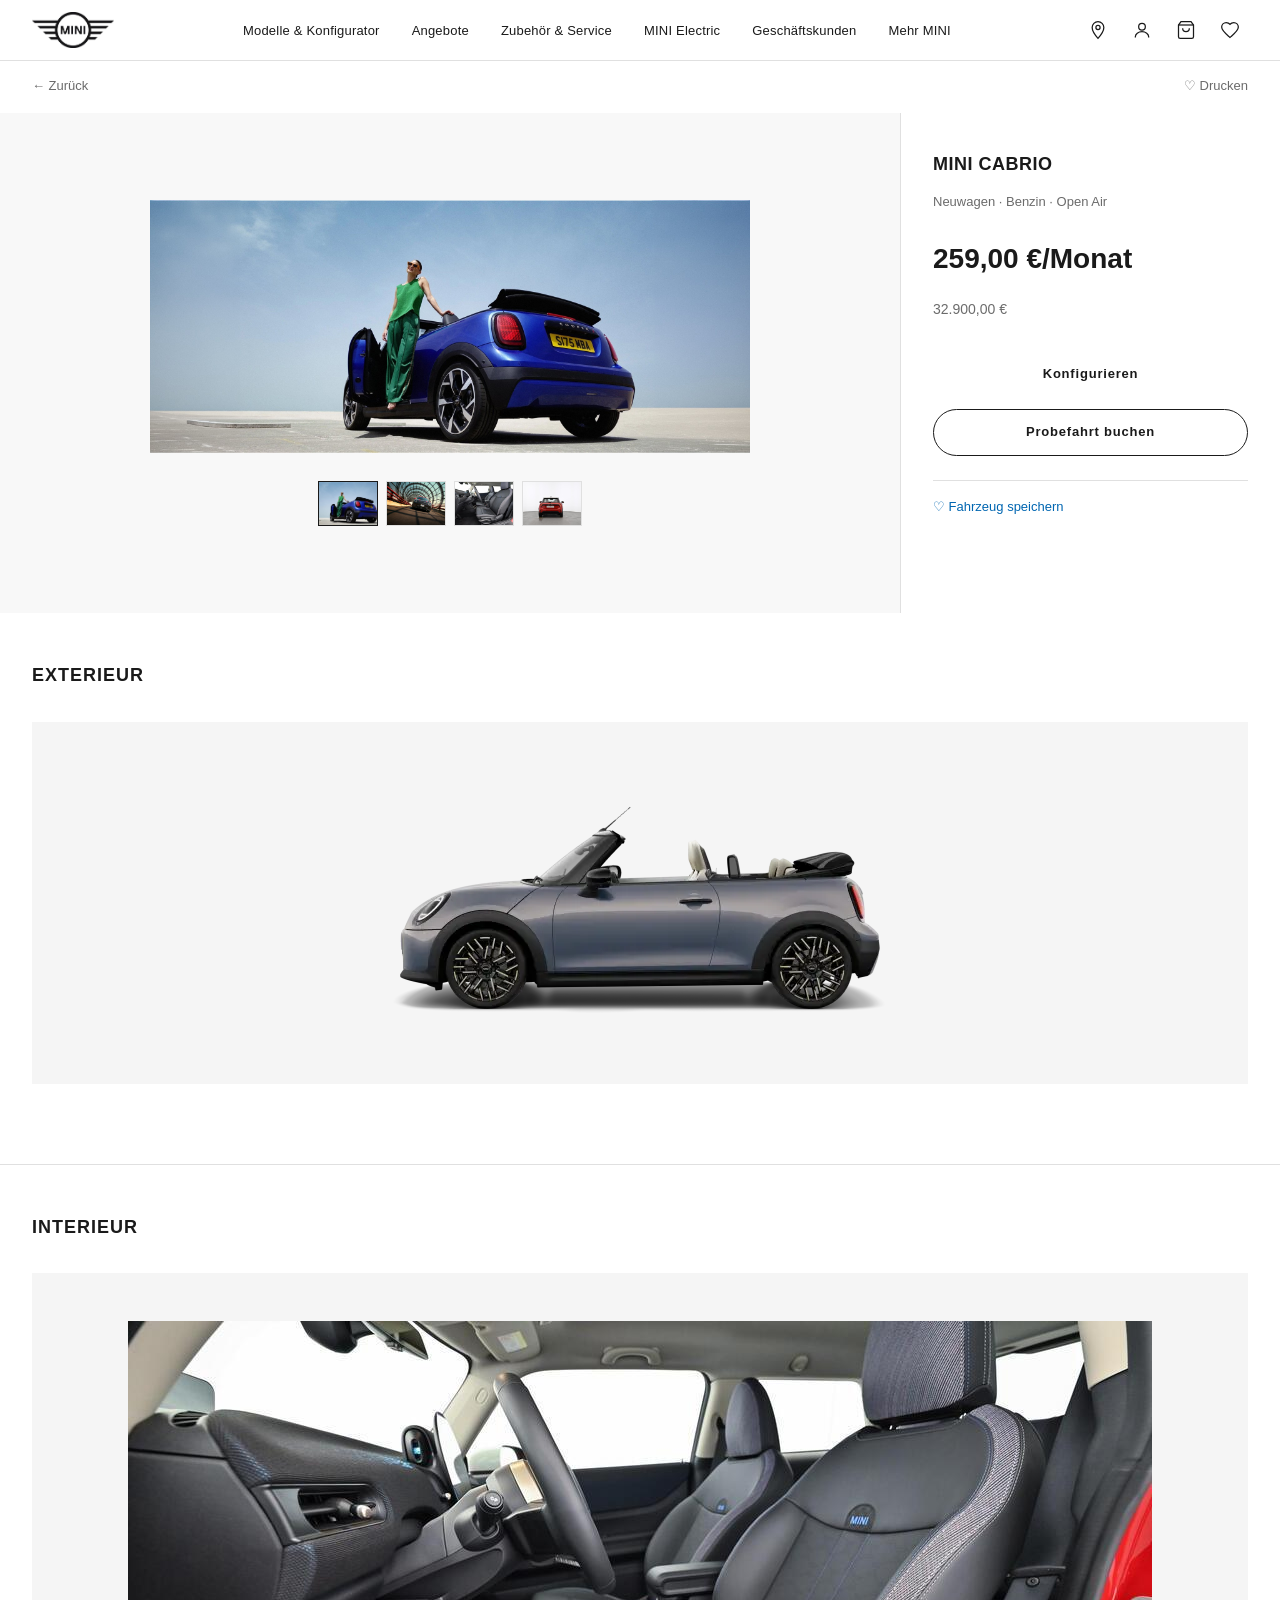
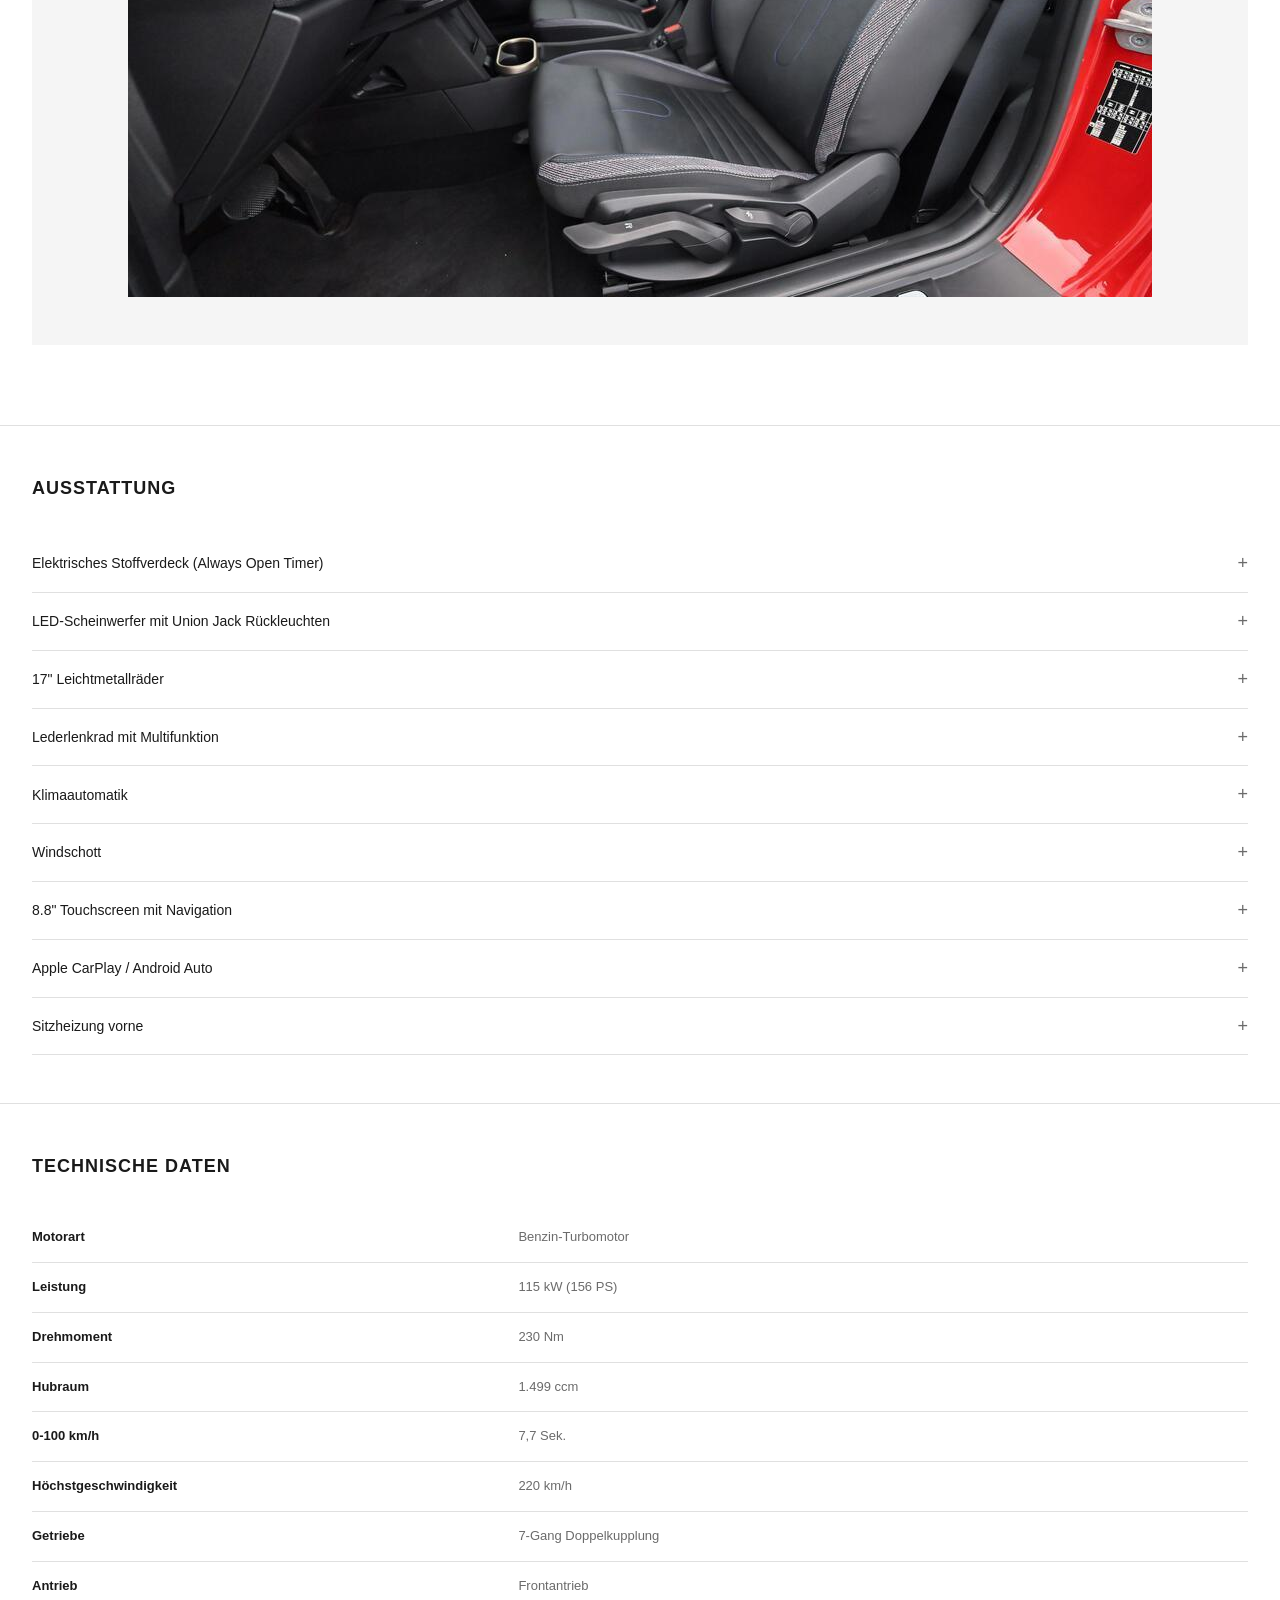
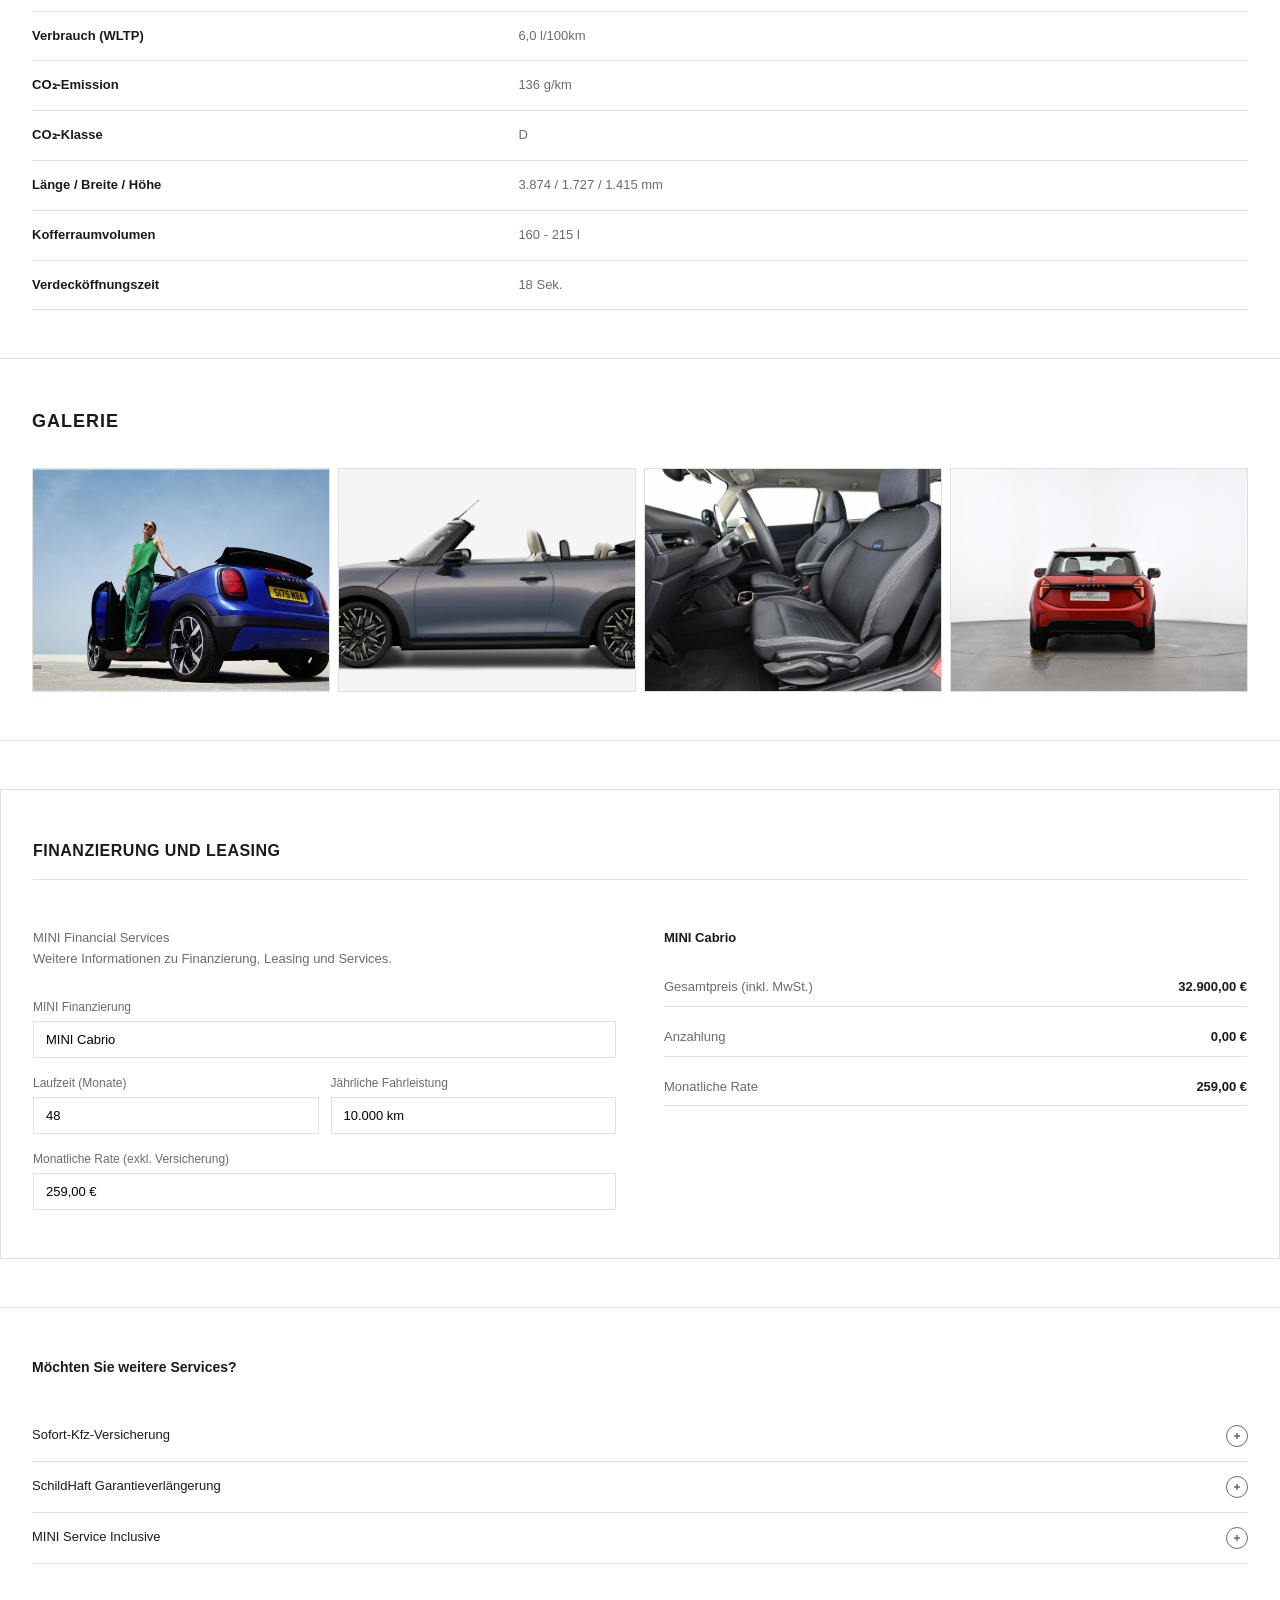
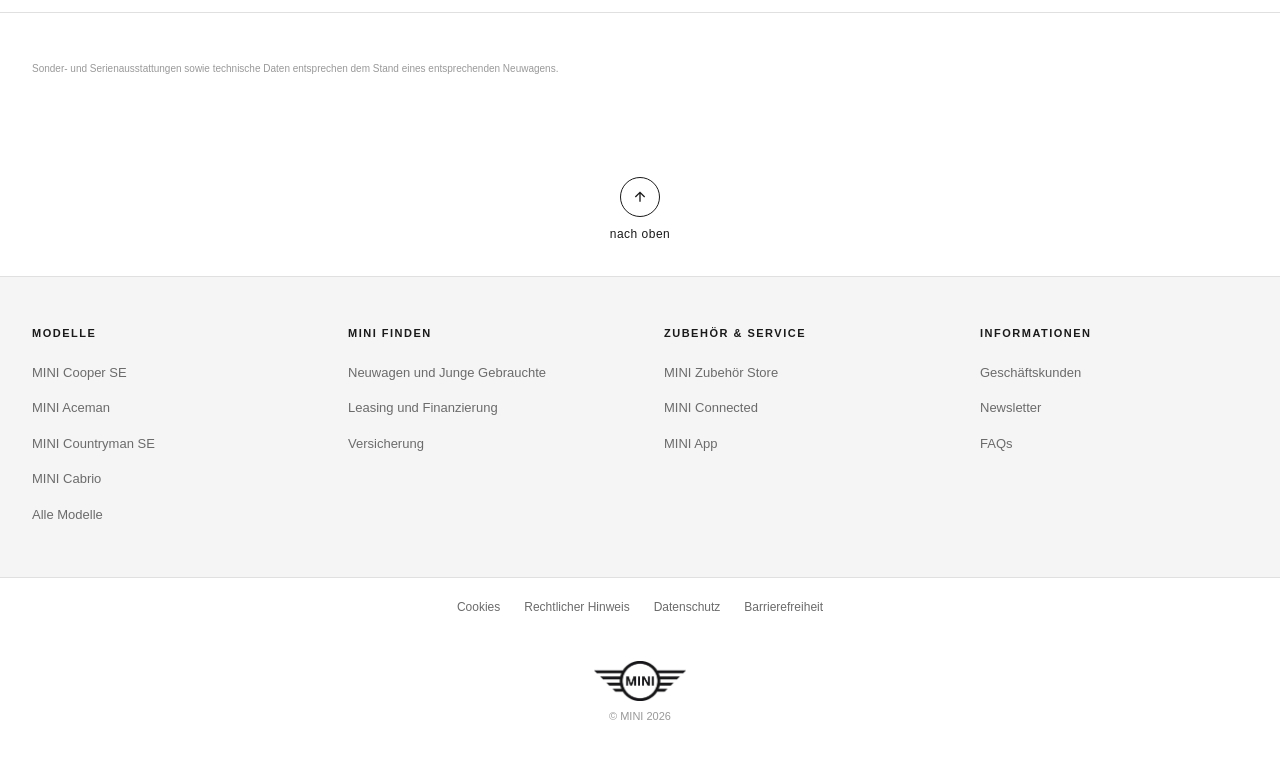
<file: modelle/cabrio.html>
<!DOCTYPE html>
<html lang="de">
<head>
  <meta charset="UTF-8">
  <meta name="viewport" content="width=device-width, initial-scale=1.0">
  <title>MINI Cabrio - Open Air Feeling | MINI Deutschland</title>
  <link rel="stylesheet" href="../css/style.css">
  <script src="https://cdn.c360a.salesforce.com/beacon/c360a/906a82c2-1f12-4fd1-b5c3-c52b784fb770/scripts/c360a.min.js"></script>
  <link rel="icon" type="image/jpeg" href="../images/mini-wing-logo.jpg">
</head>
<body>

  <nav class="nav nav-scrolled">
    <div class="nav-container">
      <a href="../index.html" class="nav-logo">
        <img src="../images/mini-wing-logo.jpg" alt="MINI" class="nav-logo-img">
      </a>
      <ul class="nav-links">
        <li><a href="index.html">Modelle &amp; Konfigurator</a></li>
        <li><a href="index.html">Angebote</a></li>
        <li><a href="#">Zubeh&#246;r &amp; Service</a></li>
        <li><a href="cooper-se.html">MINI Electric</a></li>
        <li><a href="#">Gesch&#228;ftskunden</a></li>
        <li><a href="#">Mehr MINI</a></li>
      </ul>
      <div class="nav-icons">
        <a href="#" aria-label="Standort">
          <svg viewBox="0 0 24 24" fill="none" stroke="#1a1a1a" stroke-width="1.5"><path d="M12 2C8.13 2 5 5.13 5 9c0 5.25 7 13 7 13s7-7.75 7-13c0-3.87-3.13-7-7-7z"/><circle cx="12" cy="9" r="2.5"/></svg>
        </a>
        <a href="#" aria-label="Konto">
          <svg viewBox="0 0 24 24" fill="none" stroke="#1a1a1a" stroke-width="1.5"><circle cx="12" cy="8" r="4"/><path d="M4 21v-1c0-3.31 3.58-6 8-6s8 2.69 8 6v1"/></svg>
        </a>
        <a href="#" aria-label="Warenkorb">
          <svg viewBox="0 0 24 24" fill="none" stroke="#1a1a1a" stroke-width="1.5"><path d="M6 2L3 6v14a2 2 0 002 2h14a2 2 0 002-2V6l-3-4z"/><line x1="3" y1="6" x2="21" y2="6"/><path d="M16 10a4 4 0 01-8 0"/></svg>
        </a>
        <a href="#" aria-label="Merkliste">
          <svg viewBox="0 0 24 24" fill="none" stroke="#1a1a1a" stroke-width="1.5"><path d="M12 21l-1.45-1.32C5.4 15.36 2 12.28 2 8.5 2 5.42 4.42 3 7.5 3c1.74 0 3.41.81 4.5 2.09C13.09 3.81 14.76 3 16.5 3 19.58 3 22 5.42 22 8.5c0 3.78-3.4 6.86-8.55 11.18L12 21z"/></svg>
        </a>
      </div>
      <button class="nav-toggle" aria-label="Toggle navigation">
        <span></span>
        <span></span>
        <span></span>
      </button>
    </div>
  </nav>

  <main data-model-id="mini-cabrio" data-model-name="MINI Cabrio" data-model-price="32900" data-model-drivetrain="Combustion">

    <div class="model-detail-breadcrumb">
      <a href="index.html">&larr; Zur&#252;ck</a>
      <a href="#">&#9825; Drucken</a>
    </div>

    <section class="model-hero">
      <div class="model-hero-image">
        <div class="main-image">
          <img src="../images/hero-cabrio.jpg" alt="MINI Cabrio">
        </div>
        <div class="thumbnail-strip">
          <div class="thumb active">
            <img src="../images/hero-cabrio.jpg" alt="Offen fahrend">
          </div>
          <div class="thumb">
            <img src="../images/featured-cabrio.jpg" alt="Seitlich">
          </div>
          <div class="thumb">
            <img src="../images/gallery-cooper-interior.jpg" alt="Interieur">
          </div>
          <div class="thumb">
            <img src="../images/gallery-cooper-rear.jpg" alt="Heck">
          </div>
        </div>
      </div>
      <div class="model-hero-panel">
        <h1>MINI Cabrio</h1>
        <p class="subtitle">Neuwagen &middot; Benzin &middot; Open Air</p>
        <div class="price-monthly">259,00 &#8364;/Monat</div>
        <div class="price-total">32.900,00 &#8364;</div>
        <div class="panel-actions">
          <a href="index.html" class="btn btn-primary">Konfigurieren</a>
          <a href="../test-drive.html" class="btn btn-outline" style="color:#1a1a1a;border-color:#1a1a1a;">Probefahrt buchen</a>
        </div>
        <div class="panel-links">
          <a href="#" id="saveVehicleBtn" onclick="saveVehicle(event)">&#9825; Fahrzeug speichern</a>
        </div>
      </div>
    </section>

    <div class="detail-section">
      <h2>Exterieur</h2>
      <div class="detail-image">
        <img src="../images/circle-cabrio.jpg" alt="MINI Cabrio Exterieur">
      </div>
    </div>

    <div class="detail-section">
      <h2>Interieur</h2>
      <div class="detail-image">
        <img src="../images/gallery-cooper-interior.jpg" alt="MINI Cabrio Interieur">
      </div>
    </div>

    <div class="detail-section">
      <h2>Ausstattung</h2>
      <ul class="equipment-list">
        <li>Elektrisches Stoffverdeck (Always Open Timer)</li>
        <li>LED-Scheinwerfer mit Union Jack R&#252;ckleuchten</li>
        <li>17" Leichtmetallr&#228;der</li>
        <li>Lederlenkrad mit Multifunktion</li>
        <li>Klimaautomatik</li>
        <li>Windschott</li>
        <li>8.8" Touchscreen mit Navigation</li>
        <li>Apple CarPlay / Android Auto</li>
        <li>Sitzheizung vorne</li>
      </ul>
    </div>

    <div class="detail-section">
      <h2>Technische Daten</h2>
      <table class="specs-table">
        <tr><td>Motorart</td><td>Benzin-Turbomotor</td></tr>
        <tr><td>Leistung</td><td>115 kW (156 PS)</td></tr>
        <tr><td>Drehmoment</td><td>230 Nm</td></tr>
        <tr><td>Hubraum</td><td>1.499 ccm</td></tr>
        <tr><td>0-100 km/h</td><td>7,7 Sek.</td></tr>
        <tr><td>H&#246;chstgeschwindigkeit</td><td>220 km/h</td></tr>
        <tr><td>Getriebe</td><td>7-Gang Doppelkupplung</td></tr>
        <tr><td>Antrieb</td><td>Frontantrieb</td></tr>
        <tr><td>Verbrauch (WLTP)</td><td>6,0 l/100km</td></tr>
        <tr><td>CO&#8322;-Emission</td><td>136 g/km</td></tr>
        <tr><td>CO&#8322;-Klasse</td><td>D</td></tr>
        <tr><td>L&#228;nge / Breite / H&#246;he</td><td>3.874 / 1.727 / 1.415 mm</td></tr>
        <tr><td>Kofferraumvolumen</td><td>160 - 215 l</td></tr>
        <tr><td>Verdeck&#246;ffnungszeit</td><td>18 Sek.</td></tr>
      </table>
    </div>

    <div class="detail-section">
      <h2>Galerie</h2>
      <div class="photo-gallery">
        <div class="photo-gallery-item">
          <img src="../images/hero-cabrio.jpg" alt="MINI Cabrio offen">
        </div>
        <div class="photo-gallery-item">
          <img src="../images/circle-cabrio.jpg" alt="MINI Cabrio Seite">
        </div>
        <div class="photo-gallery-item">
          <img src="../images/gallery-cooper-interior.jpg" alt="MINI Cabrio Interieur">
        </div>
        <div class="photo-gallery-item">
          <img src="../images/gallery-cooper-rear.jpg" alt="MINI Cabrio Heck">
        </div>
      </div>
    </div>

    <div class="financing-detail">
      <h2>Finanzierung und Leasing</h2>
      <div class="financing-form">
        <p style="font-size:13px;color:#6b6b6b;margin-bottom:12px;">MINI Financial Services<br>Weitere Informationen zu Finanzierung, Leasing und Services.</p>
        <div>
          <label>MINI Finanzierung</label>
          <input type="text" value="MINI Cabrio" readonly>
        </div>
        <div class="form-row-inline">
          <div style="flex:1">
            <label>Laufzeit (Monate)</label>
            <input type="text" value="48">
          </div>
          <div style="flex:1">
            <label>J&#228;hrliche Fahrleistung</label>
            <input type="text" value="10.000 km">
          </div>
        </div>
        <div>
          <label>Monatliche Rate (exkl. Versicherung)</label>
          <input type="text" value="259,00 &#8364;" readonly>
        </div>
      </div>
      <div class="financing-summary">
        <div style="font-size:13px;font-weight:700;margin-bottom:8px;">MINI Cabrio</div>
        <div class="summary-row"><span class="label">Gesamtpreis (inkl. MwSt.)</span><span class="value">32.900,00 &#8364;</span></div>
        <div class="summary-row"><span class="label">Anzahlung</span><span class="value">0,00 &#8364;</span></div>
        <div class="summary-row"><span class="label">Monatliche Rate</span><span class="value">259,00 &#8364;</span></div>
      </div>
    </div>

    <div class="services-section">
      <h3>M&#246;chten Sie weitere Services?</h3>
      <div class="service-item">Sofort-Kfz-Versicherung</div>
      <div class="service-item">SchildHaft Garantieverl&#228;ngerung</div>
      <div class="service-item">MINI Service Inclusive</div>
    </div>

    <div class="legal-disclaimer">
      <p>Sonder- und Serienausstattungen sowie technische Daten entsprechen dem Stand eines entsprechenden Neuwagens.</p>
    </div>

  </main>

  <div class="back-to-top">
    <a href="#top">
      <span><svg viewBox="0 0 24 24"><path d="M12 19V5M5 12l7-7 7 7"/></svg></span>
      nach oben
    </a>
  </div>

  <footer class="footer">
    <div class="footer-main">
      <div class="footer-main-inner">
        <div class="footer-column">
          <h4>Modelle</h4>
          <ul>
            <li><a href="cooper-se.html">MINI Cooper SE</a></li>
            <li><a href="aceman.html">MINI Aceman</a></li>
            <li><a href="countryman-se.html">MINI Countryman SE</a></li>
            <li><a href="cabrio.html">MINI Cabrio</a></li>
            <li><a href="index.html">Alle Modelle</a></li>
          </ul>
        </div>
        <div class="footer-column">
          <h4>MINI Finden</h4>
          <ul>
            <li><a href="index.html">Neuwagen und Junge Gebrauchte</a></li>
            <li><a href="#">Leasing und Finanzierung</a></li>
            <li><a href="#">Versicherung</a></li>
          </ul>
        </div>
        <div class="footer-column">
          <h4>Zubeh&#246;r &amp; Service</h4>
          <ul>
            <li><a href="#">MINI Zubeh&#246;r Store</a></li>
            <li><a href="#">MINI Connected</a></li>
            <li><a href="#">MINI App</a></li>
          </ul>
        </div>
        <div class="footer-column">
          <h4>Informationen</h4>
          <ul>
            <li><a href="#">Gesch&#228;ftskunden</a></li>
            <li><a href="#">Newsletter</a></li>
            <li><a href="#">FAQs</a></li>
          </ul>
        </div>
      </div>
    </div>
    <div class="footer-legal">
      <div class="footer-legal-inner">
        <a href="#">Cookies</a>
        <a href="#">Rechtlicher Hinweis</a>
        <a href="#">Datenschutz</a>
        <a href="#">Barrierefreiheit</a>
      </div>
    </div>
    <div class="footer-copyright">
      <img src="../images/mini-wing-logo.jpg" alt="MINI" class="footer-logo-img">
      <p>&copy; MINI 2026</p>
    </div>
  </footer>

  <script src="../js/sitemap-config.js"></script>
  <script src="../js/main.js"></script>
  <script src="../js/signup.js"></script>
  <script src="../js/save-vehicle.js"></script>
</body>
</html>
</file>
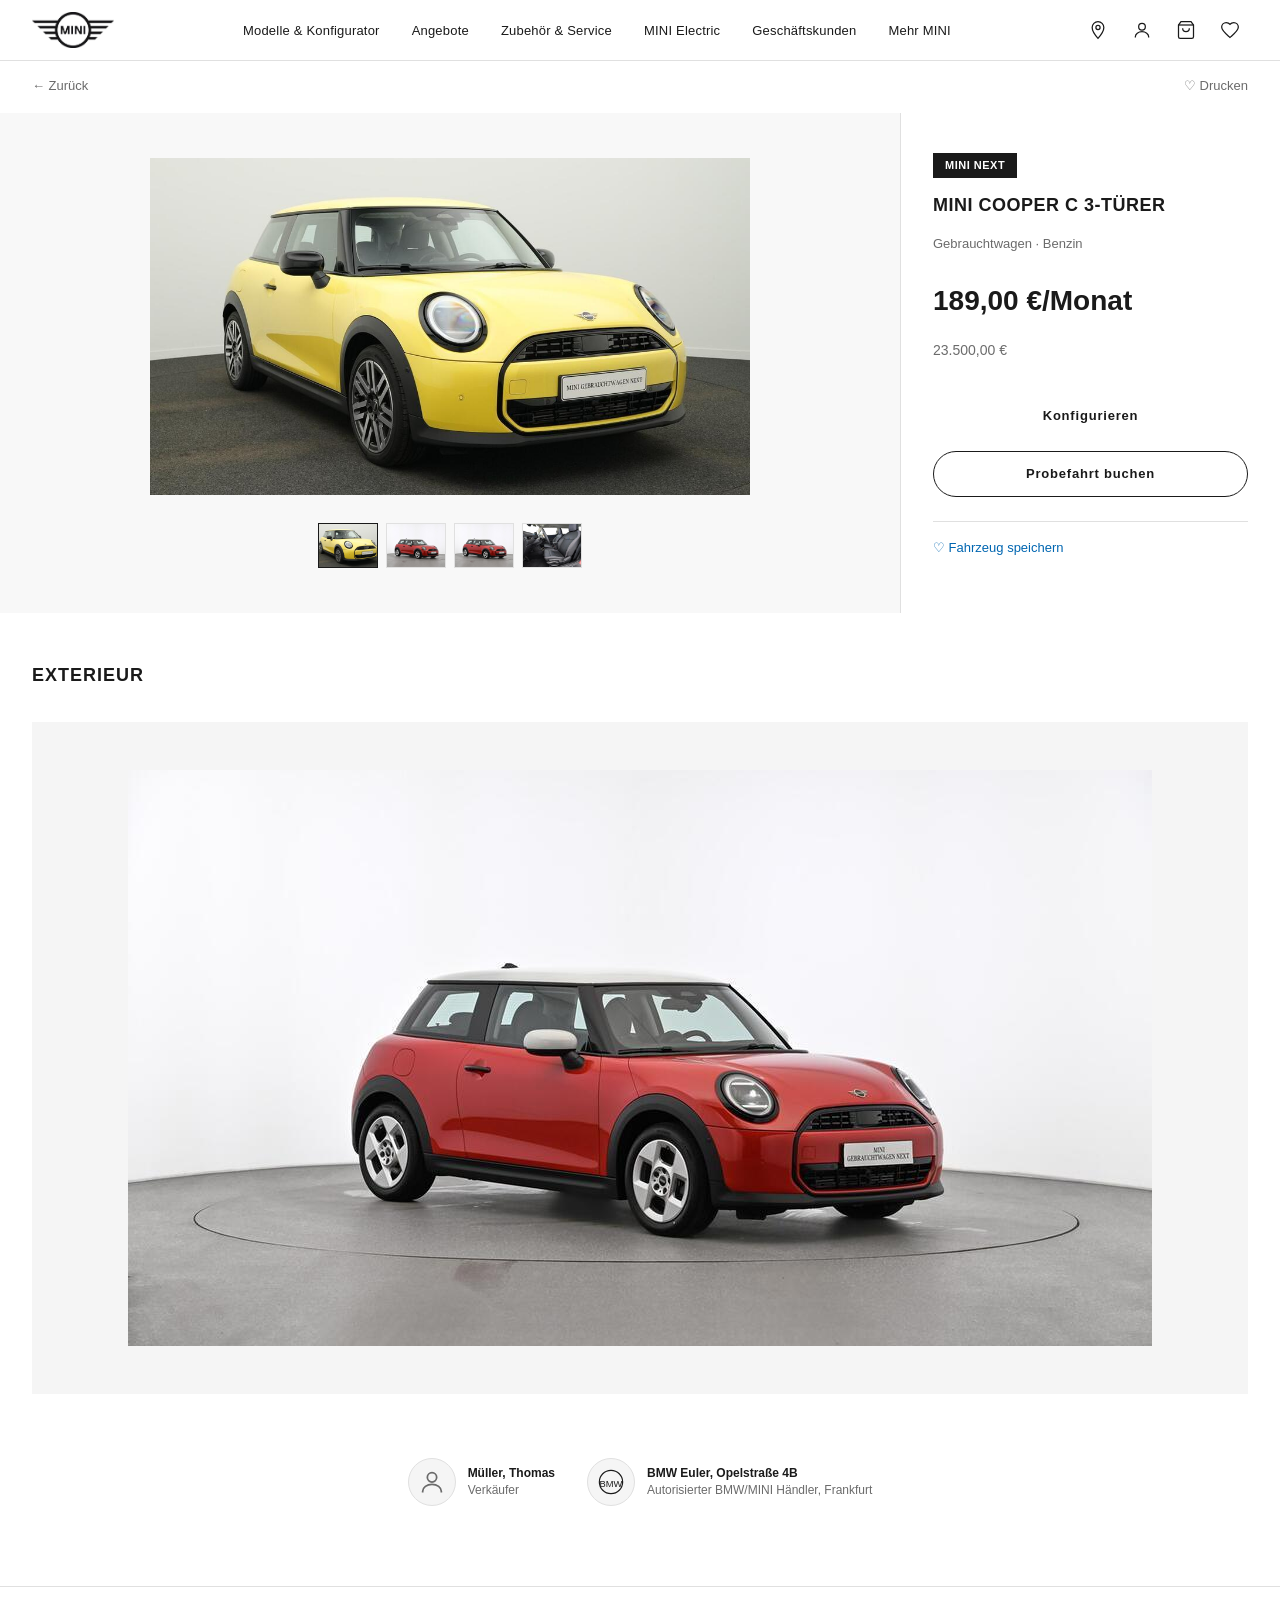
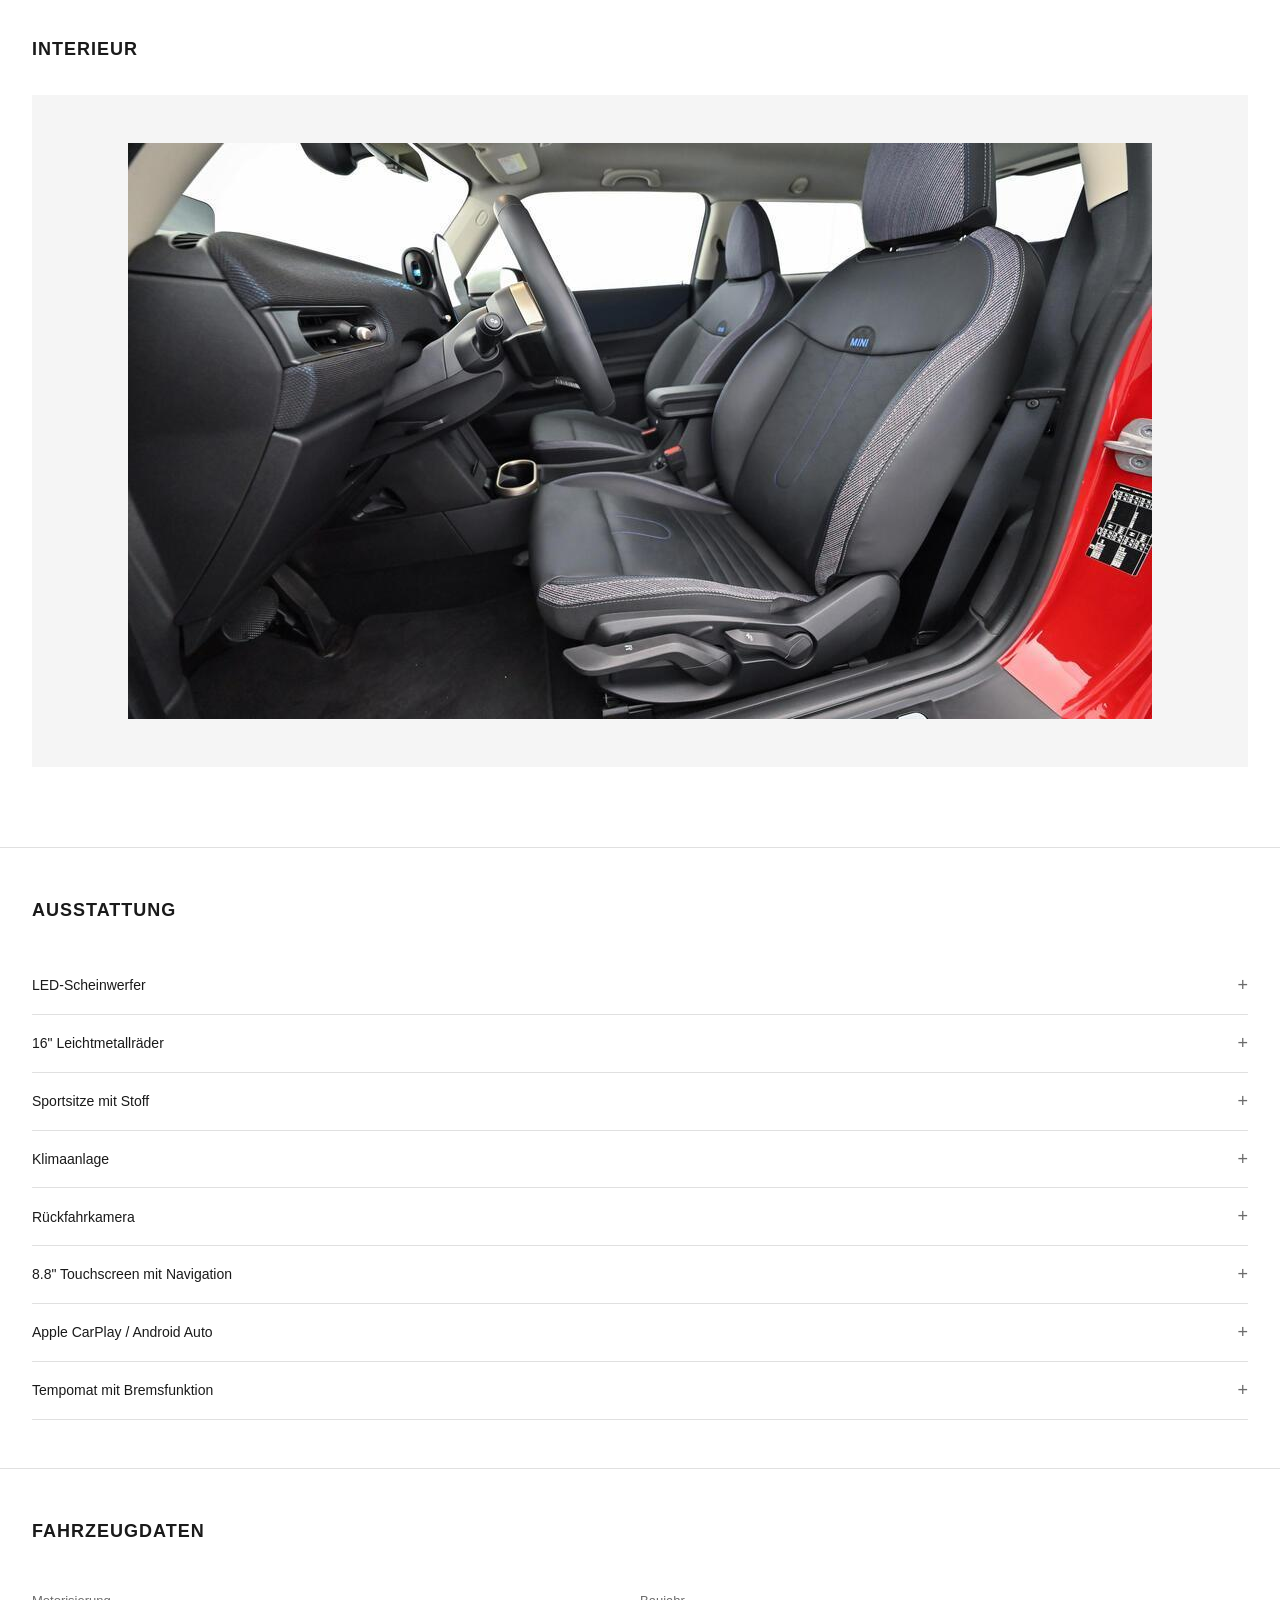
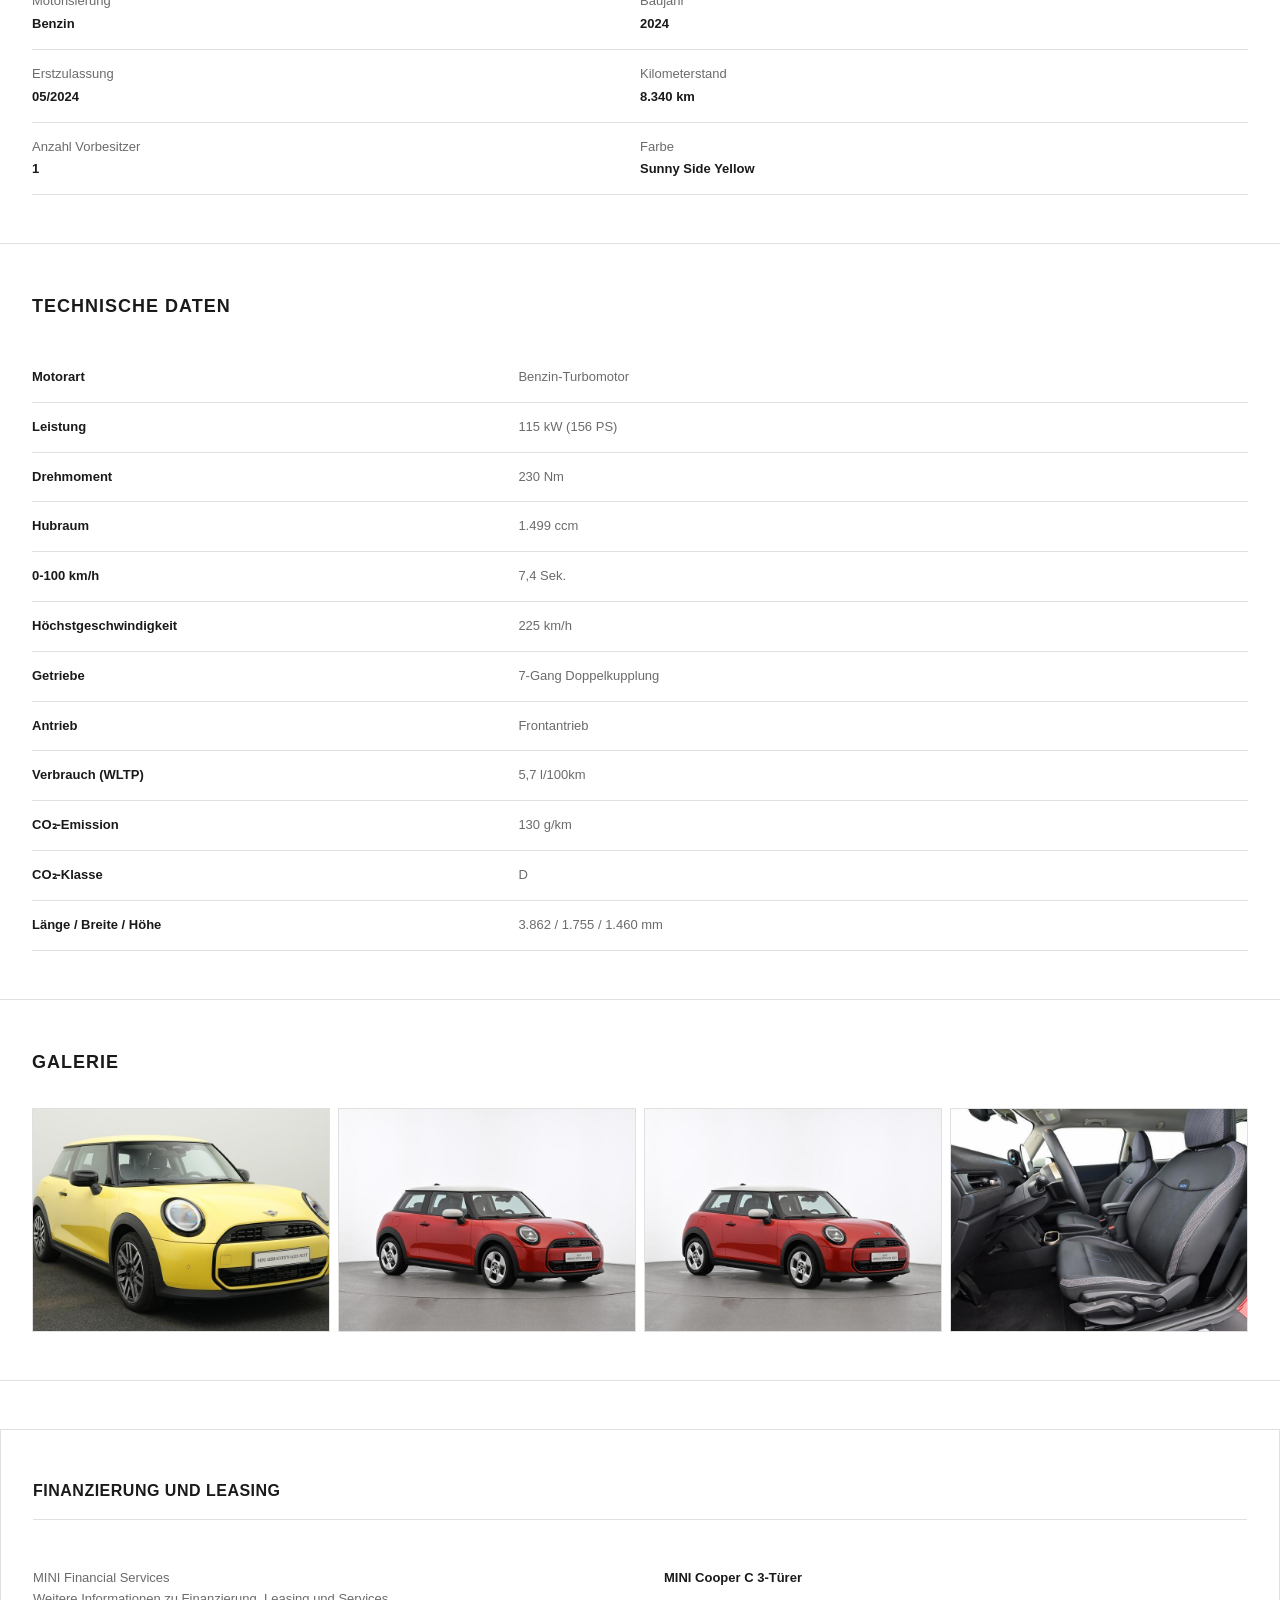
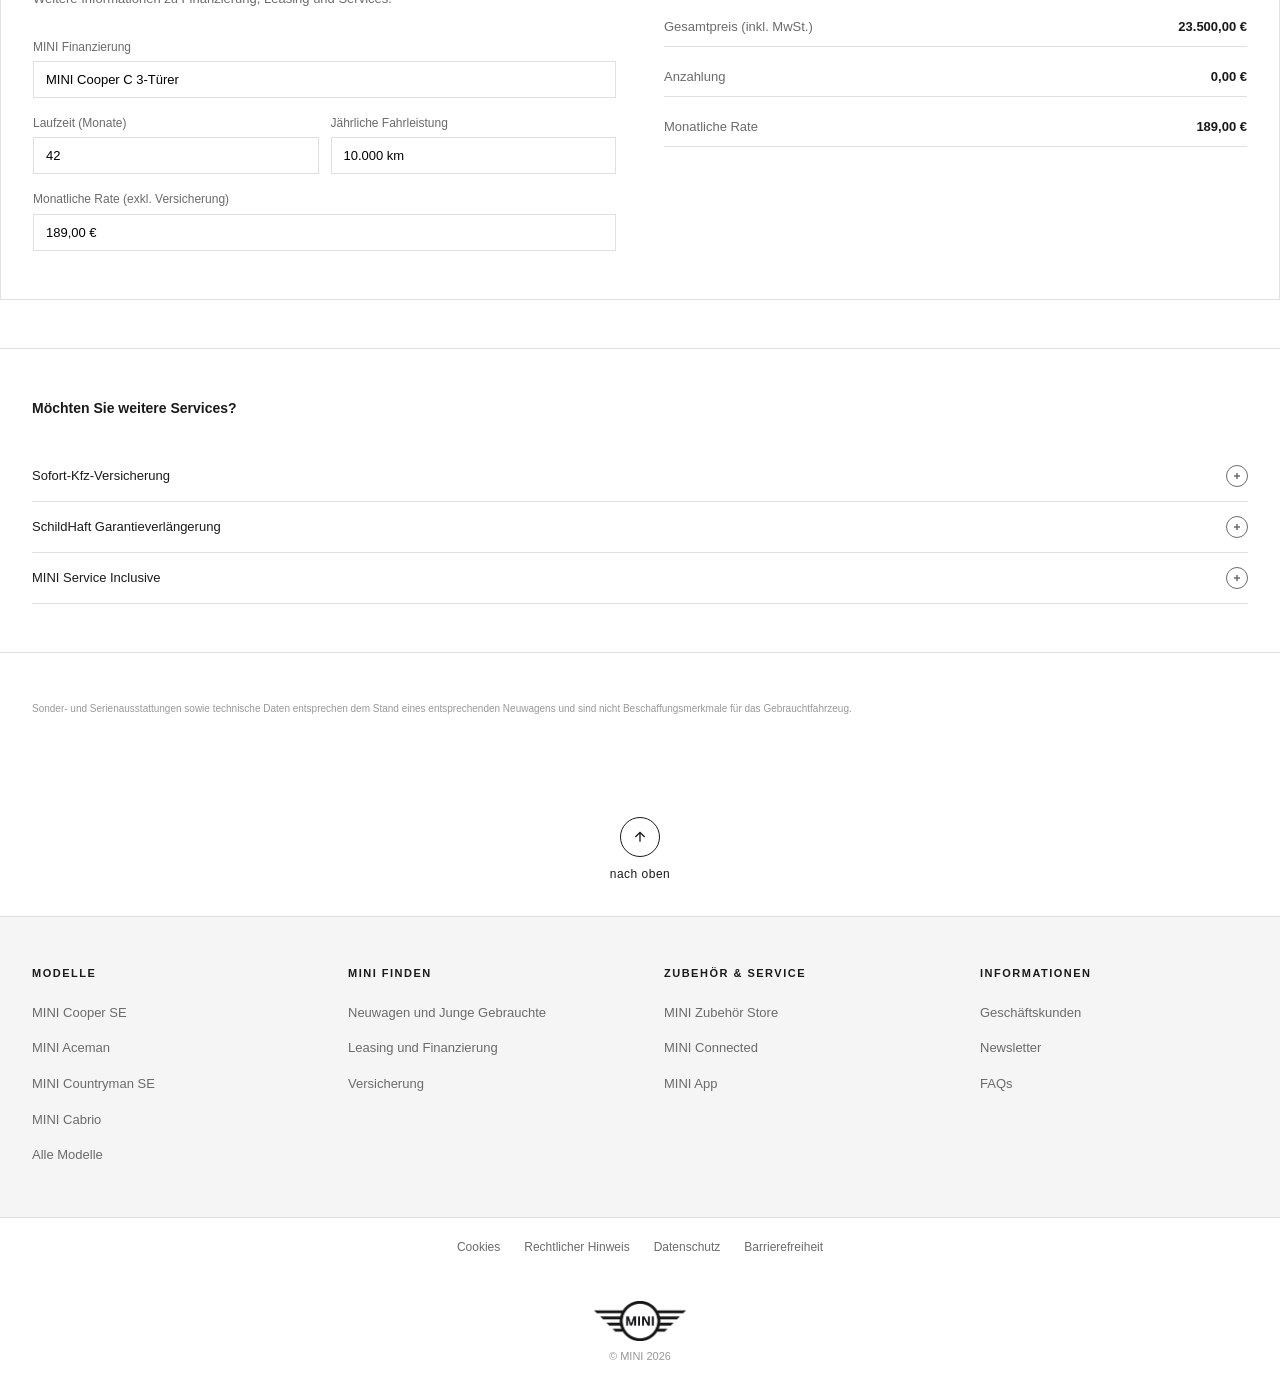
<file: modelle/cooper-3door.html>
<!DOCTYPE html>
<html lang="de">
<head>
  <meta charset="UTF-8">
  <meta name="viewport" content="width=device-width, initial-scale=1.0">
  <title>MINI Cooper 3-T&#252;rer | MINI Deutschland</title>
  <link rel="stylesheet" href="../css/style.css">
  <script src="https://cdn.c360a.salesforce.com/beacon/c360a/906a82c2-1f12-4fd1-b5c3-c52b784fb770/scripts/c360a.min.js"></script>
  <link rel="icon" type="image/jpeg" href="../images/mini-wing-logo.jpg">
</head>
<body>

  <nav class="nav nav-scrolled">
    <div class="nav-container">
      <a href="../index.html" class="nav-logo">
        <img src="../images/mini-wing-logo.jpg" alt="MINI" class="nav-logo-img">
      </a>
      <ul class="nav-links">
        <li><a href="index.html">Modelle &amp; Konfigurator</a></li>
        <li><a href="index.html">Angebote</a></li>
        <li><a href="#">Zubeh&#246;r &amp; Service</a></li>
        <li><a href="cooper-se.html">MINI Electric</a></li>
        <li><a href="#">Gesch&#228;ftskunden</a></li>
        <li><a href="#">Mehr MINI</a></li>
      </ul>
      <div class="nav-icons">
        <a href="#" aria-label="Standort">
          <svg viewBox="0 0 24 24" fill="none" stroke="#1a1a1a" stroke-width="1.5"><path d="M12 2C8.13 2 5 5.13 5 9c0 5.25 7 13 7 13s7-7.75 7-13c0-3.87-3.13-7-7-7z"/><circle cx="12" cy="9" r="2.5"/></svg>
        </a>
        <a href="#" aria-label="Konto">
          <svg viewBox="0 0 24 24" fill="none" stroke="#1a1a1a" stroke-width="1.5"><circle cx="12" cy="8" r="4"/><path d="M4 21v-1c0-3.31 3.58-6 8-6s8 2.69 8 6v1"/></svg>
        </a>
        <a href="#" aria-label="Warenkorb">
          <svg viewBox="0 0 24 24" fill="none" stroke="#1a1a1a" stroke-width="1.5"><path d="M6 2L3 6v14a2 2 0 002 2h14a2 2 0 002-2V6l-3-4z"/><line x1="3" y1="6" x2="21" y2="6"/><path d="M16 10a4 4 0 01-8 0"/></svg>
        </a>
        <a href="#" aria-label="Merkliste">
          <svg viewBox="0 0 24 24" fill="none" stroke="#1a1a1a" stroke-width="1.5"><path d="M12 21l-1.45-1.32C5.4 15.36 2 12.28 2 8.5 2 5.42 4.42 3 7.5 3c1.74 0 3.41.81 4.5 2.09C13.09 3.81 14.76 3 16.5 3 19.58 3 22 5.42 22 8.5c0 3.78-3.4 6.86-8.55 11.18L12 21z"/></svg>
        </a>
      </div>
      <button class="nav-toggle" aria-label="Toggle navigation">
        <span></span>
        <span></span>
        <span></span>
      </button>
    </div>
  </nav>

  <main data-model-id="mini-cooper-3door" data-model-name="MINI Cooper C 3-Tuerer" data-model-price="23500" data-model-drivetrain="Combustion">

    <div class="model-detail-breadcrumb">
      <a href="index.html">&larr; Zur&#252;ck</a>
      <a href="#">&#9825; Drucken</a>
    </div>

    <section class="model-hero">
      <div class="model-hero-image">
        <div class="main-image">
          <img src="../images/listing-cooper-3door-yellow.jpg" alt="MINI Cooper 3-Tuerer Gelb">
        </div>
        <div class="thumbnail-strip">
          <div class="thumb active">
            <img src="../images/listing-cooper-3door-yellow.jpg" alt="Gelb">
          </div>
          <div class="thumb">
            <img src="../images/listing-cooper-3door-red.jpg" alt="Rot">
          </div>
          <div class="thumb">
            <img src="../images/listing-cooper-3door-red.jpg" alt="Rot">
          </div>
          <div class="thumb">
            <img src="../images/gallery-cooper-interior.jpg" alt="Interieur">
          </div>
        </div>
      </div>
      <div class="model-hero-panel">
        <span class="badge-label">MINI Next</span>
        <h1>MINI Cooper C 3-T&#252;rer</h1>
        <p class="subtitle">Gebrauchtwagen &middot; Benzin</p>
        <div class="price-monthly">189,00 &#8364;/Monat</div>
        <div class="price-total">23.500,00 &#8364;</div>
        <div class="panel-actions">
          <a href="index.html" class="btn btn-primary">Konfigurieren</a>
          <a href="../test-drive.html" class="btn btn-outline" style="color:#1a1a1a;border-color:#1a1a1a;">Probefahrt buchen</a>
        </div>
        <div class="panel-links">
          <a href="#" id="saveVehicleBtn" onclick="saveVehicle(event)">&#9825; Fahrzeug speichern</a>
        </div>
      </div>
    </section>

    <div class="detail-section">
      <h2>Exterieur</h2>
      <div class="detail-image">
        <img src="../images/listing-cooper-3door-red.jpg" alt="MINI Cooper 3-Tuerer Rot">
      </div>
      <div class="dealer-info">
        <div class="dealer-info-item">
          <div class="dealer-avatar">
            <svg viewBox="0 0 24 24" fill="none" stroke="#6b6b6b" stroke-width="1.5"><circle cx="12" cy="8" r="4"/><path d="M4 21v-1c0-3.31 3.58-6 8-6s8 2.69 8 6v1"/></svg>
          </div>
          <div class="dealer-text">
            <strong>M&#252;ller, Thomas</strong>
            Verk&#228;ufer
          </div>
        </div>
        <div class="dealer-info-item">
          <div class="dealer-avatar">
            <svg viewBox="0 0 24 24" fill="none" stroke="#1a1a1a" stroke-width="1"><circle cx="12" cy="12" r="10"/><text x="12" y="16" text-anchor="middle" font-size="8" fill="#1a1a1a" stroke="none">BMW</text></svg>
          </div>
          <div class="dealer-text">
            <strong>BMW Euler, Opelstra&#223;e 4B</strong>
            Autorisierter BMW/MINI H&#228;ndler, Frankfurt
          </div>
        </div>
      </div>
    </div>

    <div class="detail-section">
      <h2>Interieur</h2>
      <div class="detail-image">
        <img src="../images/gallery-cooper-interior.jpg" alt="MINI Cooper 3-Tuerer Interieur">
      </div>
    </div>

    <div class="detail-section">
      <h2>Ausstattung</h2>
      <ul class="equipment-list">
        <li>LED-Scheinwerfer</li>
        <li>16" Leichtmetallr&#228;der</li>
        <li>Sportsitze mit Stoff</li>
        <li>Klimaanlage</li>
        <li>R&#252;ckfahrkamera</li>
        <li>8.8" Touchscreen mit Navigation</li>
        <li>Apple CarPlay / Android Auto</li>
        <li>Tempomat mit Bremsfunktion</li>
      </ul>
    </div>

    <div class="detail-section">
      <h2>Fahrzeugdaten</h2>
      <div class="vehicle-data-grid">
        <div class="data-item">
          <div class="data-label">Motorisierung</div>
          <div class="data-value">Benzin</div>
        </div>
        <div class="data-item">
          <div class="data-label">Baujahr</div>
          <div class="data-value">2024</div>
        </div>
        <div class="data-item">
          <div class="data-label">Erstzulassung</div>
          <div class="data-value">05/2024</div>
        </div>
        <div class="data-item">
          <div class="data-label">Kilometerstand</div>
          <div class="data-value">8.340 km</div>
        </div>
        <div class="data-item">
          <div class="data-label">Anzahl Vorbesitzer</div>
          <div class="data-value">1</div>
        </div>
        <div class="data-item">
          <div class="data-label">Farbe</div>
          <div class="data-value">Sunny Side Yellow</div>
        </div>
      </div>
    </div>

    <div class="detail-section">
      <h2>Technische Daten</h2>
      <table class="specs-table">
        <tr><td>Motorart</td><td>Benzin-Turbomotor</td></tr>
        <tr><td>Leistung</td><td>115 kW (156 PS)</td></tr>
        <tr><td>Drehmoment</td><td>230 Nm</td></tr>
        <tr><td>Hubraum</td><td>1.499 ccm</td></tr>
        <tr><td>0-100 km/h</td><td>7,4 Sek.</td></tr>
        <tr><td>H&#246;chstgeschwindigkeit</td><td>225 km/h</td></tr>
        <tr><td>Getriebe</td><td>7-Gang Doppelkupplung</td></tr>
        <tr><td>Antrieb</td><td>Frontantrieb</td></tr>
        <tr><td>Verbrauch (WLTP)</td><td>5,7 l/100km</td></tr>
        <tr><td>CO&#8322;-Emission</td><td>130 g/km</td></tr>
        <tr><td>CO&#8322;-Klasse</td><td>D</td></tr>
        <tr><td>L&#228;nge / Breite / H&#246;he</td><td>3.862 / 1.755 / 1.460 mm</td></tr>
      </table>
    </div>

    <div class="detail-section">
      <h2>Galerie</h2>
      <div class="photo-gallery">
        <div class="photo-gallery-item">
          <img src="../images/listing-cooper-3door-yellow.jpg" alt="MINI Cooper 3-Tuerer Gelb">
        </div>
        <div class="photo-gallery-item">
          <img src="../images/listing-cooper-3door-red.jpg" alt="MINI Cooper 3-Tuerer Rot">
        </div>
        <div class="photo-gallery-item">
          <img src="../images/listing-cooper-3door-red.jpg" alt="MINI Cooper 3-Tuerer Rot">
        </div>
        <div class="photo-gallery-item">
          <img src="../images/gallery-cooper-interior.jpg" alt="MINI Cooper 3-Tuerer Interieur">
        </div>
      </div>
    </div>

    <div class="financing-detail">
      <h2>Finanzierung und Leasing</h2>
      <div class="financing-form">
        <p style="font-size:13px;color:#6b6b6b;margin-bottom:12px;">MINI Financial Services<br>Weitere Informationen zu Finanzierung, Leasing und Services.</p>
        <div>
          <label>MINI Finanzierung</label>
          <input type="text" value="MINI Cooper C 3-T&#252;rer" readonly>
        </div>
        <div class="form-row-inline">
          <div style="flex:1">
            <label>Laufzeit (Monate)</label>
            <input type="text" value="42">
          </div>
          <div style="flex:1">
            <label>J&#228;hrliche Fahrleistung</label>
            <input type="text" value="10.000 km">
          </div>
        </div>
        <div>
          <label>Monatliche Rate (exkl. Versicherung)</label>
          <input type="text" value="189,00 &#8364;" readonly>
        </div>
      </div>
      <div class="financing-summary">
        <div style="font-size:13px;font-weight:700;margin-bottom:8px;">MINI Cooper C 3-T&#252;rer</div>
        <div class="summary-row"><span class="label">Gesamtpreis (inkl. MwSt.)</span><span class="value">23.500,00 &#8364;</span></div>
        <div class="summary-row"><span class="label">Anzahlung</span><span class="value">0,00 &#8364;</span></div>
        <div class="summary-row"><span class="label">Monatliche Rate</span><span class="value">189,00 &#8364;</span></div>
      </div>
    </div>

    <div class="services-section">
      <h3>M&#246;chten Sie weitere Services?</h3>
      <div class="service-item">Sofort-Kfz-Versicherung</div>
      <div class="service-item">SchildHaft Garantieverl&#228;ngerung</div>
      <div class="service-item">MINI Service Inclusive</div>
    </div>

    <div class="legal-disclaimer">
      <p>Sonder- und Serienausstattungen sowie technische Daten entsprechen dem Stand eines entsprechenden Neuwagens und sind nicht Beschaffungsmerkmale f&#252;r das Gebrauchtfahrzeug.</p>
    </div>

  </main>

  <div class="back-to-top">
    <a href="#top">
      <span><svg viewBox="0 0 24 24"><path d="M12 19V5M5 12l7-7 7 7"/></svg></span>
      nach oben
    </a>
  </div>

  <footer class="footer">
    <div class="footer-main">
      <div class="footer-main-inner">
        <div class="footer-column">
          <h4>Modelle</h4>
          <ul>
            <li><a href="cooper-se.html">MINI Cooper SE</a></li>
            <li><a href="aceman.html">MINI Aceman</a></li>
            <li><a href="countryman-se.html">MINI Countryman SE</a></li>
            <li><a href="cabrio.html">MINI Cabrio</a></li>
            <li><a href="index.html">Alle Modelle</a></li>
          </ul>
        </div>
        <div class="footer-column">
          <h4>MINI Finden</h4>
          <ul>
            <li><a href="index.html">Neuwagen und Junge Gebrauchte</a></li>
            <li><a href="#">Leasing und Finanzierung</a></li>
            <li><a href="#">Versicherung</a></li>
          </ul>
        </div>
        <div class="footer-column">
          <h4>Zubeh&#246;r &amp; Service</h4>
          <ul>
            <li><a href="#">MINI Zubeh&#246;r Store</a></li>
            <li><a href="#">MINI Connected</a></li>
            <li><a href="#">MINI App</a></li>
          </ul>
        </div>
        <div class="footer-column">
          <h4>Informationen</h4>
          <ul>
            <li><a href="#">Gesch&#228;ftskunden</a></li>
            <li><a href="#">Newsletter</a></li>
            <li><a href="#">FAQs</a></li>
          </ul>
        </div>
      </div>
    </div>
    <div class="footer-legal">
      <div class="footer-legal-inner">
        <a href="#">Cookies</a>
        <a href="#">Rechtlicher Hinweis</a>
        <a href="#">Datenschutz</a>
        <a href="#">Barrierefreiheit</a>
      </div>
    </div>
    <div class="footer-copyright">
      <img src="../images/mini-wing-logo.jpg" alt="MINI" class="footer-logo-img">
      <p>&copy; MINI 2026</p>
    </div>
  </footer>

  <script src="../js/sitemap-config.js"></script>
  <script src="../js/main.js"></script>
  <script src="../js/signup.js"></script>
  <script src="../js/save-vehicle.js"></script>
</body>
</html>
</file>
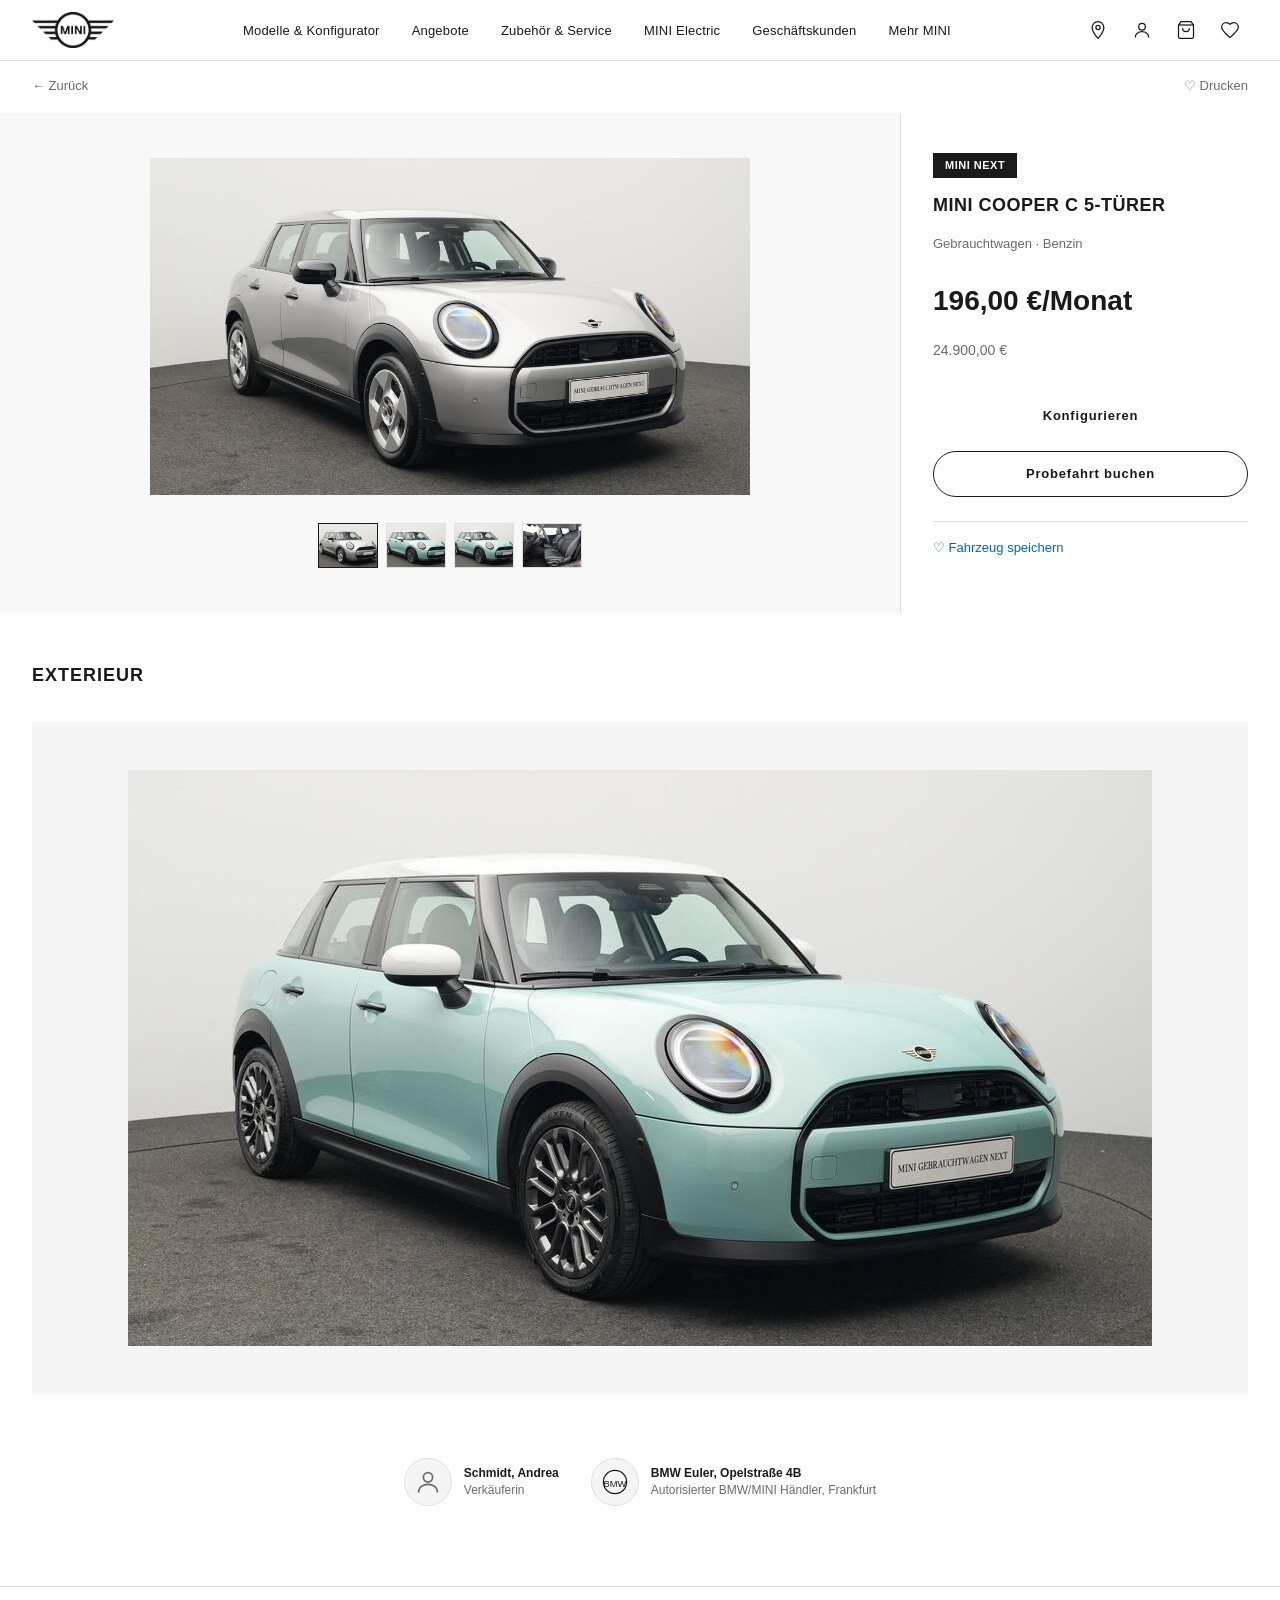
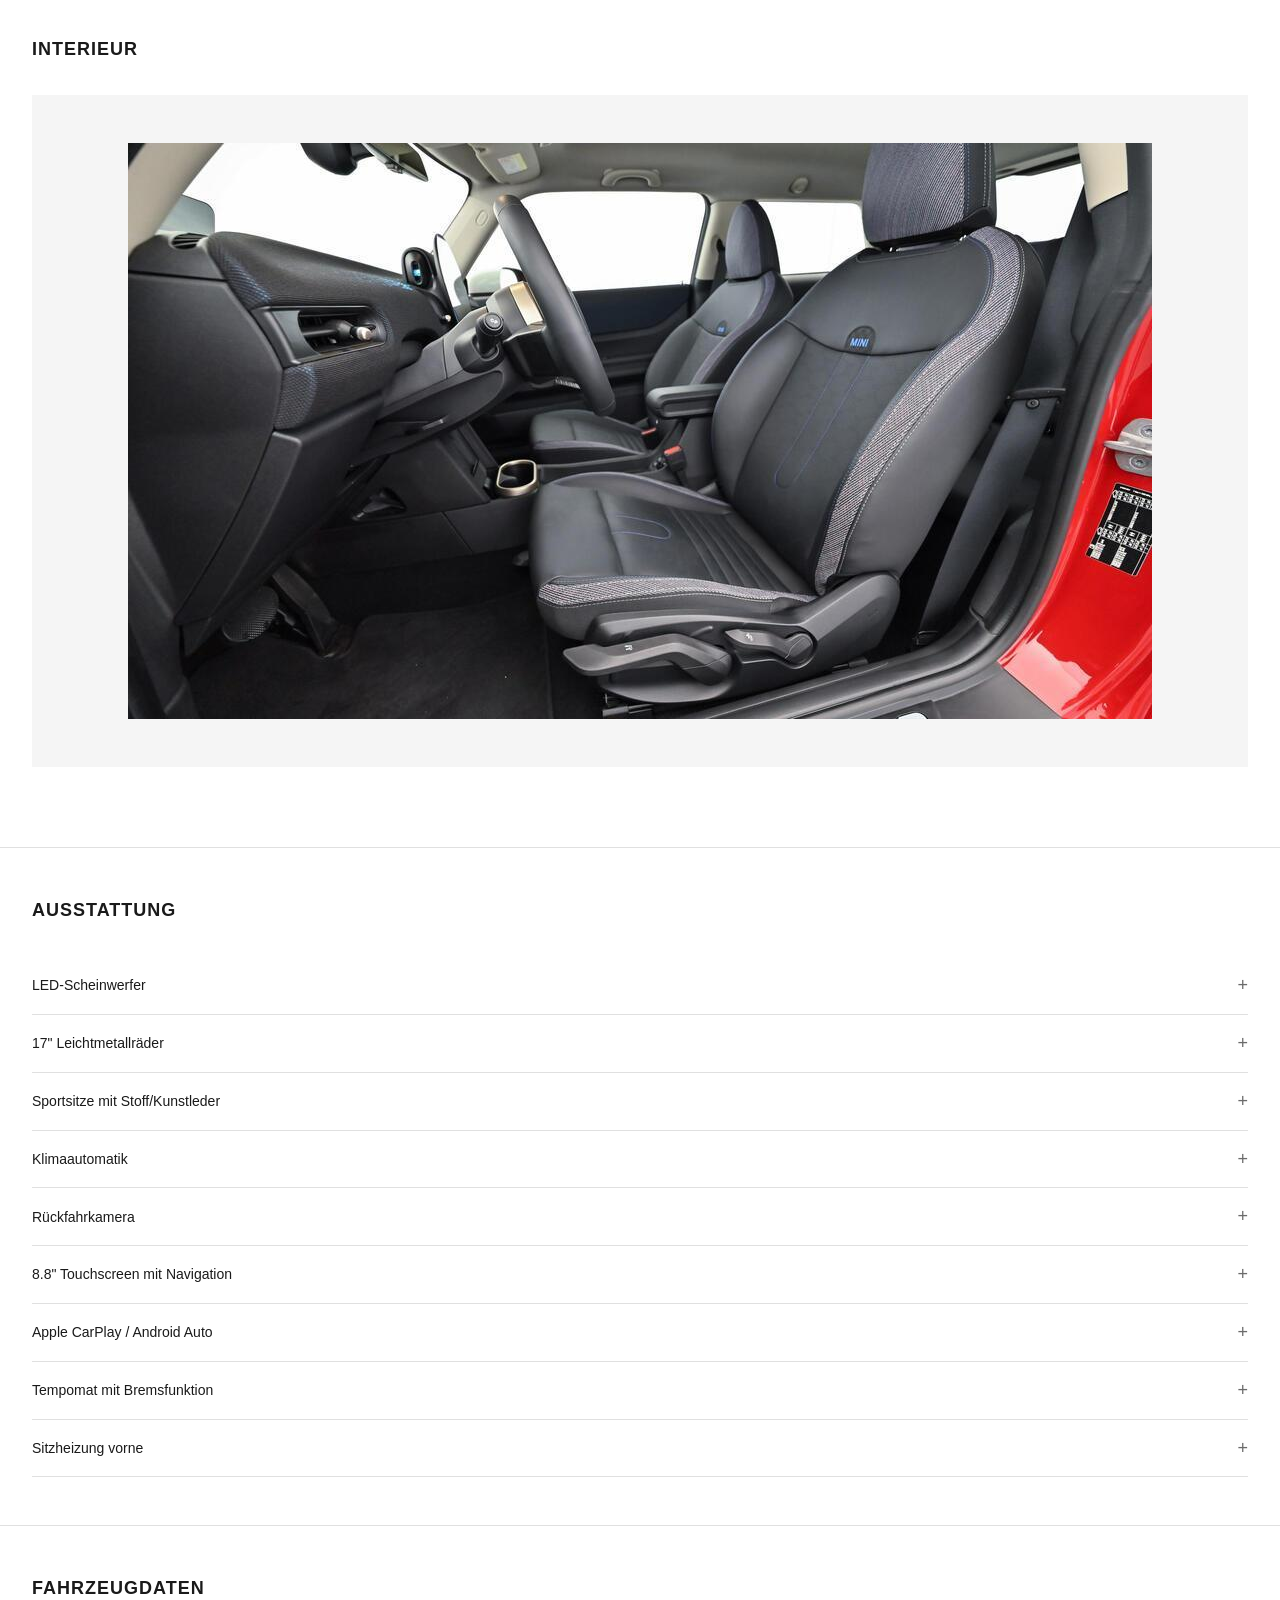
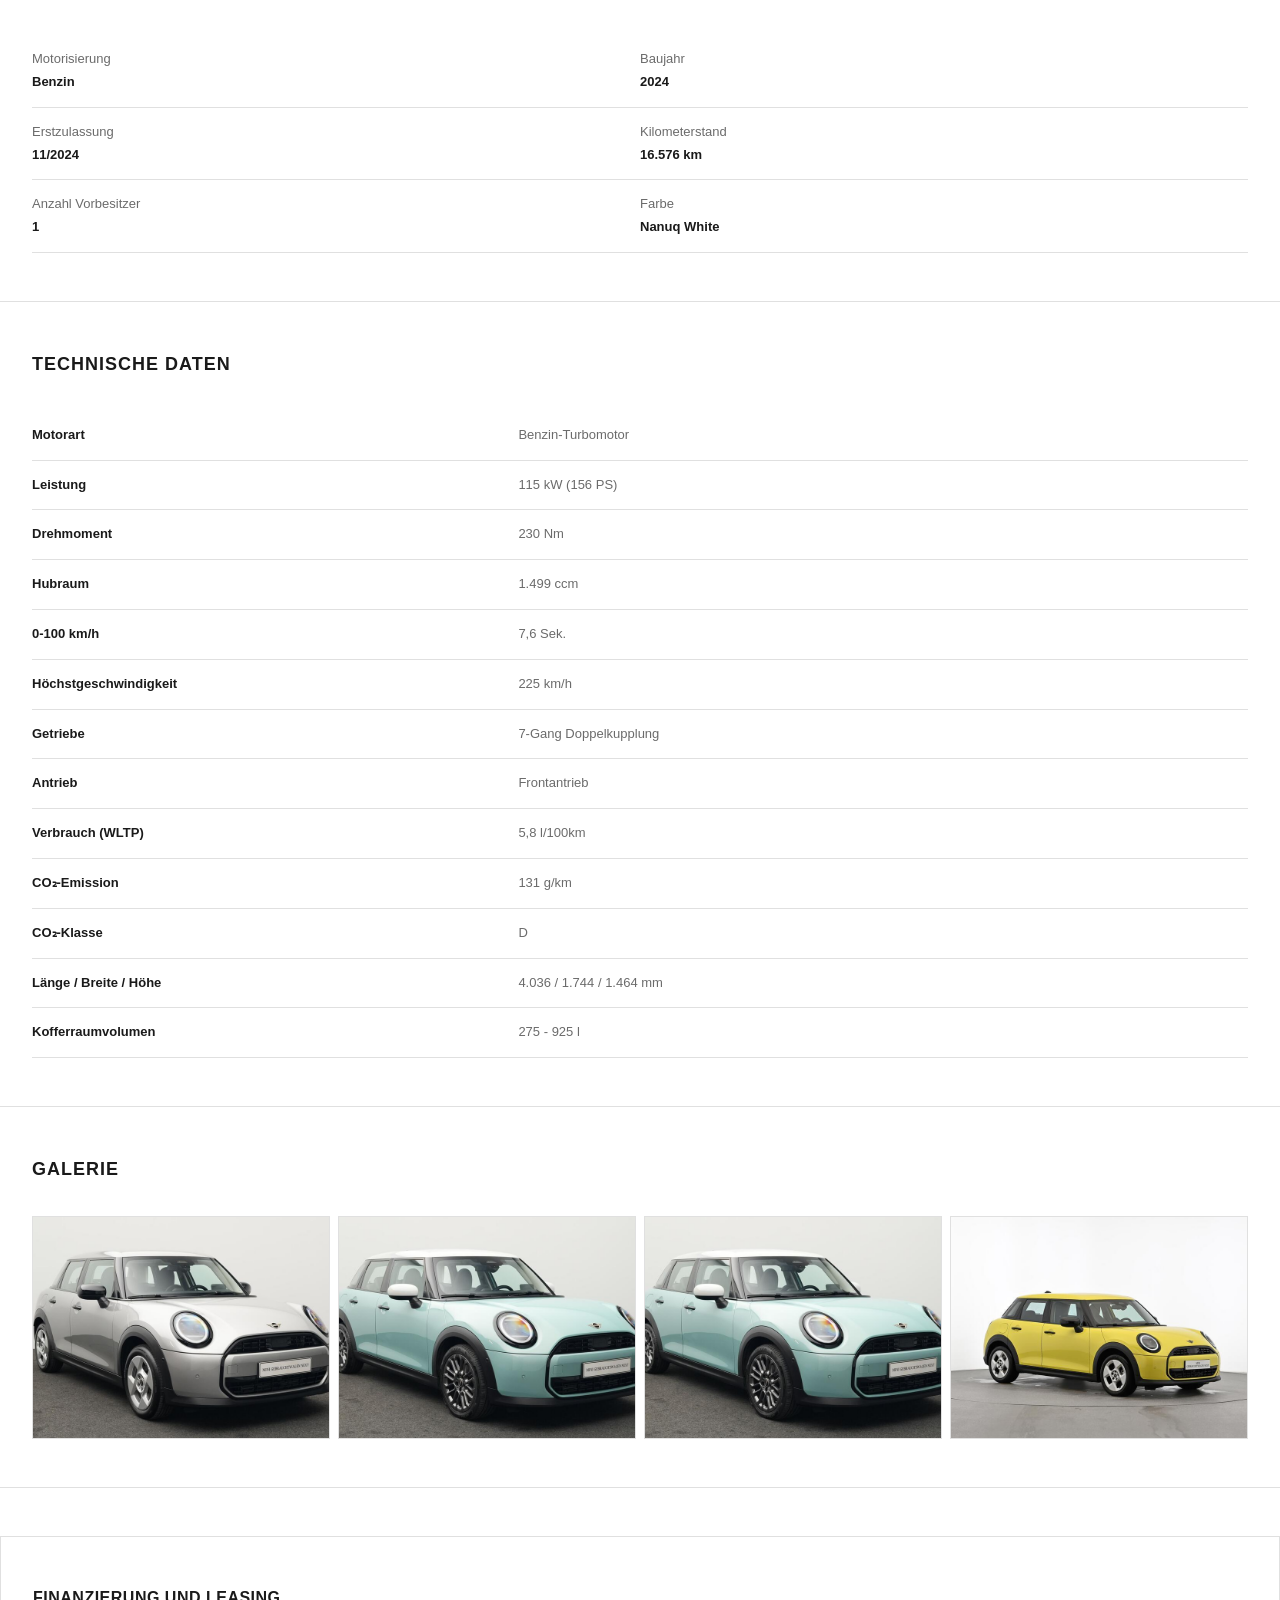
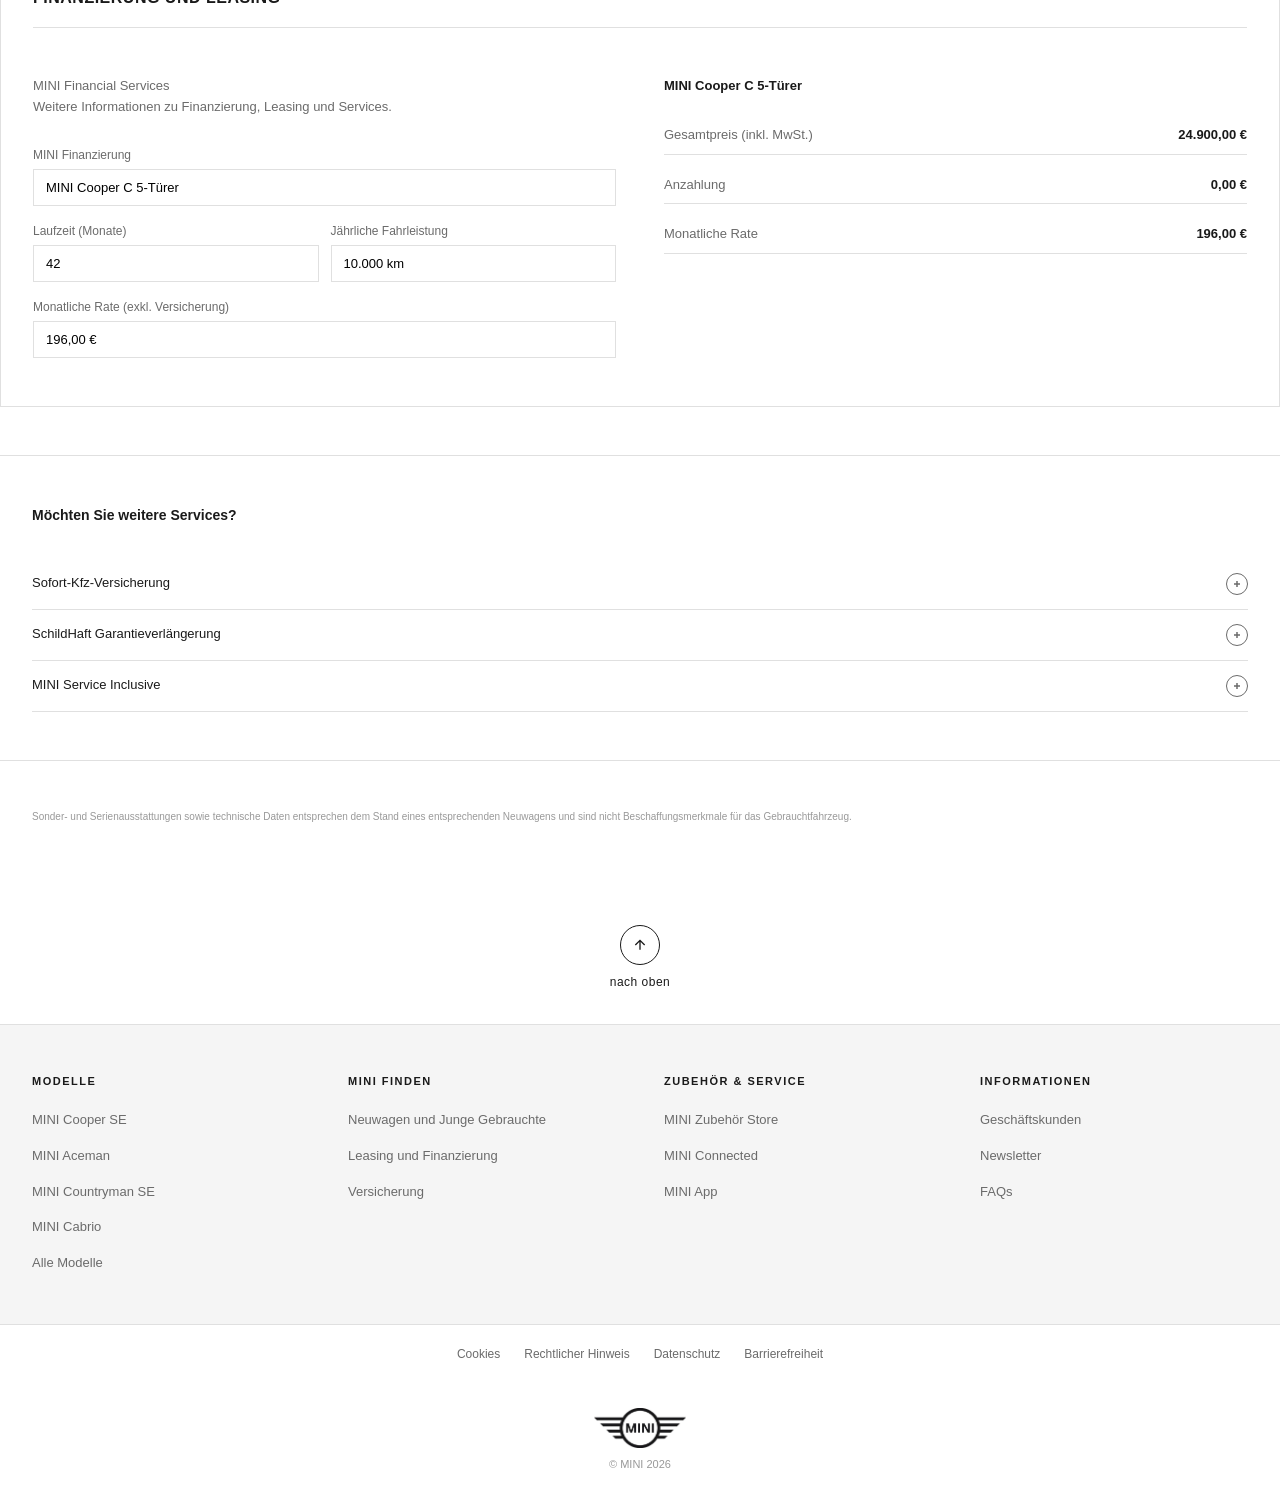
<file: modelle/cooper-5door.html>
<!DOCTYPE html>
<html lang="de">
<head>
  <meta charset="UTF-8">
  <meta name="viewport" content="width=device-width, initial-scale=1.0">
  <title>MINI Cooper 5-T&#252;rer | MINI Deutschland</title>
  <link rel="stylesheet" href="../css/style.css">
  <script src="https://cdn.c360a.salesforce.com/beacon/c360a/906a82c2-1f12-4fd1-b5c3-c52b784fb770/scripts/c360a.min.js"></script>
  <link rel="icon" type="image/jpeg" href="../images/mini-wing-logo.jpg">
</head>
<body>

  <nav class="nav nav-scrolled">
    <div class="nav-container">
      <a href="../index.html" class="nav-logo">
        <img src="../images/mini-wing-logo.jpg" alt="MINI" class="nav-logo-img">
      </a>
      <ul class="nav-links">
        <li><a href="index.html">Modelle &amp; Konfigurator</a></li>
        <li><a href="index.html">Angebote</a></li>
        <li><a href="#">Zubeh&#246;r &amp; Service</a></li>
        <li><a href="cooper-se.html">MINI Electric</a></li>
        <li><a href="#">Gesch&#228;ftskunden</a></li>
        <li><a href="#">Mehr MINI</a></li>
      </ul>
      <div class="nav-icons">
        <a href="#" aria-label="Standort">
          <svg viewBox="0 0 24 24" fill="none" stroke="#1a1a1a" stroke-width="1.5"><path d="M12 2C8.13 2 5 5.13 5 9c0 5.25 7 13 7 13s7-7.75 7-13c0-3.87-3.13-7-7-7z"/><circle cx="12" cy="9" r="2.5"/></svg>
        </a>
        <a href="#" aria-label="Konto">
          <svg viewBox="0 0 24 24" fill="none" stroke="#1a1a1a" stroke-width="1.5"><circle cx="12" cy="8" r="4"/><path d="M4 21v-1c0-3.31 3.58-6 8-6s8 2.69 8 6v1"/></svg>
        </a>
        <a href="#" aria-label="Warenkorb">
          <svg viewBox="0 0 24 24" fill="none" stroke="#1a1a1a" stroke-width="1.5"><path d="M6 2L3 6v14a2 2 0 002 2h14a2 2 0 002-2V6l-3-4z"/><line x1="3" y1="6" x2="21" y2="6"/><path d="M16 10a4 4 0 01-8 0"/></svg>
        </a>
        <a href="#" aria-label="Merkliste">
          <svg viewBox="0 0 24 24" fill="none" stroke="#1a1a1a" stroke-width="1.5"><path d="M12 21l-1.45-1.32C5.4 15.36 2 12.28 2 8.5 2 5.42 4.42 3 7.5 3c1.74 0 3.41.81 4.5 2.09C13.09 3.81 14.76 3 16.5 3 19.58 3 22 5.42 22 8.5c0 3.78-3.4 6.86-8.55 11.18L12 21z"/></svg>
        </a>
      </div>
      <button class="nav-toggle" aria-label="Toggle navigation">
        <span></span>
        <span></span>
        <span></span>
      </button>
    </div>
  </nav>

  <main data-model-id="mini-cooper-5door" data-model-name="MINI Cooper C 5-Tuerer" data-model-price="24900" data-model-drivetrain="Combustion">

    <div class="model-detail-breadcrumb">
      <a href="index.html">&larr; Zur&#252;ck</a>
      <a href="#">&#9825; Drucken</a>
    </div>

    <section class="model-hero">
      <div class="model-hero-image">
        <div class="main-image">
          <img src="../images/listing-cooper-5door-white.jpg" alt="MINI Cooper 5-Tuerer Weiss">
        </div>
        <div class="thumbnail-strip">
          <div class="thumb active">
            <img src="../images/listing-cooper-5door-white.jpg" alt="Weiss">
          </div>
          <div class="thumb">
            <img src="../images/listing-cooper-5door-mint.jpg" alt="Mint">
          </div>
          <div class="thumb">
            <img src="../images/listing-cooper-5door-mint.jpg" alt="Mint">
          </div>
          <div class="thumb">
            <img src="../images/gallery-cooper-interior.jpg" alt="Interieur">
          </div>
        </div>
      </div>
      <div class="model-hero-panel">
        <span class="badge-label">MINI Next</span>
        <h1>MINI Cooper C 5-T&#252;rer</h1>
        <p class="subtitle">Gebrauchtwagen &middot; Benzin</p>
        <div class="price-monthly">196,00 &#8364;/Monat</div>
        <div class="price-total">24.900,00 &#8364;</div>
        <div class="panel-actions">
          <a href="index.html" class="btn btn-primary">Konfigurieren</a>
          <a href="../test-drive.html" class="btn btn-outline" style="color:#1a1a1a;border-color:#1a1a1a;">Probefahrt buchen</a>
        </div>
        <div class="panel-links">
          <a href="#" id="saveVehicleBtn" onclick="saveVehicle(event)">&#9825; Fahrzeug speichern</a>
        </div>
      </div>
    </section>

    <div class="detail-section">
      <h2>Exterieur</h2>
      <div class="detail-image">
        <img src="../images/listing-cooper-5door-mint.jpg" alt="MINI Cooper 5-Tuerer Mint Seitenansicht">
      </div>
      <div class="dealer-info">
        <div class="dealer-info-item">
          <div class="dealer-avatar">
            <svg viewBox="0 0 24 24" fill="none" stroke="#6b6b6b" stroke-width="1.5"><circle cx="12" cy="8" r="4"/><path d="M4 21v-1c0-3.31 3.58-6 8-6s8 2.69 8 6v1"/></svg>
          </div>
          <div class="dealer-text">
            <strong>Schmidt, Andrea</strong>
            Verk&#228;uferin
          </div>
        </div>
        <div class="dealer-info-item">
          <div class="dealer-avatar">
            <svg viewBox="0 0 24 24" fill="none" stroke="#1a1a1a" stroke-width="1"><circle cx="12" cy="12" r="10"/><text x="12" y="16" text-anchor="middle" font-size="8" fill="#1a1a1a" stroke="none">BMW</text></svg>
          </div>
          <div class="dealer-text">
            <strong>BMW Euler, Opelstra&#223;e 4B</strong>
            Autorisierter BMW/MINI H&#228;ndler, Frankfurt
          </div>
        </div>
      </div>
    </div>

    <div class="detail-section">
      <h2>Interieur</h2>
      <div class="detail-image">
        <img src="../images/gallery-cooper-interior.jpg" alt="MINI Cooper 5-Tuerer Interieur">
      </div>
    </div>

    <div class="detail-section">
      <h2>Ausstattung</h2>
      <ul class="equipment-list">
        <li>LED-Scheinwerfer</li>
        <li>17" Leichtmetallr&#228;der</li>
        <li>Sportsitze mit Stoff/Kunstleder</li>
        <li>Klimaautomatik</li>
        <li>R&#252;ckfahrkamera</li>
        <li>8.8" Touchscreen mit Navigation</li>
        <li>Apple CarPlay / Android Auto</li>
        <li>Tempomat mit Bremsfunktion</li>
        <li>Sitzheizung vorne</li>
      </ul>
    </div>

    <div class="detail-section">
      <h2>Fahrzeugdaten</h2>
      <div class="vehicle-data-grid">
        <div class="data-item">
          <div class="data-label">Motorisierung</div>
          <div class="data-value">Benzin</div>
        </div>
        <div class="data-item">
          <div class="data-label">Baujahr</div>
          <div class="data-value">2024</div>
        </div>
        <div class="data-item">
          <div class="data-label">Erstzulassung</div>
          <div class="data-value">11/2024</div>
        </div>
        <div class="data-item">
          <div class="data-label">Kilometerstand</div>
          <div class="data-value">16.576 km</div>
        </div>
        <div class="data-item">
          <div class="data-label">Anzahl Vorbesitzer</div>
          <div class="data-value">1</div>
        </div>
        <div class="data-item">
          <div class="data-label">Farbe</div>
          <div class="data-value">Nanuq White</div>
        </div>
      </div>
    </div>

    <div class="detail-section">
      <h2>Technische Daten</h2>
      <table class="specs-table">
        <tr><td>Motorart</td><td>Benzin-Turbomotor</td></tr>
        <tr><td>Leistung</td><td>115 kW (156 PS)</td></tr>
        <tr><td>Drehmoment</td><td>230 Nm</td></tr>
        <tr><td>Hubraum</td><td>1.499 ccm</td></tr>
        <tr><td>0-100 km/h</td><td>7,6 Sek.</td></tr>
        <tr><td>H&#246;chstgeschwindigkeit</td><td>225 km/h</td></tr>
        <tr><td>Getriebe</td><td>7-Gang Doppelkupplung</td></tr>
        <tr><td>Antrieb</td><td>Frontantrieb</td></tr>
        <tr><td>Verbrauch (WLTP)</td><td>5,8 l/100km</td></tr>
        <tr><td>CO&#8322;-Emission</td><td>131 g/km</td></tr>
        <tr><td>CO&#8322;-Klasse</td><td>D</td></tr>
        <tr><td>L&#228;nge / Breite / H&#246;he</td><td>4.036 / 1.744 / 1.464 mm</td></tr>
        <tr><td>Kofferraumvolumen</td><td>275 - 925 l</td></tr>
      </table>
    </div>

    <div class="detail-section">
      <h2>Galerie</h2>
      <div class="photo-gallery">
        <div class="photo-gallery-item">
          <img src="../images/listing-cooper-5door-white.jpg" alt="MINI Cooper 5-Tuerer Weiss">
        </div>
        <div class="photo-gallery-item">
          <img src="../images/listing-cooper-5door-mint.jpg" alt="MINI Cooper 5-Tuerer Mint">
        </div>
        <div class="photo-gallery-item">
          <img src="../images/listing-cooper-5door-mint.jpg" alt="MINI Cooper 5-Tuerer Mint">
        </div>
        <div class="photo-gallery-item">
          <img src="../images/listing-cooper-5door-yellow.jpg" alt="MINI Cooper 5-Tuerer Gelb">
        </div>
      </div>
    </div>

    <div class="financing-detail">
      <h2>Finanzierung und Leasing</h2>
      <div class="financing-form">
        <p style="font-size:13px;color:#6b6b6b;margin-bottom:12px;">MINI Financial Services<br>Weitere Informationen zu Finanzierung, Leasing und Services.</p>
        <div>
          <label>MINI Finanzierung</label>
          <input type="text" value="MINI Cooper C 5-T&#252;rer" readonly>
        </div>
        <div class="form-row-inline">
          <div style="flex:1">
            <label>Laufzeit (Monate)</label>
            <input type="text" value="42">
          </div>
          <div style="flex:1">
            <label>J&#228;hrliche Fahrleistung</label>
            <input type="text" value="10.000 km">
          </div>
        </div>
        <div>
          <label>Monatliche Rate (exkl. Versicherung)</label>
          <input type="text" value="196,00 &#8364;" readonly>
        </div>
      </div>
      <div class="financing-summary">
        <div style="font-size:13px;font-weight:700;margin-bottom:8px;">MINI Cooper C 5-T&#252;rer</div>
        <div class="summary-row"><span class="label">Gesamtpreis (inkl. MwSt.)</span><span class="value">24.900,00 &#8364;</span></div>
        <div class="summary-row"><span class="label">Anzahlung</span><span class="value">0,00 &#8364;</span></div>
        <div class="summary-row"><span class="label">Monatliche Rate</span><span class="value">196,00 &#8364;</span></div>
      </div>
    </div>

    <div class="services-section">
      <h3>M&#246;chten Sie weitere Services?</h3>
      <div class="service-item">Sofort-Kfz-Versicherung</div>
      <div class="service-item">SchildHaft Garantieverl&#228;ngerung</div>
      <div class="service-item">MINI Service Inclusive</div>
    </div>

    <div class="legal-disclaimer">
      <p>Sonder- und Serienausstattungen sowie technische Daten entsprechen dem Stand eines entsprechenden Neuwagens und sind nicht Beschaffungsmerkmale f&#252;r das Gebrauchtfahrzeug.</p>
    </div>

  </main>

  <div class="back-to-top">
    <a href="#top">
      <span><svg viewBox="0 0 24 24"><path d="M12 19V5M5 12l7-7 7 7"/></svg></span>
      nach oben
    </a>
  </div>

  <footer class="footer">
    <div class="footer-main">
      <div class="footer-main-inner">
        <div class="footer-column">
          <h4>Modelle</h4>
          <ul>
            <li><a href="cooper-se.html">MINI Cooper SE</a></li>
            <li><a href="aceman.html">MINI Aceman</a></li>
            <li><a href="countryman-se.html">MINI Countryman SE</a></li>
            <li><a href="cabrio.html">MINI Cabrio</a></li>
            <li><a href="index.html">Alle Modelle</a></li>
          </ul>
        </div>
        <div class="footer-column">
          <h4>MINI Finden</h4>
          <ul>
            <li><a href="index.html">Neuwagen und Junge Gebrauchte</a></li>
            <li><a href="#">Leasing und Finanzierung</a></li>
            <li><a href="#">Versicherung</a></li>
          </ul>
        </div>
        <div class="footer-column">
          <h4>Zubeh&#246;r &amp; Service</h4>
          <ul>
            <li><a href="#">MINI Zubeh&#246;r Store</a></li>
            <li><a href="#">MINI Connected</a></li>
            <li><a href="#">MINI App</a></li>
          </ul>
        </div>
        <div class="footer-column">
          <h4>Informationen</h4>
          <ul>
            <li><a href="#">Gesch&#228;ftskunden</a></li>
            <li><a href="#">Newsletter</a></li>
            <li><a href="#">FAQs</a></li>
          </ul>
        </div>
      </div>
    </div>
    <div class="footer-legal">
      <div class="footer-legal-inner">
        <a href="#">Cookies</a>
        <a href="#">Rechtlicher Hinweis</a>
        <a href="#">Datenschutz</a>
        <a href="#">Barrierefreiheit</a>
      </div>
    </div>
    <div class="footer-copyright">
      <img src="../images/mini-wing-logo.jpg" alt="MINI" class="footer-logo-img">
      <p>&copy; MINI 2026</p>
    </div>
  </footer>

  <script src="../js/sitemap-config.js"></script>
  <script src="../js/main.js"></script>
  <script src="../js/signup.js"></script>
  <script src="../js/save-vehicle.js"></script>
</body>
</html>
</file>
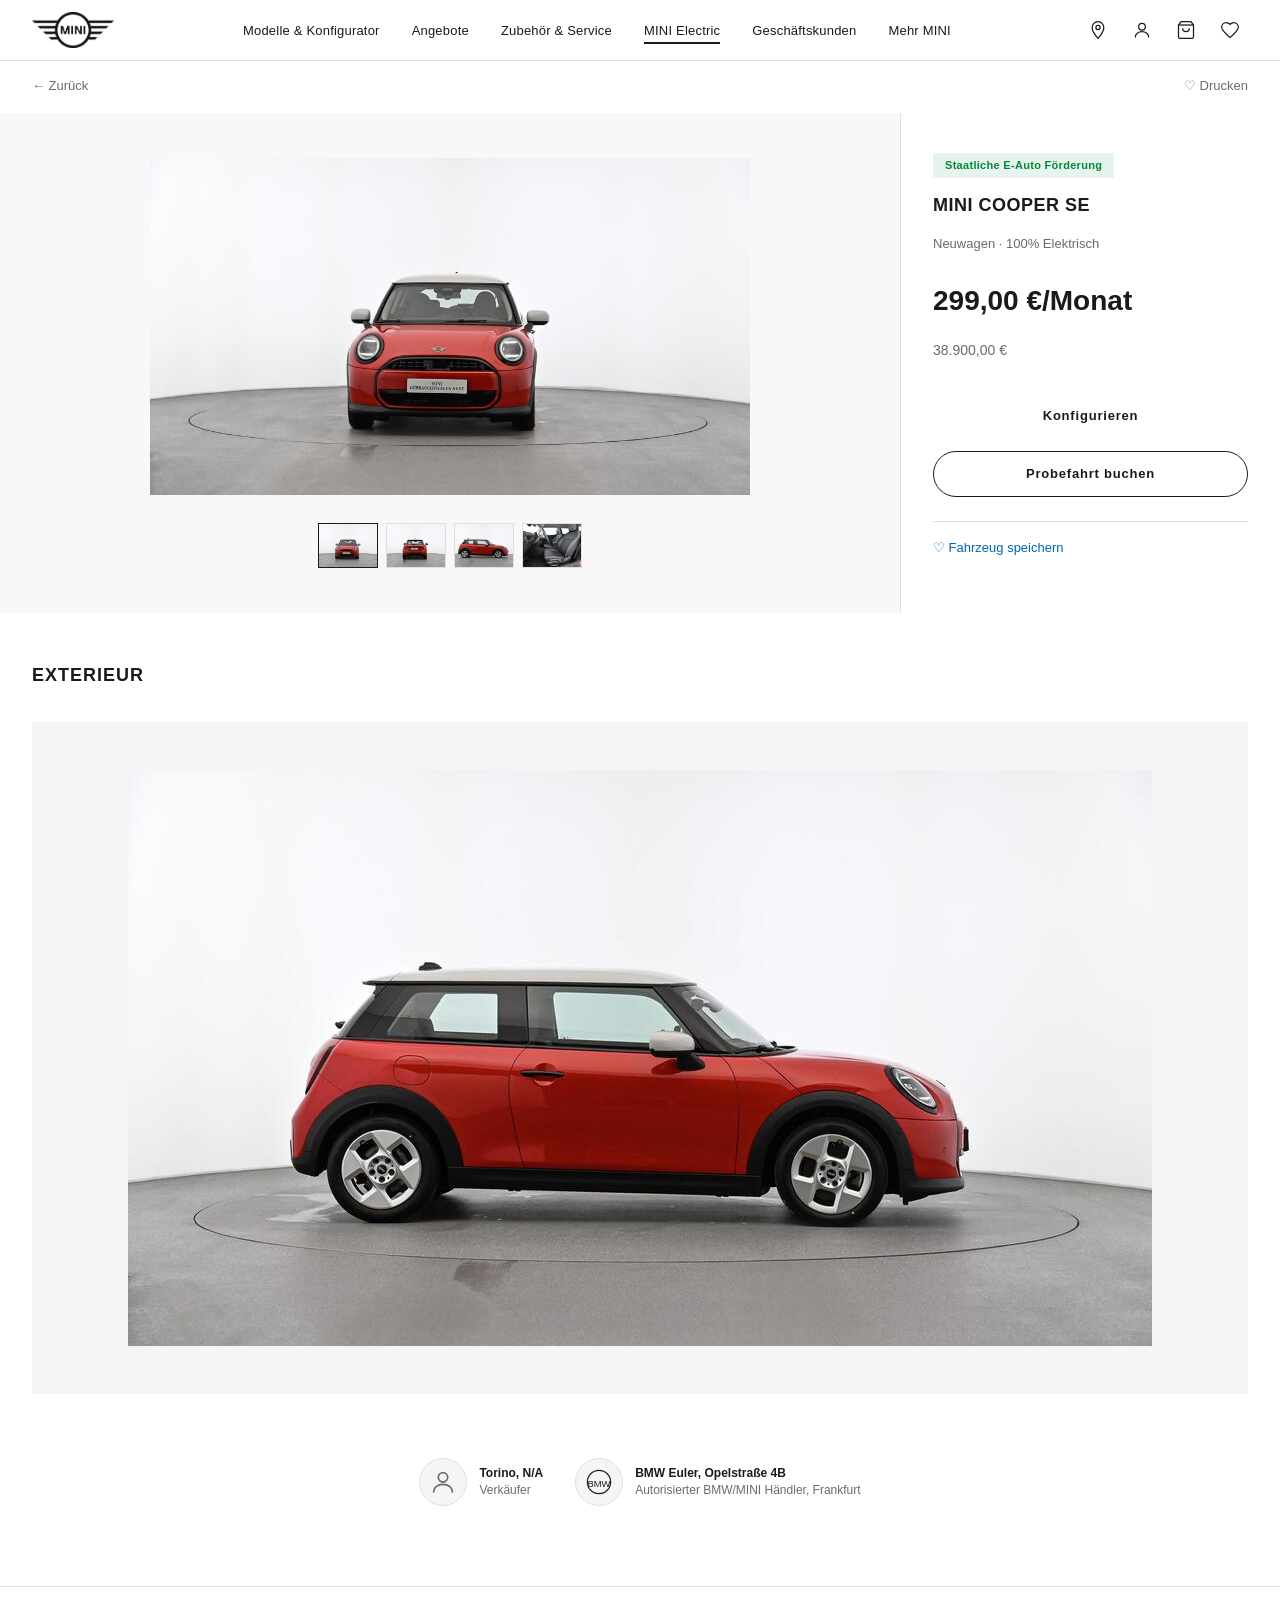
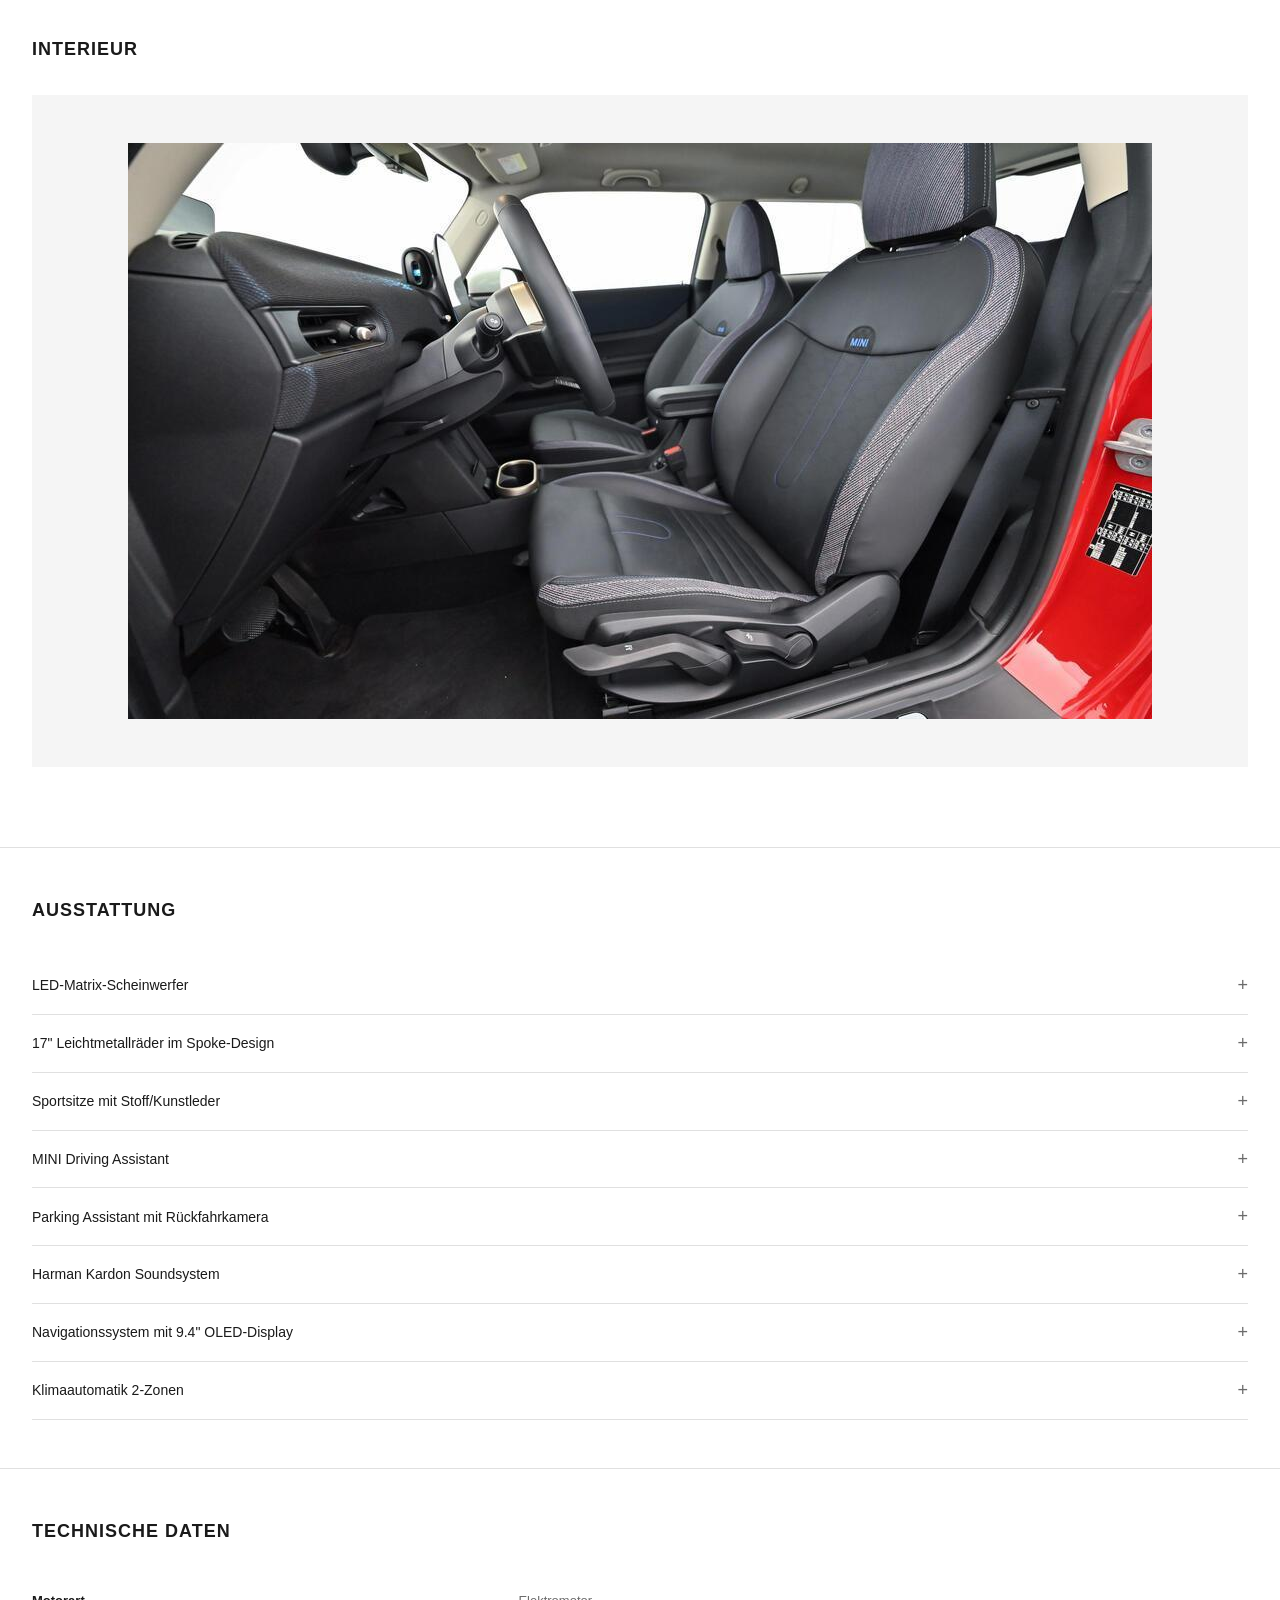
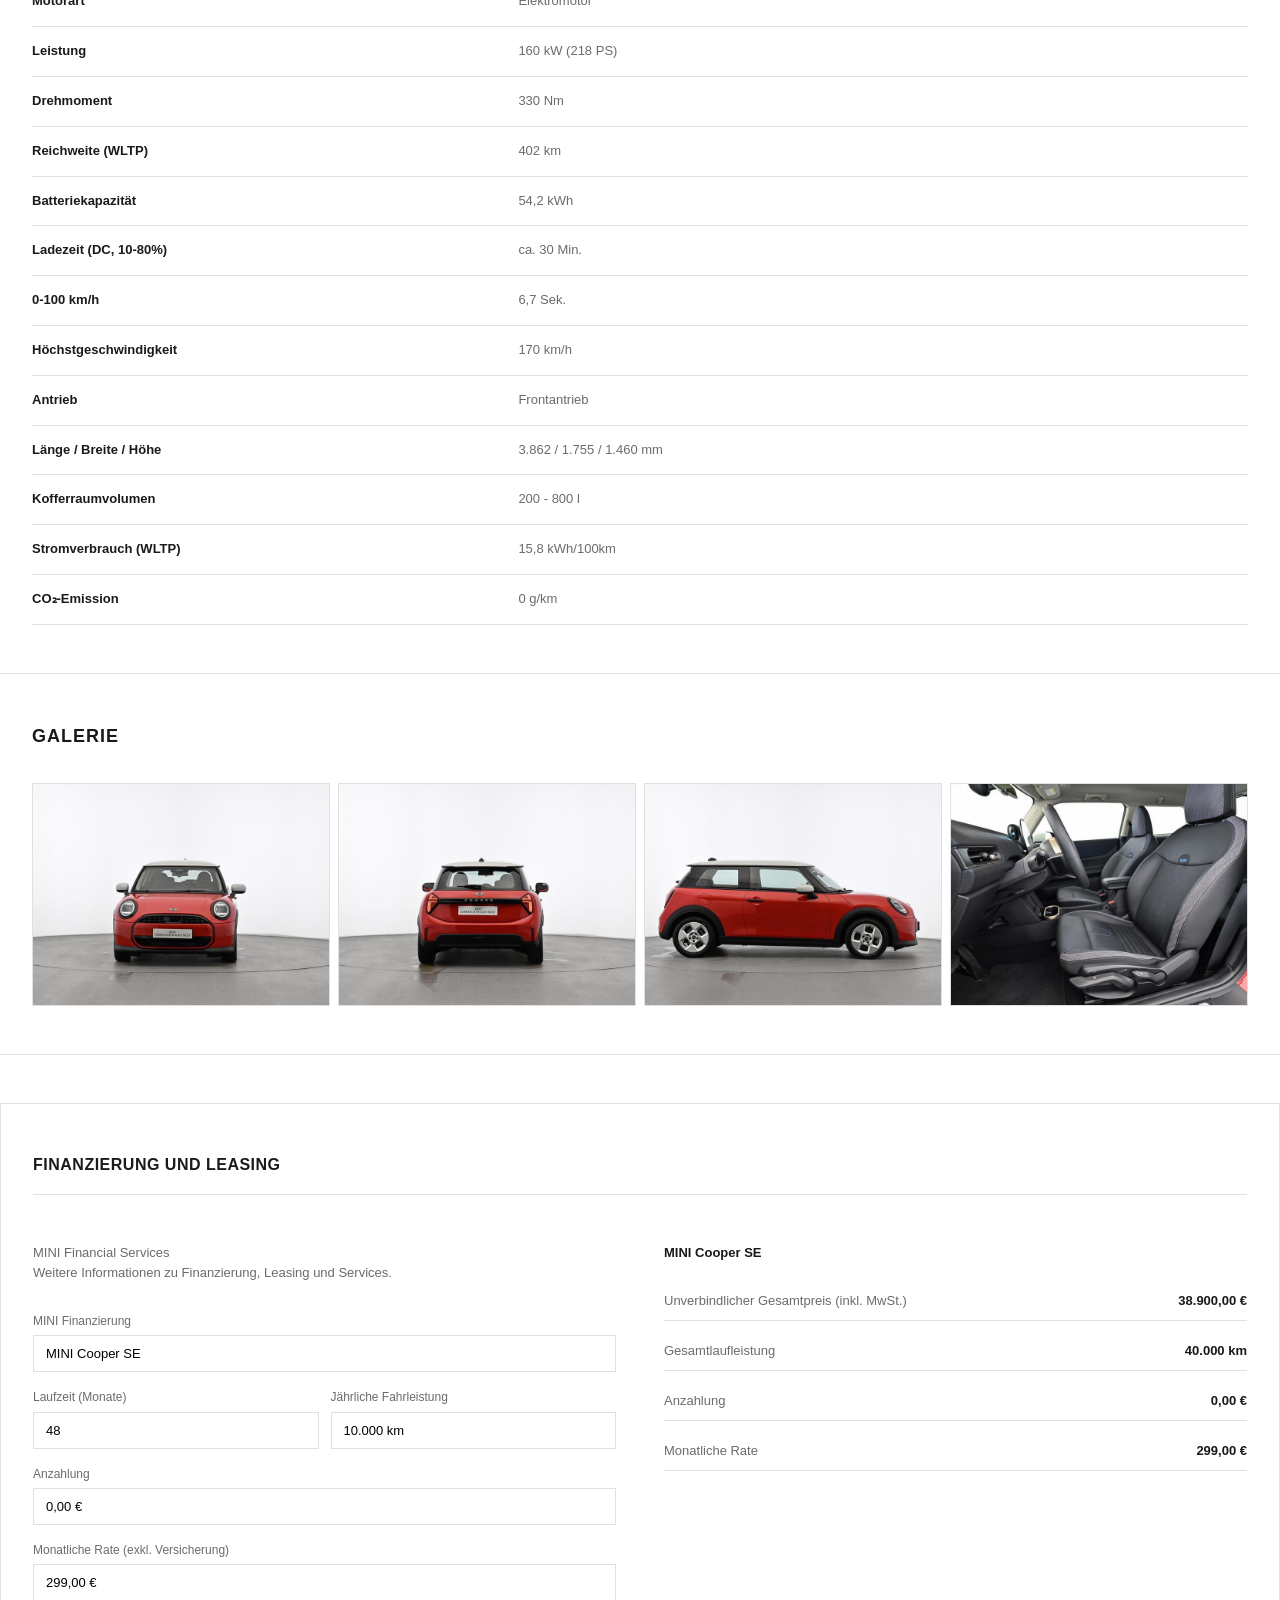
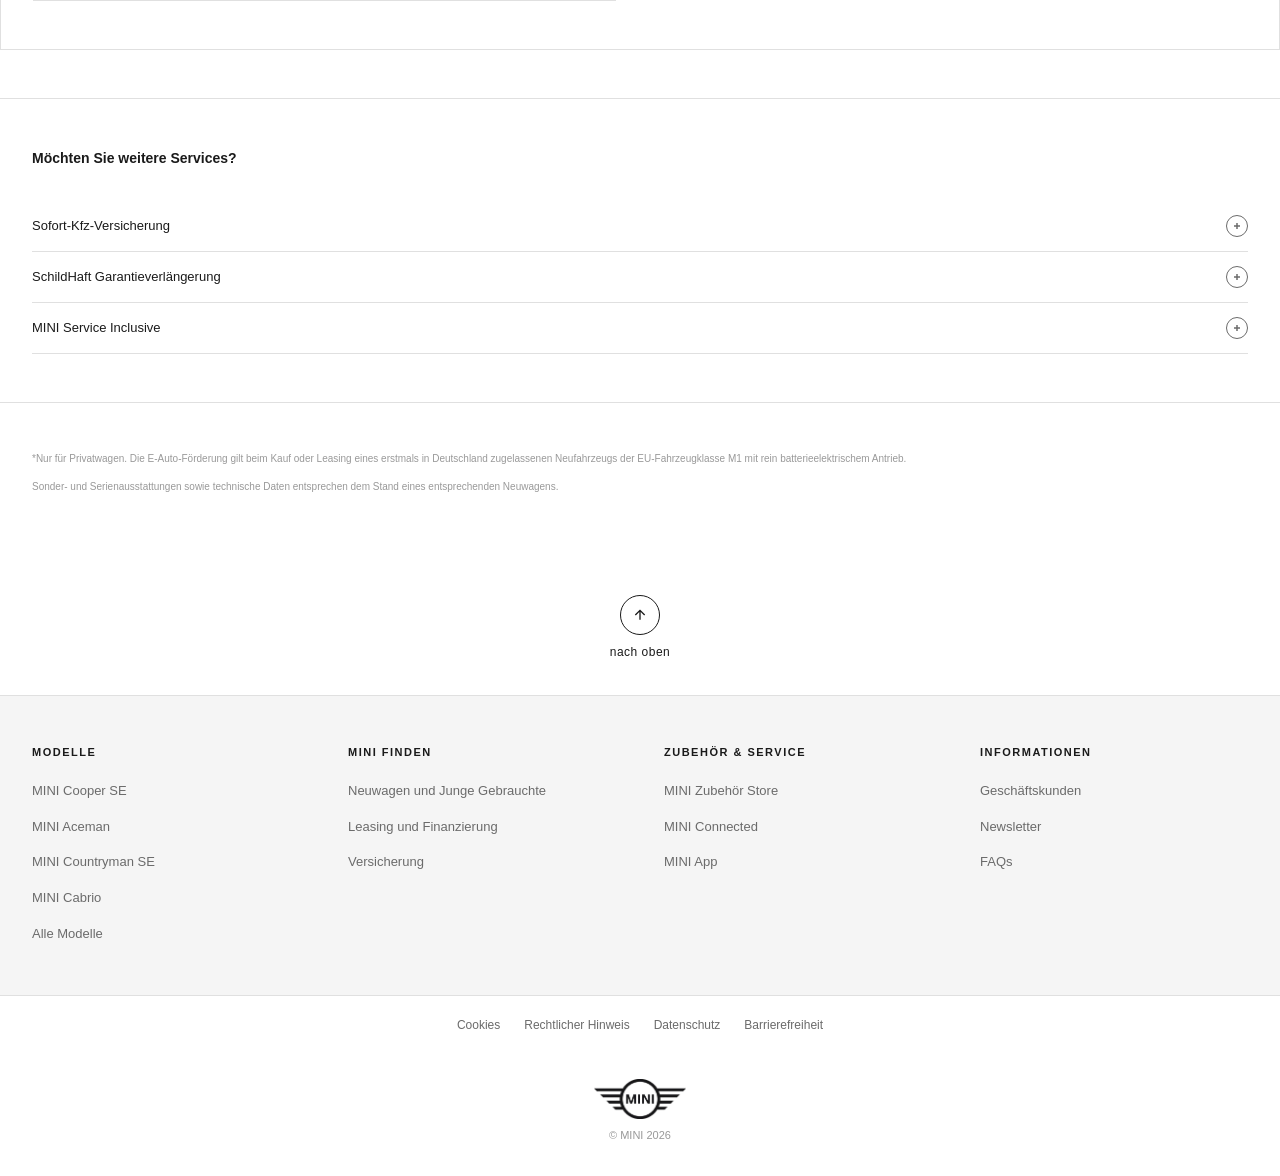
<file: modelle/cooper-se.html>
<!DOCTYPE html>
<html lang="de">
<head>
  <meta charset="UTF-8">
  <meta name="viewport" content="width=device-width, initial-scale=1.0">
  <title>MINI Cooper SE - 100% Elektrisch | MINI Deutschland</title>
  <link rel="stylesheet" href="../css/style.css">
  <script src="https://cdn.c360a.salesforce.com/beacon/c360a/906a82c2-1f12-4fd1-b5c3-c52b784fb770/scripts/c360a.min.js"></script>
  <link rel="icon" type="image/jpeg" href="../images/mini-wing-logo.jpg">
</head>
<body>

  <nav class="nav nav-scrolled">
    <div class="nav-container">
      <a href="../index.html" class="nav-logo">
        <img src="../images/mini-wing-logo.jpg" alt="MINI" class="nav-logo-img">
      </a>
      <ul class="nav-links">
        <li><a href="index.html">Modelle &amp; Konfigurator</a></li>
        <li><a href="index.html">Angebote</a></li>
        <li><a href="#">Zubeh&#246;r &amp; Service</a></li>
        <li><a href="cooper-se.html" class="active">MINI Electric</a></li>
        <li><a href="#">Gesch&#228;ftskunden</a></li>
        <li><a href="#">Mehr MINI</a></li>
      </ul>
      <div class="nav-icons">
        <a href="#" aria-label="Standort">
          <svg viewBox="0 0 24 24" fill="none" stroke="#1a1a1a" stroke-width="1.5"><path d="M12 2C8.13 2 5 5.13 5 9c0 5.25 7 13 7 13s7-7.75 7-13c0-3.87-3.13-7-7-7z"/><circle cx="12" cy="9" r="2.5"/></svg>
        </a>
        <a href="#" aria-label="Konto">
          <svg viewBox="0 0 24 24" fill="none" stroke="#1a1a1a" stroke-width="1.5"><circle cx="12" cy="8" r="4"/><path d="M4 21v-1c0-3.31 3.58-6 8-6s8 2.69 8 6v1"/></svg>
        </a>
        <a href="#" aria-label="Warenkorb">
          <svg viewBox="0 0 24 24" fill="none" stroke="#1a1a1a" stroke-width="1.5"><path d="M6 2L3 6v14a2 2 0 002 2h14a2 2 0 002-2V6l-3-4z"/><line x1="3" y1="6" x2="21" y2="6"/><path d="M16 10a4 4 0 01-8 0"/></svg>
        </a>
        <a href="#" aria-label="Merkliste">
          <svg viewBox="0 0 24 24" fill="none" stroke="#1a1a1a" stroke-width="1.5"><path d="M12 21l-1.45-1.32C5.4 15.36 2 12.28 2 8.5 2 5.42 4.42 3 7.5 3c1.74 0 3.41.81 4.5 2.09C13.09 3.81 14.76 3 16.5 3 19.58 3 22 5.42 22 8.5c0 3.78-3.4 6.86-8.55 11.18L12 21z"/></svg>
        </a>
      </div>
      <button class="nav-toggle" aria-label="Toggle navigation">
        <span></span>
        <span></span>
        <span></span>
      </button>
    </div>
  </nav>

  <main data-model-id="mini-cooper-se" data-model-name="MINI Cooper SE" data-model-price="38900" data-model-drivetrain="Electric">

    <div class="model-detail-breadcrumb">
      <a href="index.html">&larr; Zur&#252;ck</a>
      <a href="#">&#9825; Drucken</a>
    </div>

    <section class="model-hero">
      <div class="model-hero-image">
        <div class="main-image">
          <img src="../images/gallery-cooper-front.jpg" alt="MINI Cooper SE Frontansicht">
        </div>
        <div class="thumbnail-strip">
          <div class="thumb active">
            <img src="../images/gallery-cooper-front.jpg" alt="Front">
          </div>
          <div class="thumb">
            <img src="../images/gallery-cooper-rear.jpg" alt="Heck">
          </div>
          <div class="thumb">
            <img src="../images/gallery-cooper-side.jpg" alt="Seite">
          </div>
          <div class="thumb">
            <img src="../images/gallery-cooper-interior.jpg" alt="Interieur">
          </div>
        </div>
      </div>
      <div class="model-hero-panel">
        <span class="badge-electric-label">Staatliche E-Auto F&#246;rderung</span>
        <h1>MINI Cooper SE</h1>
        <p class="subtitle">Neuwagen &middot; 100% Elektrisch</p>
        <div class="price-monthly">299,00 &#8364;/Monat</div>
        <div class="price-total">38.900,00 &#8364;</div>
        <div class="panel-actions">
          <a href="index.html" class="btn btn-primary">Konfigurieren</a>
          <a href="../test-drive.html" class="btn btn-outline" style="color:#1a1a1a;border-color:#1a1a1a;">Probefahrt buchen</a>
        </div>
        <div class="panel-links">
          <a href="#" id="saveVehicleBtn" onclick="saveVehicle(event)">&#9825; Fahrzeug speichern</a>
        </div>
      </div>
    </section>

    <div class="detail-section">
      <h2>Exterieur</h2>
      <div class="detail-image">
        <img src="../images/gallery-cooper-side.jpg" alt="MINI Cooper SE Exterieur Seitenansicht">
      </div>
      <div class="dealer-info">
        <div class="dealer-info-item">
          <div class="dealer-avatar">
            <svg viewBox="0 0 24 24" fill="none" stroke="#6b6b6b" stroke-width="1.5"><circle cx="12" cy="8" r="4"/><path d="M4 21v-1c0-3.31 3.58-6 8-6s8 2.69 8 6v1"/></svg>
          </div>
          <div class="dealer-text">
            <strong>Torino, N/A</strong>
            Verk&#228;ufer
          </div>
        </div>
        <div class="dealer-info-item">
          <div class="dealer-avatar">
            <svg viewBox="0 0 24 24" fill="none" stroke="#1a1a1a" stroke-width="1"><circle cx="12" cy="12" r="10"/><text x="12" y="16" text-anchor="middle" font-size="8" fill="#1a1a1a" stroke="none">BMW</text></svg>
          </div>
          <div class="dealer-text">
            <strong>BMW Euler, Opelstra&#223;e 4B</strong>
            Autorisierter BMW/MINI H&#228;ndler, Frankfurt
          </div>
        </div>
      </div>
    </div>

    <div class="detail-section">
      <h2>Interieur</h2>
      <div class="detail-image">
        <img src="../images/gallery-cooper-interior.jpg" alt="MINI Cooper SE Interieur">
      </div>
    </div>

    <div class="detail-section">
      <h2>Ausstattung</h2>
      <ul class="equipment-list">
        <li>LED-Matrix-Scheinwerfer</li>
        <li>17" Leichtmetallr&#228;der im Spoke-Design</li>
        <li>Sportsitze mit Stoff/Kunstleder</li>
        <li>MINI Driving Assistant</li>
        <li>Parking Assistant mit R&#252;ckfahrkamera</li>
        <li>Harman Kardon Soundsystem</li>
        <li>Navigationssystem mit 9.4" OLED-Display</li>
        <li>Klimaautomatik 2-Zonen</li>
      </ul>
    </div>

    <div class="detail-section">
      <h2>Technische Daten</h2>
      <table class="specs-table">
        <tr><td>Motorart</td><td>Elektromotor</td></tr>
        <tr><td>Leistung</td><td>160 kW (218 PS)</td></tr>
        <tr><td>Drehmoment</td><td>330 Nm</td></tr>
        <tr><td>Reichweite (WLTP)</td><td>402 km</td></tr>
        <tr><td>Batteriekapazit&#228;t</td><td>54,2 kWh</td></tr>
        <tr><td>Ladezeit (DC, 10-80%)</td><td>ca. 30 Min.</td></tr>
        <tr><td>0-100 km/h</td><td>6,7 Sek.</td></tr>
        <tr><td>H&#246;chstgeschwindigkeit</td><td>170 km/h</td></tr>
        <tr><td>Antrieb</td><td>Frontantrieb</td></tr>
        <tr><td>L&#228;nge / Breite / H&#246;he</td><td>3.862 / 1.755 / 1.460 mm</td></tr>
        <tr><td>Kofferraumvolumen</td><td>200 - 800 l</td></tr>
        <tr><td>Stromverbrauch (WLTP)</td><td>15,8 kWh/100km</td></tr>
        <tr><td>CO&#8322;-Emission</td><td>0 g/km</td></tr>
      </table>
    </div>

    <div class="detail-section">
      <h2>Galerie</h2>
      <div class="photo-gallery">
        <div class="photo-gallery-item">
          <img src="../images/gallery-cooper-front.jpg" alt="MINI Cooper SE Front">
        </div>
        <div class="photo-gallery-item">
          <img src="../images/gallery-cooper-rear.jpg" alt="MINI Cooper SE Heck">
        </div>
        <div class="photo-gallery-item">
          <img src="../images/gallery-cooper-side.jpg" alt="MINI Cooper SE Seite">
        </div>
        <div class="photo-gallery-item">
          <img src="../images/gallery-cooper-interior.jpg" alt="MINI Cooper SE Interieur">
        </div>
      </div>
    </div>

    <div class="financing-detail">
      <h2>Finanzierung und Leasing</h2>
      <div class="financing-form">
        <p style="font-size:13px;color:#6b6b6b;margin-bottom:12px;">MINI Financial Services<br>Weitere Informationen zu Finanzierung, Leasing und Services.</p>
        <div>
          <label>MINI Finanzierung</label>
          <input type="text" value="MINI Cooper SE" readonly>
        </div>
        <div class="form-row-inline">
          <div style="flex:1">
            <label>Laufzeit (Monate)</label>
            <input type="text" value="48">
          </div>
          <div style="flex:1">
            <label>J&#228;hrliche Fahrleistung</label>
            <input type="text" value="10.000 km">
          </div>
        </div>
        <div>
          <label>Anzahlung</label>
          <input type="text" value="0,00 &#8364;">
        </div>
        <div>
          <label>Monatliche Rate (exkl. Versicherung)</label>
          <input type="text" value="299,00 &#8364;" readonly>
        </div>
      </div>
      <div class="financing-summary">
        <div style="font-size:13px;font-weight:700;margin-bottom:8px;">MINI Cooper SE</div>
        <div class="summary-row"><span class="label">Unverbindlicher Gesamtpreis (inkl. MwSt.)</span><span class="value">38.900,00 &#8364;</span></div>
        <div class="summary-row"><span class="label">Gesamtlaufleistung</span><span class="value">40.000 km</span></div>
        <div class="summary-row"><span class="label">Anzahlung</span><span class="value">0,00 &#8364;</span></div>
        <div class="summary-row"><span class="label">Monatliche Rate</span><span class="value">299,00 &#8364;</span></div>
      </div>
    </div>

    <div class="services-section">
      <h3>M&#246;chten Sie weitere Services?</h3>
      <div class="service-item">Sofort-Kfz-Versicherung</div>
      <div class="service-item">SchildHaft Garantieverl&#228;ngerung</div>
      <div class="service-item">MINI Service Inclusive</div>
    </div>

    <div class="legal-disclaimer">
      <p>*Nur f&#252;r Privatwagen. Die E-Auto-F&#246;rderung gilt beim Kauf oder Leasing eines erstmals in Deutschland zugelassenen Neufahrzeugs der EU-Fahrzeugklasse M1 mit rein batterieelektrischem Antrieb.</p>
      <p>Sonder- und Serienausstattungen sowie technische Daten entsprechen dem Stand eines entsprechenden Neuwagens.</p>
    </div>

  </main>

  <div class="back-to-top">
    <a href="#top">
      <span><svg viewBox="0 0 24 24"><path d="M12 19V5M5 12l7-7 7 7"/></svg></span>
      nach oben
    </a>
  </div>

  <footer class="footer">
    <div class="footer-main">
      <div class="footer-main-inner">
        <div class="footer-column">
          <h4>Modelle</h4>
          <ul>
            <li><a href="cooper-se.html">MINI Cooper SE</a></li>
            <li><a href="aceman.html">MINI Aceman</a></li>
            <li><a href="countryman-se.html">MINI Countryman SE</a></li>
            <li><a href="cabrio.html">MINI Cabrio</a></li>
            <li><a href="index.html">Alle Modelle</a></li>
          </ul>
        </div>
        <div class="footer-column">
          <h4>MINI Finden</h4>
          <ul>
            <li><a href="index.html">Neuwagen und Junge Gebrauchte</a></li>
            <li><a href="#">Leasing und Finanzierung</a></li>
            <li><a href="#">Versicherung</a></li>
          </ul>
        </div>
        <div class="footer-column">
          <h4>Zubeh&#246;r &amp; Service</h4>
          <ul>
            <li><a href="#">MINI Zubeh&#246;r Store</a></li>
            <li><a href="#">MINI Connected</a></li>
            <li><a href="#">MINI App</a></li>
          </ul>
        </div>
        <div class="footer-column">
          <h4>Informationen</h4>
          <ul>
            <li><a href="#">Gesch&#228;ftskunden</a></li>
            <li><a href="#">Newsletter</a></li>
            <li><a href="#">FAQs</a></li>
          </ul>
        </div>
      </div>
    </div>
    <div class="footer-legal">
      <div class="footer-legal-inner">
        <a href="#">Cookies</a>
        <a href="#">Rechtlicher Hinweis</a>
        <a href="#">Datenschutz</a>
        <a href="#">Barrierefreiheit</a>
      </div>
    </div>
    <div class="footer-copyright">
      <img src="../images/mini-wing-logo.jpg" alt="MINI" class="footer-logo-img">
      <p>&copy; MINI 2026</p>
    </div>
  </footer>

  <script src="../js/sitemap-config.js"></script>
  <script src="../js/main.js"></script>
  <script src="../js/signup.js"></script>
  <script src="../js/save-vehicle.js"></script>
</body>
</html>
</file>
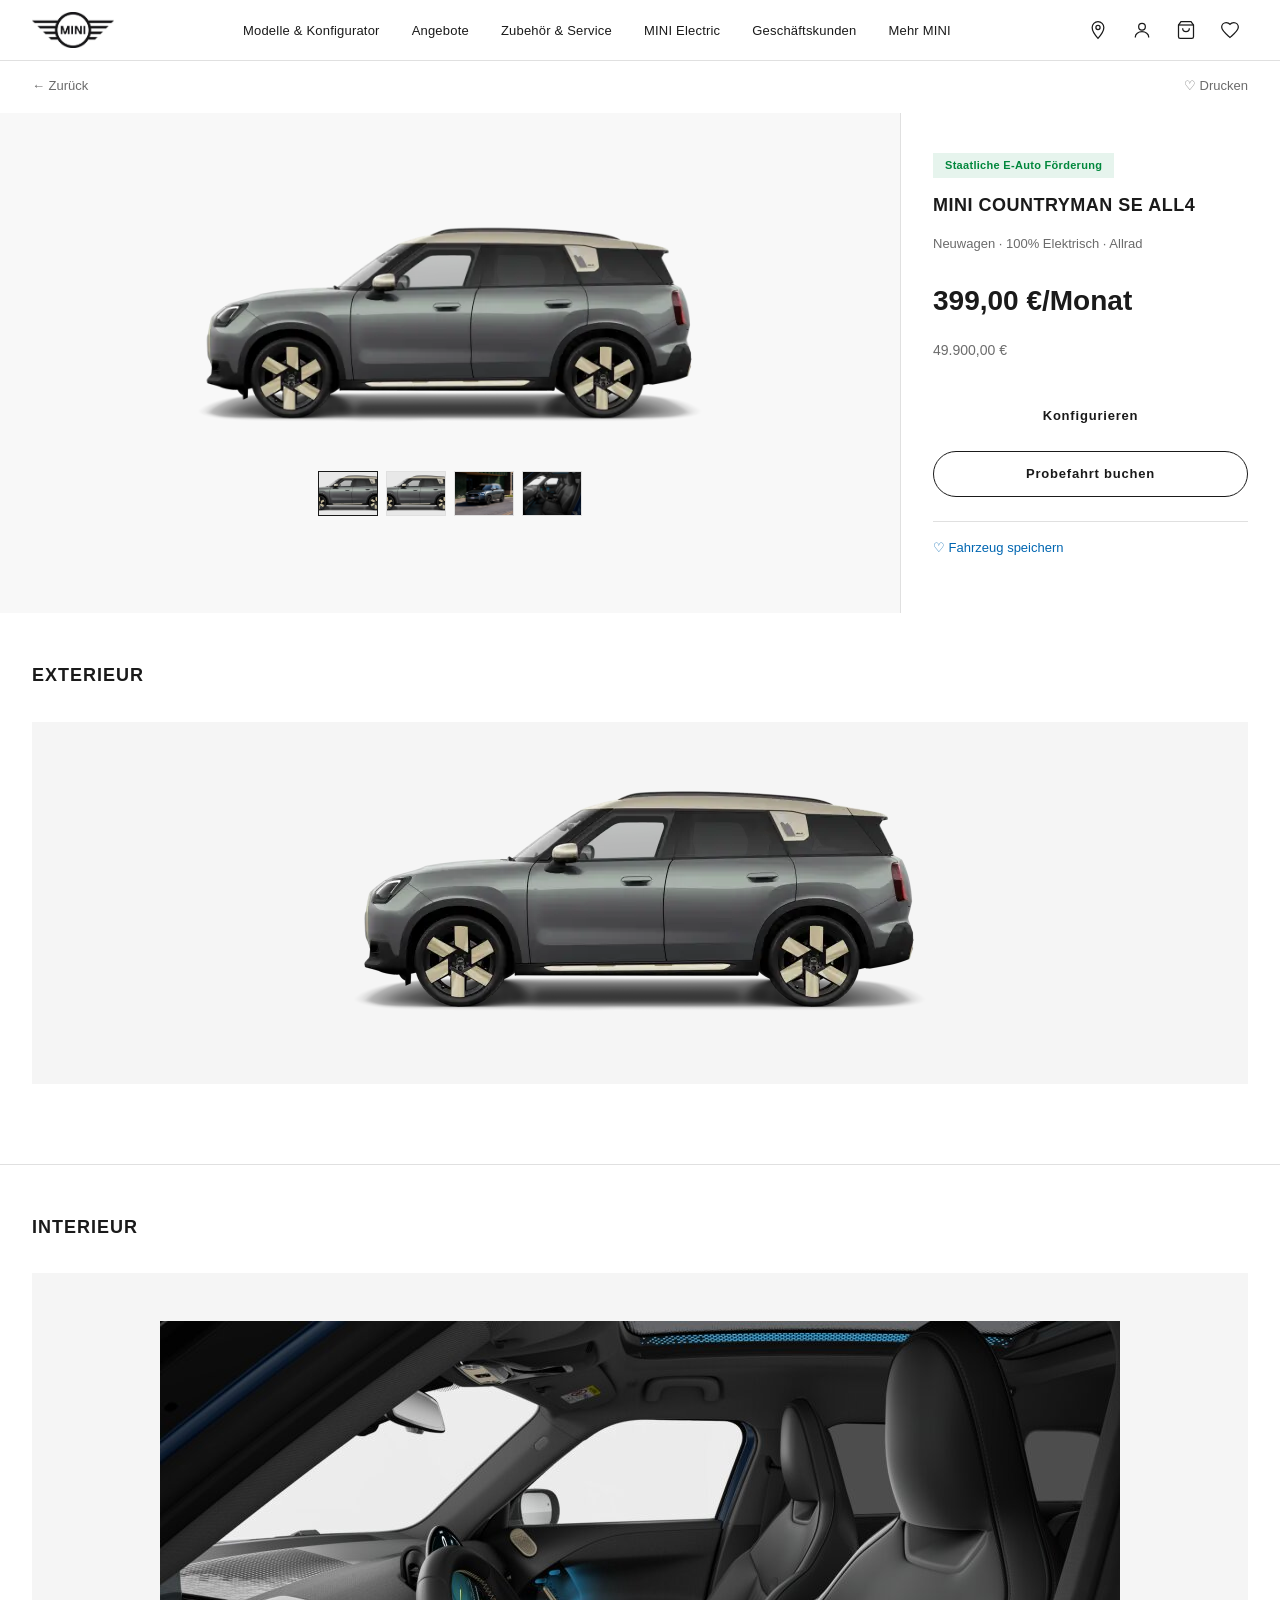
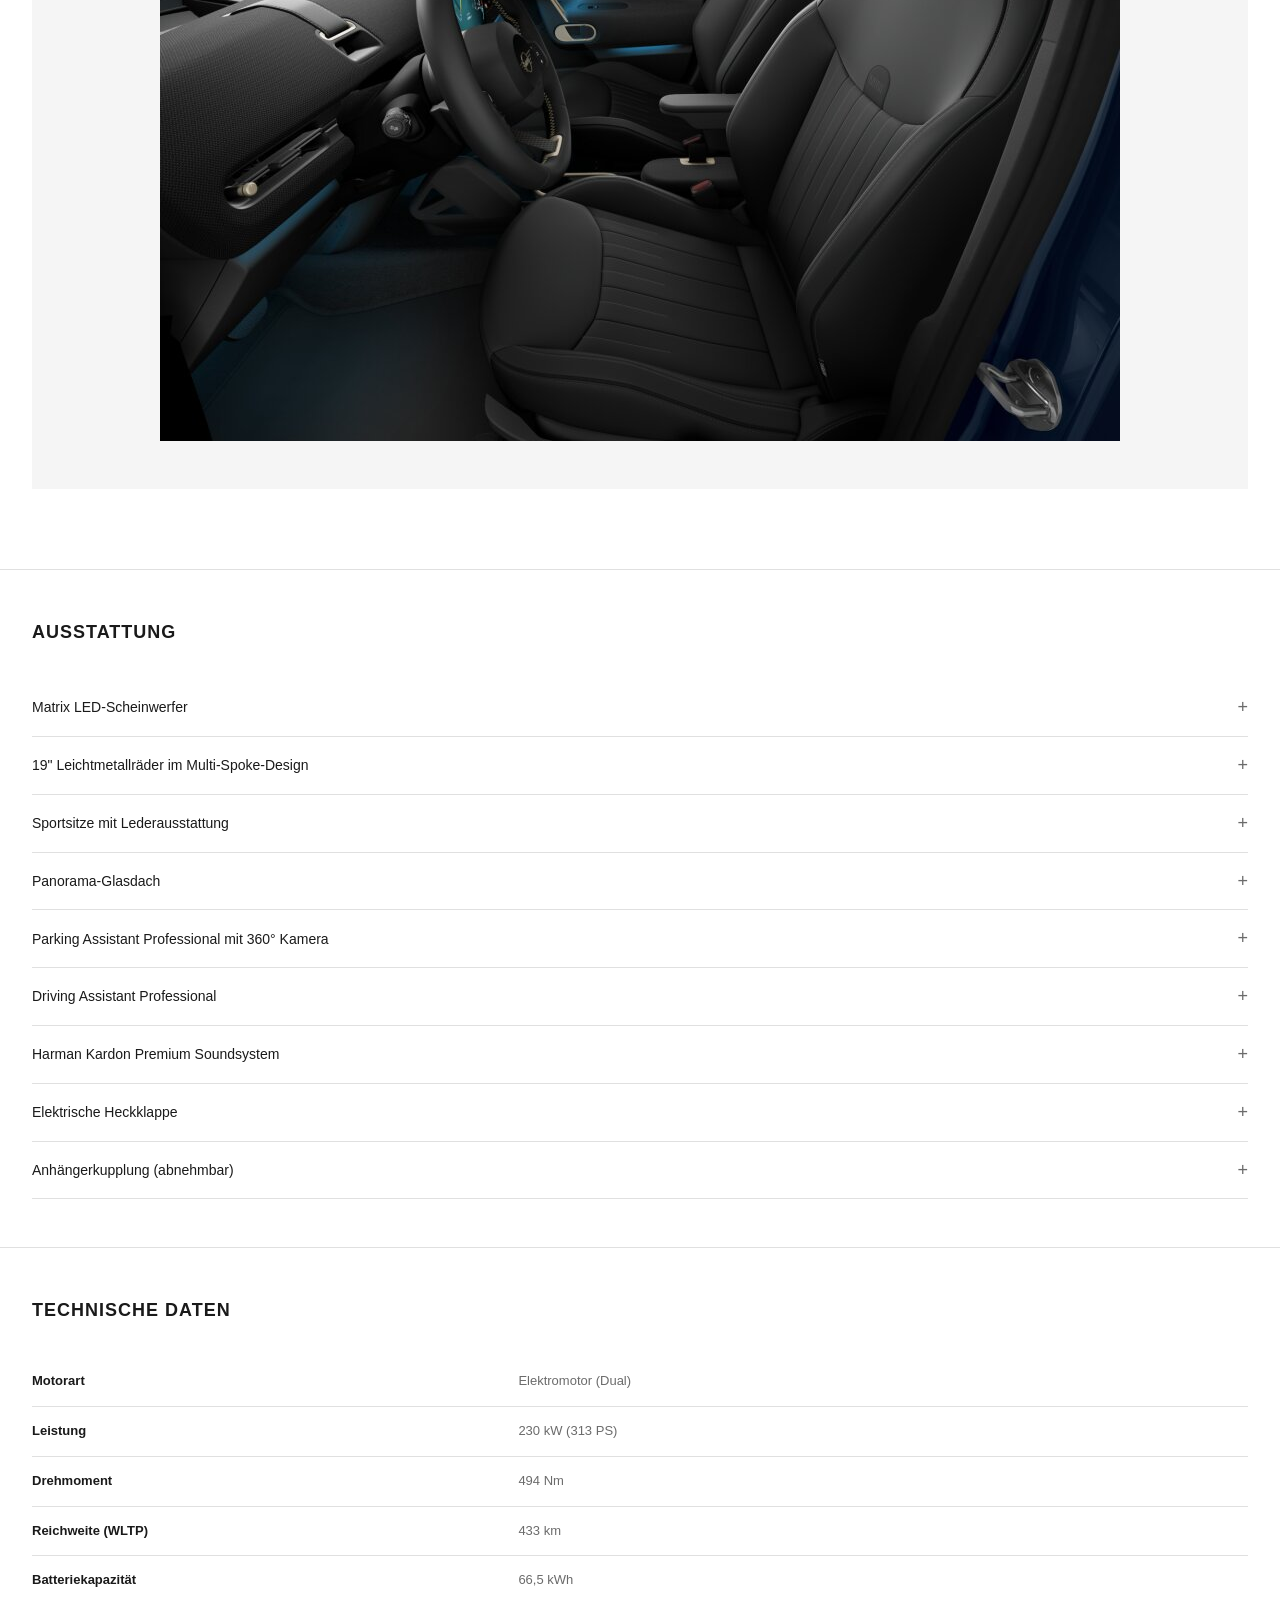
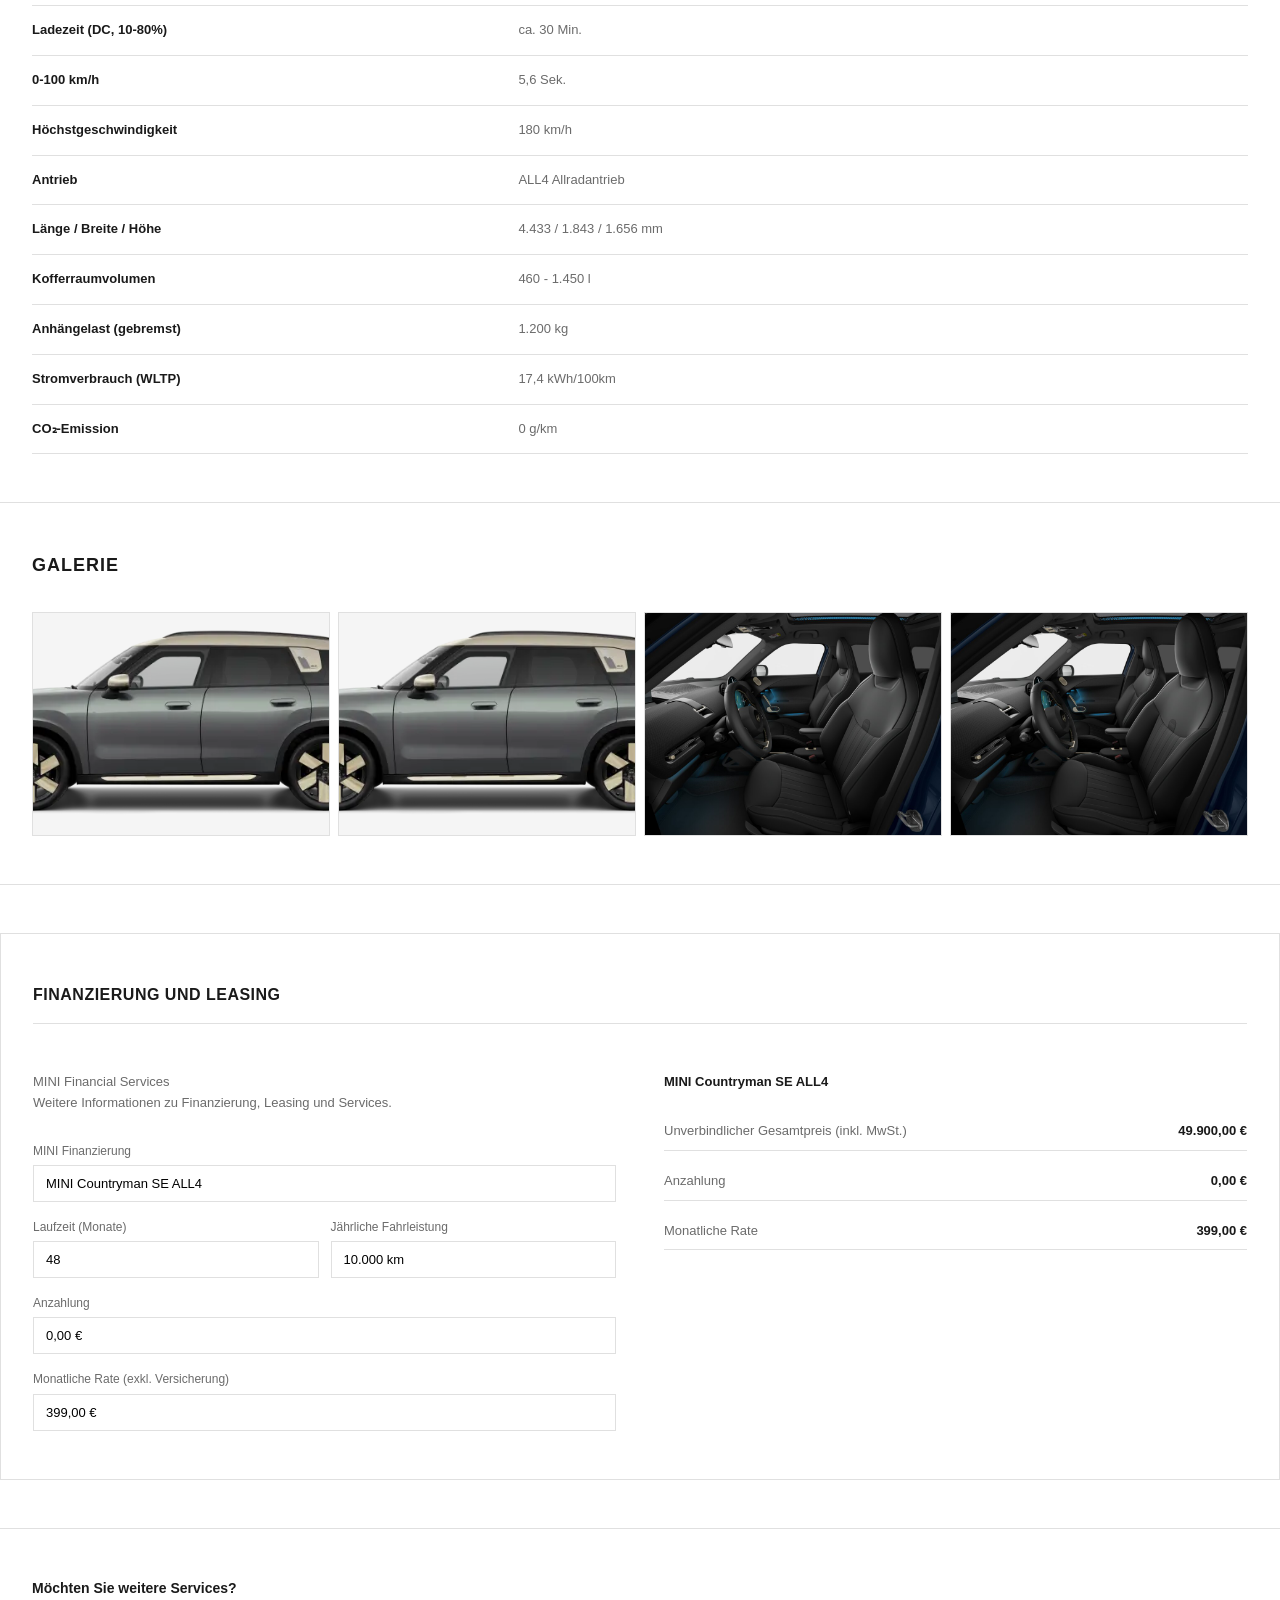
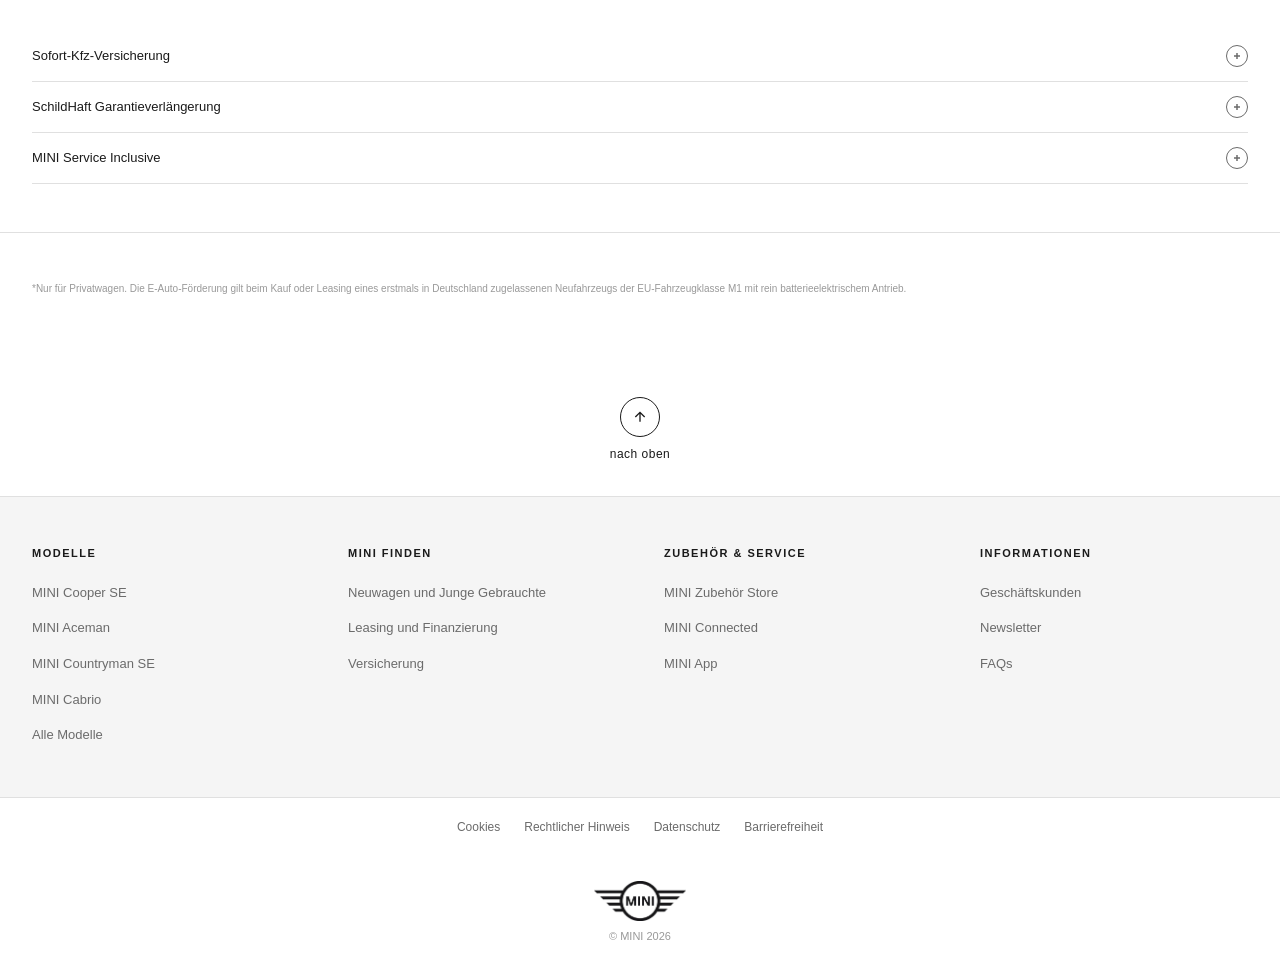
<file: modelle/countryman-se.html>
<!DOCTYPE html>
<html lang="de">
<head>
  <meta charset="UTF-8">
  <meta name="viewport" content="width=device-width, initial-scale=1.0">
  <title>MINI Countryman SE ALL4 - Elektrisch und Allrad | MINI Deutschland</title>
  <link rel="stylesheet" href="../css/style.css">
  <script src="https://cdn.c360a.salesforce.com/beacon/c360a/906a82c2-1f12-4fd1-b5c3-c52b784fb770/scripts/c360a.min.js"></script>
  <link rel="icon" type="image/jpeg" href="../images/mini-wing-logo.jpg">
</head>
<body>

  <nav class="nav nav-scrolled">
    <div class="nav-container">
      <a href="../index.html" class="nav-logo">
        <img src="../images/mini-wing-logo.jpg" alt="MINI" class="nav-logo-img">
      </a>
      <ul class="nav-links">
        <li><a href="index.html">Modelle &amp; Konfigurator</a></li>
        <li><a href="index.html">Angebote</a></li>
        <li><a href="#">Zubeh&#246;r &amp; Service</a></li>
        <li><a href="cooper-se.html">MINI Electric</a></li>
        <li><a href="#">Gesch&#228;ftskunden</a></li>
        <li><a href="#">Mehr MINI</a></li>
      </ul>
      <div class="nav-icons">
        <a href="#" aria-label="Standort">
          <svg viewBox="0 0 24 24" fill="none" stroke="#1a1a1a" stroke-width="1.5"><path d="M12 2C8.13 2 5 5.13 5 9c0 5.25 7 13 7 13s7-7.75 7-13c0-3.87-3.13-7-7-7z"/><circle cx="12" cy="9" r="2.5"/></svg>
        </a>
        <a href="#" aria-label="Konto">
          <svg viewBox="0 0 24 24" fill="none" stroke="#1a1a1a" stroke-width="1.5"><circle cx="12" cy="8" r="4"/><path d="M4 21v-1c0-3.31 3.58-6 8-6s8 2.69 8 6v1"/></svg>
        </a>
        <a href="#" aria-label="Warenkorb">
          <svg viewBox="0 0 24 24" fill="none" stroke="#1a1a1a" stroke-width="1.5"><path d="M6 2L3 6v14a2 2 0 002 2h14a2 2 0 002-2V6l-3-4z"/><line x1="3" y1="6" x2="21" y2="6"/><path d="M16 10a4 4 0 01-8 0"/></svg>
        </a>
        <a href="#" aria-label="Merkliste">
          <svg viewBox="0 0 24 24" fill="none" stroke="#1a1a1a" stroke-width="1.5"><path d="M12 21l-1.45-1.32C5.4 15.36 2 12.28 2 8.5 2 5.42 4.42 3 7.5 3c1.74 0 3.41.81 4.5 2.09C13.09 3.81 14.76 3 16.5 3 19.58 3 22 5.42 22 8.5c0 3.78-3.4 6.86-8.55 11.18L12 21z"/></svg>
        </a>
      </div>
      <button class="nav-toggle" aria-label="Toggle navigation">
        <span></span>
        <span></span>
        <span></span>
      </button>
    </div>
  </nav>

  <main data-model-id="mini-countryman-se" data-model-name="MINI Countryman SE ALL4" data-model-price="49900" data-model-drivetrain="Electric">

    <div class="model-detail-breadcrumb">
      <a href="index.html">&larr; Zur&#252;ck</a>
      <a href="#">&#9825; Drucken</a>
    </div>

    <section class="model-hero">
      <div class="model-hero-image">
        <div class="main-image">
          <img src="../images/circle-countryman.jpg" alt="MINI Countryman SE ALL4">
        </div>
        <div class="thumbnail-strip">
          <div class="thumb active">
            <img src="../images/circle-countryman.jpg" alt="Seite">
          </div>
          <div class="thumb">
            <img src="../images/circle-countryman.jpg" alt="Perspektive">
          </div>
          <div class="thumb">
            <img src="../images/hero-electric-countryman.webp" alt="Fahrend">
          </div>
          <div class="thumb">
            <img src="../images/detail-interior.jpg" alt="Interieur">
          </div>
        </div>
      </div>
      <div class="model-hero-panel">
        <span class="badge-electric-label">Staatliche E-Auto F&#246;rderung</span>
        <h1>MINI Countryman SE ALL4</h1>
        <p class="subtitle">Neuwagen &middot; 100% Elektrisch &middot; Allrad</p>
        <div class="price-monthly">399,00 &#8364;/Monat</div>
        <div class="price-total">49.900,00 &#8364;</div>
        <div class="panel-actions">
          <a href="index.html" class="btn btn-primary">Konfigurieren</a>
          <a href="../test-drive.html" class="btn btn-outline" style="color:#1a1a1a;border-color:#1a1a1a;">Probefahrt buchen</a>
        </div>
        <div class="panel-links">
          <a href="#" id="saveVehicleBtn" onclick="saveVehicle(event)">&#9825; Fahrzeug speichern</a>
        </div>
      </div>
    </section>

    <div class="detail-section">
      <h2>Exterieur</h2>
      <div class="detail-image">
        <img src="../images/circle-countryman.jpg" alt="MINI Countryman SE ALL4 Exterieur">
      </div>
    </div>

    <div class="detail-section">
      <h2>Interieur</h2>
      <div class="detail-image">
        <img src="../images/detail-interior.jpg" alt="MINI Countryman SE ALL4 Interieur">
      </div>
    </div>

    <div class="detail-section">
      <h2>Ausstattung</h2>
      <ul class="equipment-list">
        <li>Matrix LED-Scheinwerfer</li>
        <li>19" Leichtmetallr&#228;der im Multi-Spoke-Design</li>
        <li>Sportsitze mit Lederausstattung</li>
        <li>Panorama-Glasdach</li>
        <li>Parking Assistant Professional mit 360&#176; Kamera</li>
        <li>Driving Assistant Professional</li>
        <li>Harman Kardon Premium Soundsystem</li>
        <li>Elektrische Heckklappe</li>
        <li>Anh&#228;ngerkupplung (abnehmbar)</li>
      </ul>
    </div>

    <div class="detail-section">
      <h2>Technische Daten</h2>
      <table class="specs-table">
        <tr><td>Motorart</td><td>Elektromotor (Dual)</td></tr>
        <tr><td>Leistung</td><td>230 kW (313 PS)</td></tr>
        <tr><td>Drehmoment</td><td>494 Nm</td></tr>
        <tr><td>Reichweite (WLTP)</td><td>433 km</td></tr>
        <tr><td>Batteriekapazit&#228;t</td><td>66,5 kWh</td></tr>
        <tr><td>Ladezeit (DC, 10-80%)</td><td>ca. 30 Min.</td></tr>
        <tr><td>0-100 km/h</td><td>5,6 Sek.</td></tr>
        <tr><td>H&#246;chstgeschwindigkeit</td><td>180 km/h</td></tr>
        <tr><td>Antrieb</td><td>ALL4 Allradantrieb</td></tr>
        <tr><td>L&#228;nge / Breite / H&#246;he</td><td>4.433 / 1.843 / 1.656 mm</td></tr>
        <tr><td>Kofferraumvolumen</td><td>460 - 1.450 l</td></tr>
        <tr><td>Anh&#228;ngelast (gebremst)</td><td>1.200 kg</td></tr>
        <tr><td>Stromverbrauch (WLTP)</td><td>17,4 kWh/100km</td></tr>
        <tr><td>CO&#8322;-Emission</td><td>0 g/km</td></tr>
      </table>
    </div>

    <div class="detail-section">
      <h2>Galerie</h2>
      <div class="photo-gallery">
        <div class="photo-gallery-item">
          <img src="../images/circle-countryman.jpg" alt="MINI Countryman SE Seite">
        </div>
        <div class="photo-gallery-item">
          <img src="../images/circle-countryman.jpg" alt="MINI Countryman SE Seite">
        </div>
        <div class="photo-gallery-item">
          <img src="../images/detail-interior.jpg" alt="MINI Countryman SE Interieur Cockpit">
        </div>
        <div class="photo-gallery-item">
          <img src="../images/detail-interior.jpg" alt="MINI Countryman SE Interieur">
        </div>
      </div>
    </div>

    <div class="financing-detail">
      <h2>Finanzierung und Leasing</h2>
      <div class="financing-form">
        <p style="font-size:13px;color:#6b6b6b;margin-bottom:12px;">MINI Financial Services<br>Weitere Informationen zu Finanzierung, Leasing und Services.</p>
        <div>
          <label>MINI Finanzierung</label>
          <input type="text" value="MINI Countryman SE ALL4" readonly>
        </div>
        <div class="form-row-inline">
          <div style="flex:1">
            <label>Laufzeit (Monate)</label>
            <input type="text" value="48">
          </div>
          <div style="flex:1">
            <label>J&#228;hrliche Fahrleistung</label>
            <input type="text" value="10.000 km">
          </div>
        </div>
        <div>
          <label>Anzahlung</label>
          <input type="text" value="0,00 &#8364;">
        </div>
        <div>
          <label>Monatliche Rate (exkl. Versicherung)</label>
          <input type="text" value="399,00 &#8364;" readonly>
        </div>
      </div>
      <div class="financing-summary">
        <div style="font-size:13px;font-weight:700;margin-bottom:8px;">MINI Countryman SE ALL4</div>
        <div class="summary-row"><span class="label">Unverbindlicher Gesamtpreis (inkl. MwSt.)</span><span class="value">49.900,00 &#8364;</span></div>
        <div class="summary-row"><span class="label">Anzahlung</span><span class="value">0,00 &#8364;</span></div>
        <div class="summary-row"><span class="label">Monatliche Rate</span><span class="value">399,00 &#8364;</span></div>
      </div>
    </div>

    <div class="services-section">
      <h3>M&#246;chten Sie weitere Services?</h3>
      <div class="service-item">Sofort-Kfz-Versicherung</div>
      <div class="service-item">SchildHaft Garantieverl&#228;ngerung</div>
      <div class="service-item">MINI Service Inclusive</div>
    </div>

    <div class="legal-disclaimer">
      <p>*Nur f&#252;r Privatwagen. Die E-Auto-F&#246;rderung gilt beim Kauf oder Leasing eines erstmals in Deutschland zugelassenen Neufahrzeugs der EU-Fahrzeugklasse M1 mit rein batterieelektrischem Antrieb.</p>
    </div>

  </main>

  <div class="back-to-top">
    <a href="#top">
      <span><svg viewBox="0 0 24 24"><path d="M12 19V5M5 12l7-7 7 7"/></svg></span>
      nach oben
    </a>
  </div>

  <footer class="footer">
    <div class="footer-main">
      <div class="footer-main-inner">
        <div class="footer-column">
          <h4>Modelle</h4>
          <ul>
            <li><a href="cooper-se.html">MINI Cooper SE</a></li>
            <li><a href="aceman.html">MINI Aceman</a></li>
            <li><a href="countryman-se.html">MINI Countryman SE</a></li>
            <li><a href="cabrio.html">MINI Cabrio</a></li>
            <li><a href="index.html">Alle Modelle</a></li>
          </ul>
        </div>
        <div class="footer-column">
          <h4>MINI Finden</h4>
          <ul>
            <li><a href="index.html">Neuwagen und Junge Gebrauchte</a></li>
            <li><a href="#">Leasing und Finanzierung</a></li>
            <li><a href="#">Versicherung</a></li>
          </ul>
        </div>
        <div class="footer-column">
          <h4>Zubeh&#246;r &amp; Service</h4>
          <ul>
            <li><a href="#">MINI Zubeh&#246;r Store</a></li>
            <li><a href="#">MINI Connected</a></li>
            <li><a href="#">MINI App</a></li>
          </ul>
        </div>
        <div class="footer-column">
          <h4>Informationen</h4>
          <ul>
            <li><a href="#">Gesch&#228;ftskunden</a></li>
            <li><a href="#">Newsletter</a></li>
            <li><a href="#">FAQs</a></li>
          </ul>
        </div>
      </div>
    </div>
    <div class="footer-legal">
      <div class="footer-legal-inner">
        <a href="#">Cookies</a>
        <a href="#">Rechtlicher Hinweis</a>
        <a href="#">Datenschutz</a>
        <a href="#">Barrierefreiheit</a>
      </div>
    </div>
    <div class="footer-copyright">
      <img src="../images/mini-wing-logo.jpg" alt="MINI" class="footer-logo-img">
      <p>&copy; MINI 2026</p>
    </div>
  </footer>

  <script src="../js/sitemap-config.js"></script>
  <script src="../js/main.js"></script>
  <script src="../js/signup.js"></script>
  <script src="../js/save-vehicle.js"></script>
</body>
</html>
</file>
<file: css/style.css>
/* MINI Demo Site - Pixel-Perfect mini.de Redesign */
:root {
  --color-bg: #ffffff;
  --color-bg-secondary: #f5f5f5;
  --color-bg-card: #ffffff;
  --color-bg-dark: #0a0a0a;
  --color-text: #1a1a1a;
  --color-text-muted: #6b6b6b;
  --color-text-light: #999999;
  --color-accent: #1a1a1a;
  --color-accent-hover: #333333;
  --color-green: #00873c;
  --color-green-dark: #1a4d2e;
  --color-green-light: #e6f4ed;
  --color-electric: #00873c;
  --color-blue: #0066b1;
  --color-blue-light: #e8f4fd;
  --color-border: #e0e0e0;
  --color-border-dark: #cccccc;
  --font-primary: -apple-system, BlinkMacSystemFont, "Segoe UI", "Helvetica Neue", Arial, sans-serif;
  --spacing-xs: 0.5rem;
  --spacing-sm: 1rem;
  --spacing-md: 2rem;
  --spacing-lg: 3rem;
  --spacing-xl: 5rem;
  --max-width: 1440px;
  --border-radius: 0px;
  --nav-height: 60px;
}

* {
  margin: 0;
  padding: 0;
  box-sizing: border-box;
}

body {
  font-family: var(--font-primary);
  background-color: var(--color-bg);
  color: var(--color-text);
  line-height: 1.6;
  min-height: 100vh;
  -webkit-font-smoothing: antialiased;
  -moz-osx-font-smoothing: grayscale;
}

a {
  color: var(--color-text);
  text-decoration: none;
  transition: color 0.2s ease;
}

a:hover {
  color: var(--color-text-muted);
}

img {
  max-width: 100%;
  height: auto;
}

/* ==============================
   NAVIGATION
   ============================== */
.nav {
  position: fixed;
  top: 0;
  left: 0;
  right: 0;
  z-index: 1000;
  background-color: transparent;
  border-bottom: none;
  transition: background-color 0.3s ease;
}

.nav.nav-scrolled {
  background-color: #ffffff;
  border-bottom: 1px solid var(--color-border);
}

.nav-container {
  max-width: var(--max-width);
  margin: 0 auto;
  padding: 0 var(--spacing-md);
  display: flex;
  align-items: center;
  justify-content: space-between;
  height: var(--nav-height);
}

.nav-logo {
  display: flex;
  align-items: center;
  flex-shrink: 0;
}

.nav-logo svg {
  width: 60px;
  height: 28px;
}

.nav-logo-img {
  height: 36px;
  width: auto;
  object-fit: contain;
  filter: invert(1); /* White logo on dark hero */
}

.nav-scrolled .nav-logo-img {
  filter: none; /* Black logo on white nav */
}

.nav-links {
  display: flex;
  list-style: none;
  gap: 32px;
  align-items: center;
  margin: 0 auto;
}

.nav-links a {
  font-size: 13px;
  font-weight: 500;
  letter-spacing: 0.2px;
  padding: 4px 0;
  border-bottom: 2px solid transparent;
  transition: border-color 0.2s ease, color 0.2s ease;
  color: #ffffff;
  white-space: nowrap;
}

.nav-scrolled .nav-links a {
  color: var(--color-text);
}

.nav-links a:hover,
.nav-links a.active {
  color: #ffffff;
  border-bottom-color: #ffffff;
}

.nav-scrolled .nav-links a:hover,
.nav-scrolled .nav-links a.active {
  color: var(--color-text);
  border-bottom-color: var(--color-text);
}

.nav-icons {
  display: flex;
  gap: 8px;
  align-items: center;
  flex-shrink: 0;
}

.nav-icons a {
  display: flex;
  align-items: center;
  justify-content: center;
  width: 36px;
  height: 36px;
  border-radius: 50%;
  transition: background-color 0.2s ease;
  color: #ffffff;
}

.nav-scrolled .nav-icons a {
  color: var(--color-text);
}

.nav-icons a:hover {
  background-color: rgba(255,255,255,0.15);
}

.nav-scrolled .nav-icons a:hover {
  background-color: var(--color-bg-secondary);
}

.nav-icons svg {
  width: 20px;
  height: 20px;
  stroke: currentColor;
}

.nav-logo svg text,
.nav-logo svg ellipse,
.nav-logo svg line,
.nav-logo svg circle {
  stroke: #ffffff;
  fill: none;
}

.nav-logo svg text {
  fill: #ffffff;
  stroke: none;
}

.nav-scrolled .nav-logo svg text,
.nav-scrolled .nav-logo svg ellipse,
.nav-scrolled .nav-logo svg line,
.nav-scrolled .nav-logo svg circle {
  stroke: #1a1a1a;
}

.nav-scrolled .nav-logo svg text {
  fill: #1a1a1a;
  stroke: none;
}

.nav-toggle {
  display: none;
  flex-direction: column;
  gap: 5px;
  cursor: pointer;
  background: none;
  border: none;
  padding: var(--spacing-xs);
}

.nav-toggle span {
  width: 22px;
  height: 2px;
  background: #ffffff;
  transition: transform 0.3s ease;
}

.nav-scrolled .nav-toggle span {
  background: var(--color-text);
}

/* Main content - NO offset since nav is transparent over hero */
main {
  padding-top: 0;
}

/* ==============================
   HERO BANNER
   ============================== */
.hero-banner {
  position: relative;
  min-height: 90vh;
  display: flex;
  align-items: center;
  justify-content: flex-start;
  text-align: left;
  background: #0a0a0a;
  overflow: hidden;
}

.hero-content {
  position: relative;
  z-index: 1;
  max-width: 650px;
  padding: var(--spacing-xl) 5%;
  padding-top: calc(var(--nav-height) + var(--spacing-xl));
}

.hero-subtitle {
  font-size: 18px;
  font-weight: 400;
  color: #ffffff;
  margin-bottom: 12px;
  font-style: italic;
  font-family: Georgia, "Times New Roman", serif;
}

.hero-subtitle em {
  font-style: italic;
}

.hero-content h1 {
  font-size: 36px;
  font-weight: 700;
  letter-spacing: 1px;
  text-transform: uppercase;
  margin-bottom: var(--spacing-md);
  color: #ffffff;
  line-height: 1.2;
}

.hero-content p {
  font-size: 15px;
  color: #cccccc;
  margin-bottom: var(--spacing-md);
  max-width: 500px;
  line-height: 1.7;
}

.hero-image {
  position: absolute;
  inset: 0;
  width: 100%;
  height: 100%;
}

.hero-image img {
  width: 100%;
  height: 100%;
  object-fit: cover;
  display: block;
  opacity: 0.85;
}

.hero-carousel-dots {
  position: absolute;
  bottom: 32px;
  left: 5%;
  display: flex;
  gap: 8px;
  z-index: 2;
}

.hero-carousel-dots span {
  width: 8px;
  height: 8px;
  border-radius: 50%;
  background: rgba(255,255,255,0.4);
  cursor: pointer;
}

.hero-carousel-dots span.active {
  background: #ffffff;
}

.hero-carousel-arrow {
  position: absolute;
  right: 40px;
  top: 50%;
  transform: translateY(-50%);
  width: 48px;
  height: 48px;
  border-radius: 50%;
  border: 1.5px solid rgba(255,255,255,0.4);
  display: flex;
  align-items: center;
  justify-content: center;
  cursor: pointer;
  transition: border-color 0.2s ease;
  z-index: 2;
}

.hero-carousel-arrow:hover {
  border-color: rgba(255,255,255,0.8);
}

.hero-carousel-arrow svg {
  width: 18px;
  height: 18px;
  stroke: #ffffff;
}

/* ==============================
   BUTTONS
   ============================== */
.btn {
  display: inline-block;
  padding: 12px 28px;
  font-size: 13px;
  font-weight: 600;
  letter-spacing: 0.8px;
  border: none;
  border-radius: 50px;
  cursor: pointer;
  transition: all 0.2s ease;
  text-align: center;
  font-family: var(--font-primary);
}

.btn-primary {
  background-color: #ffffff;
  color: #1a1a1a;
}

.btn-primary:hover {
  background-color: #e8e8e8;
  color: #1a1a1a;
}

/* On light backgrounds */
.section .btn-primary,
.cta-section .btn-primary,
.form-submit .btn-primary,
.model-detail-actions .btn-primary,
.featured-model .btn-primary {
  background-color: #1a1a1a;
  color: #ffffff;
}

.section .btn-primary:hover,
.cta-section .btn-primary:hover,
.form-submit .btn-primary:hover,
.model-detail-actions .btn-primary:hover,
.featured-model .btn-primary:hover {
  background-color: #333333;
  color: #ffffff;
}

.btn-outline {
  background-color: transparent;
  color: #ffffff;
  border: 1.5px solid #ffffff;
}

.btn-outline:hover {
  background-color: #ffffff;
  color: #1a1a1a;
}

.section .btn-outline,
.cta-section .btn-outline,
.model-detail-actions .btn-outline,
.featured-model .btn-outline {
  color: #1a1a1a;
  border-color: #1a1a1a;
}

.section .btn-outline:hover,
.cta-section .btn-outline:hover,
.model-detail-actions .btn-outline:hover,
.featured-model .btn-outline:hover {
  background-color: #1a1a1a;
  color: #ffffff;
}

/* ==============================
   SECTIONS
   ============================== */
.section {
  padding: var(--spacing-xl) var(--spacing-md);
  max-width: var(--max-width);
  margin: 0 auto;
}

.section-title {
  font-size: 24px;
  font-weight: 700;
  text-transform: uppercase;
  letter-spacing: 1.5px;
  margin-bottom: var(--spacing-lg);
  text-align: center;
  color: var(--color-text);
}

/* ==============================
   MODEL CIRCLES ROW (homepage - legacy)
   ============================== */
.model-circles {
  display: flex;
  justify-content: center;
  gap: 48px;
  padding: 48px var(--spacing-md);
  max-width: var(--max-width);
  margin: 0 auto;
  flex-wrap: wrap;
  border-bottom: 1px solid var(--color-border);
  background: #ffffff;
}

.model-circle {
  display: flex;
  flex-direction: column;
  align-items: center;
  gap: 10px;
  text-decoration: none;
  color: var(--color-text);
  transition: opacity 0.2s ease;
}

.model-circle:hover {
  opacity: 0.7;
}

.model-circle-icon {
  width: 48px;
  height: 48px;
  border-radius: 50%;
  background-color: #1a1a1a;
  display: flex;
  align-items: center;
  justify-content: center;
  transition: transform 0.2s ease;
  overflow: hidden;
}

.model-circle:hover .model-circle-icon {
  transform: scale(1.05);
}

.model-circle-icon svg {
  width: 40px;
  height: 22px;
}

.model-circle-icon img {
  width: 100%;
  height: 100%;
  object-fit: cover;
  border-radius: 50%;
  opacity: 0.3;
  filter: brightness(0.6);
}

.model-circle-label {
  font-size: 11px;
  font-weight: 500;
  text-align: center;
  max-width: 90px;
  line-height: 1.3;
  letter-spacing: 0.2px;
  color: var(--color-text);
}

/* ==============================
   ACTION ICONS ROW (homepage)
   ============================== */
.action-icons {
  display: flex;
  justify-content: center;
  gap: 48px;
  padding: 56px var(--spacing-md);
  max-width: var(--max-width);
  margin: 0 auto;
  flex-wrap: wrap;
  background: #ffffff;
}

.action-icon {
  display: flex;
  flex-direction: column;
  align-items: center;
  gap: 14px;
  text-decoration: none;
  color: var(--color-text);
  transition: opacity 0.2s ease;
  max-width: 140px;
}

.action-icon:hover {
  opacity: 0.75;
}

.action-icon-circle {
  width: 80px;
  height: 80px;
  border-radius: 50%;
  background-color: #1a1a1a;
  display: flex;
  align-items: center;
  justify-content: center;
  transition: transform 0.2s ease;
}

.action-icon:hover .action-icon-circle {
  transform: scale(1.05);
}

.action-icon-circle svg {
  width: 36px;
  height: 36px;
}

.action-icon-label {
  font-size: 12px;
  font-weight: 500;
  text-align: center;
  line-height: 1.4;
  letter-spacing: 0.2px;
  color: var(--color-text);
}

/* ==============================
   FEATURED MODEL SECTION
   ============================== */
.featured-model {
  display: grid;
  grid-template-columns: 1fr 1.5fr;
  align-items: center;
  min-height: 480px;
  background: linear-gradient(135deg, #f0f5fa 0%, #e8f0f8 40%, #dce8f2 100%);
  overflow: hidden;
}

.featured-model-text {
  padding: 60px 5%;
  text-align: left;
}

.featured-model .label {
  font-size: 18px;
  color: var(--color-text-muted);
  margin-bottom: 8px;
  font-style: italic;
  font-family: Georgia, "Times New Roman", serif;
}

.featured-model .label em {
  font-style: italic;
}

.featured-model h2 {
  font-size: 36px;
  font-weight: 700;
  text-transform: uppercase;
  letter-spacing: 2px;
  margin-bottom: 24px;
}

.featured-model .featured-buttons {
  display: flex;
  gap: 12px;
  justify-content: flex-start;
}

.featured-model-image {
  width: 100%;
  height: 100%;
  min-height: 400px;
  display: flex;
  align-items: center;
  justify-content: center;
  overflow: hidden;
}

.featured-model-image svg {
  width: 100%;
  height: 100%;
}

.featured-model-image img {
  width: 100%;
  height: 100%;
  object-fit: cover;
}

/* ==============================
   MODEL SELECTION GRID
   ============================== */
.model-selection-grid {
  display: grid;
  grid-template-columns: repeat(3, 1fr);
  gap: var(--spacing-md);
  padding: var(--spacing-md) 0;
  align-items: start;
}

.model-card {
  background-color: var(--color-bg-card);
  border: 1px solid var(--color-border);
  overflow: hidden;
  transition: transform 0.3s ease, box-shadow 0.3s ease;
  display: flex;
  flex-direction: column;
  text-decoration: none;
  color: inherit;
}

.model-card:hover {
  transform: translateY(-3px);
  box-shadow: 0 12px 32px rgba(0, 0, 0, 0.08);
}

.model-card-image {
  width: 100%;
  height: 200px;
  display: flex;
  align-items: center;
  justify-content: center;
  position: relative;
  background-color: #fafafa;
  padding: var(--spacing-sm);
  overflow: hidden;
}

.model-card-image svg {
  width: 100%;
  height: 100%;
}

.model-card-image img {
  width: 100%;
  height: 100%;
  object-fit: contain;
}

.model-card-badge {
  position: absolute;
  top: var(--spacing-sm);
  left: var(--spacing-sm);
  padding: 4px 10px;
  font-size: 11px;
  font-weight: 600;
  letter-spacing: 0.3px;
}

.badge-electric {
  background-color: var(--color-green-light);
  color: var(--color-green);
  border-radius: 2px;
}

.badge-combustion {
  background-color: #f5f5f5;
  color: var(--color-text-muted);
  border-radius: 2px;
}

.badge-mini-next {
  background-color: #1a1a1a;
  color: #ffffff;
  border-radius: 2px;
  padding: 4px 10px;
  font-size: 11px;
  font-weight: 600;
  letter-spacing: 0.3px;
  position: absolute;
  top: var(--spacing-sm);
  right: var(--spacing-sm);
}

.model-card-delivery {
  display: flex;
  justify-content: space-between;
  align-items: center;
  padding: 10px 16px;
  font-size: 11px;
  color: var(--color-text-muted);
  border-bottom: 1px solid var(--color-border);
}

.model-card-delivery .heart-icon {
  cursor: pointer;
}

.model-card-content {
  padding: 16px 20px 20px;
  flex: 1;
}

.model-card-content h3 {
  font-size: 14px;
  font-weight: 700;
  margin-bottom: 4px;
  text-transform: uppercase;
  letter-spacing: 0.3px;
}

.model-card-content .trim {
  font-size: 12px;
  color: var(--color-text-muted);
  margin-bottom: 12px;
}

.model-card-content .badge-promo {
  display: inline-block;
  background-color: var(--color-green-light);
  color: var(--color-green);
  padding: 3px 8px;
  font-size: 10px;
  font-weight: 600;
  border-radius: 2px;
  margin-bottom: 12px;
}

.model-card-content .price {
  font-size: 14px;
  font-weight: 700;
  color: var(--color-text);
  margin-bottom: 2px;
}

.model-card-content .price-total {
  font-size: 12px;
  color: var(--color-text-muted);
  margin-bottom: 4px;
}

.model-card-content .price-leasing-note {
  font-size: 10px;
  color: var(--color-text-light);
  margin-bottom: 12px;
  line-height: 1.4;
}

.model-card-content .price-leasing-note .details-link {
  color: var(--color-text-muted);
  text-decoration: underline;
  cursor: pointer;
}

.model-card-content .drivetrain {
  font-size: 12px;
  color: var(--color-text-muted);
  text-transform: uppercase;
  letter-spacing: 0.5px;
}

.model-card-specs {
  display: flex;
  gap: 16px;
  padding-top: 12px;
  border-top: 1px solid var(--color-border);
  margin-top: 12px;
  font-size: 11px;
  color: var(--color-text-muted);
  flex-wrap: wrap;
}

.model-card-specs span {
  display: flex;
  align-items: center;
  gap: 4px;
}

.model-card-specs-secondary {
  display: flex;
  gap: 16px;
  padding-top: 8px;
  font-size: 11px;
  color: var(--color-text-light);
}

.model-card-details {
  padding-top: 8px;
  font-size: 11px;
  color: var(--color-text-light);
  line-height: 1.6;
}

.model-card-provider {
  padding-top: 8px;
  font-size: 11px;
  color: var(--color-text-muted);
}

.model-card-button {
  display: block;
  text-align: center;
  padding: 14px;
  font-size: 12px;
  font-weight: 600;
  text-transform: uppercase;
  letter-spacing: 1px;
  border-top: 1px solid var(--color-border);
  color: var(--color-text);
  transition: background-color 0.2s ease;
}

.model-card:hover .model-card-button {
  background-color: var(--color-bg-secondary);
}

/* ==============================
   GREEN BANNER
   ============================== */
.green-banner {
  background-color: var(--color-green-dark);
  color: #ffffff;
  padding: 80px var(--spacing-md);
  text-align: center;
}

.green-banner .green-banner-eyebrow {
  font-size: 13px;
  letter-spacing: 1px;
  opacity: 0.8;
  margin-bottom: 12px;
}

.green-banner h2 {
  font-size: 32px;
  font-weight: 700;
  text-transform: uppercase;
  letter-spacing: 1.5px;
  margin-bottom: 8px;
  line-height: 1.2;
}

.green-banner .green-banner-mini {
  font-size: 56px;
  font-weight: 700;
  letter-spacing: 4px;
  margin-bottom: 16px;
}

.green-banner p {
  font-size: 14px;
  opacity: 0.85;
  max-width: 500px;
  margin: 0 auto 24px;
  line-height: 1.7;
}

.green-banner a {
  display: inline-block;
  color: #ffffff;
  font-size: 13px;
  font-weight: 600;
  letter-spacing: 0.5px;
  background-color: rgba(0,0,0,0.3);
  border: 1.5px solid #ffffff;
  border-radius: 50px;
  padding: 12px 28px;
  transition: background-color 0.2s ease;
}

.green-banner a:hover {
  color: #ffffff;
  background-color: rgba(0,0,0,0.5);
}

/* ==============================
   OFFERS GRID
   ============================== */
.offers-grid {
  display: grid;
  grid-template-columns: repeat(2, 1fr);
  gap: 2px;
  padding: var(--spacing-md) 0;
}

.offer-card {
  background-color: var(--color-bg-secondary);
  padding: 40px 32px;
  display: flex;
  flex-direction: column;
  gap: 12px;
  transition: background-color 0.2s ease;
  min-height: 200px;
}

.offer-card:hover {
  background-color: #ebebeb;
}

.offer-card h3 {
  font-size: 16px;
  font-weight: 700;
  text-transform: uppercase;
  letter-spacing: 0.5px;
  line-height: 1.3;
}

.offer-card p {
  font-size: 13px;
  color: var(--color-text-muted);
  line-height: 1.6;
}

.offer-card .offer-link {
  font-size: 12px;
  font-weight: 600;
  letter-spacing: 0.5px;
  color: var(--color-text);
  margin-top: auto;
}

.offer-card-with-image {
  flex-direction: row;
  padding: 0;
  gap: 0;
}

.offer-card-with-image .offer-card-image {
  width: 40%;
  min-height: 100%;
  flex-shrink: 0;
  overflow: hidden;
}

.offer-card-with-image .offer-card-image img {
  width: 100%;
  height: 100%;
  object-fit: cover;
}

.offer-card-with-image .offer-card-text {
  padding: 40px 32px;
  display: flex;
  flex-direction: column;
  gap: 12px;
}

/* ==============================
   NEWS SECTION
   ============================== */
.news-section {
  background-color: var(--color-bg-secondary);
  padding: var(--spacing-xl) 0;
}

.news-section .section-title {
  padding: 0 var(--spacing-md);
}

.news-grid {
  display: flex;
  flex-direction: column;
  gap: 2px;
  max-width: var(--max-width);
  margin: 0 auto;
  padding: 0 var(--spacing-md);
}

.news-card {
  position: relative;
  height: 400px;
  overflow: hidden;
  display: flex;
  align-items: flex-end;
  background-color: #e0e0e0;
}

.news-card-bg {
  position: absolute;
  inset: 0;
  background-size: cover;
  background-position: center;
  opacity: 0;
}

.news-card-content {
  position: relative;
  z-index: 1;
  padding: 32px;
  background: none;
  width: 100%;
  color: #1a1a1a;
}

.news-card-content .news-date {
  font-size: 11px;
  color: var(--color-text-muted);
  margin-bottom: 8px;
  letter-spacing: 0.5px;
}

.news-card-content h3 {
  font-size: 20px;
  font-weight: 700;
  margin-bottom: 4px;
  text-transform: uppercase;
  letter-spacing: 0.5px;
  color: #1a1a1a;
}

.news-card-content p {
  font-size: 13px;
  color: var(--color-text-muted);
}

/* ==============================
   MODEL DETAIL PAGE
   ============================== */
.model-detail-breadcrumb {
  display: flex;
  justify-content: space-between;
  align-items: center;
  padding: calc(var(--nav-height) + 16px) var(--spacing-md) 16px;
  max-width: var(--max-width);
  margin: 0 auto;
  font-size: 13px;
}

.model-detail-breadcrumb a {
  color: var(--color-text-muted);
  display: flex;
  align-items: center;
  gap: 6px;
}

.model-detail-breadcrumb a:hover {
  color: var(--color-text);
}

.model-hero {
  display: grid;
  grid-template-columns: 1fr 380px;
  gap: 0;
  max-width: var(--max-width);
  margin: 0 auto;
  min-height: 500px;
}

.model-hero-image {
  background-color: #f8f8f8;
  display: flex;
  flex-direction: column;
  align-items: center;
  justify-content: center;
  padding: 40px;
  position: relative;
}

.model-hero-image .main-image {
  width: 100%;
  max-width: 600px;
}

.model-hero-image .main-image svg {
  width: 100%;
  height: auto;
}

.model-hero-image .main-image img {
  width: 100%;
  height: auto;
  object-fit: contain;
}

.model-hero-image .thumbnail-strip {
  display: flex;
  gap: 8px;
  margin-top: 20px;
}

.model-hero-image .thumbnail-strip .thumb {
  width: 60px;
  height: 45px;
  background: #e8e8e8;
  border: 1px solid var(--color-border);
  display: flex;
  align-items: center;
  justify-content: center;
  overflow: hidden;
}

.model-hero-image .thumbnail-strip .thumb.active {
  border-color: var(--color-text);
}

.model-hero-image .thumbnail-strip .thumb img {
  width: 100%;
  height: 100%;
  object-fit: cover;
}

.model-hero-panel {
  padding: 40px 32px;
  border-left: 1px solid var(--color-border);
  display: flex;
  flex-direction: column;
  gap: 16px;
}

.model-hero-panel .badge-label {
  display: inline-block;
  background-color: #1a1a1a;
  color: #ffffff;
  padding: 4px 12px;
  font-size: 11px;
  font-weight: 600;
  text-transform: uppercase;
  letter-spacing: 0.5px;
  align-self: flex-start;
}

.model-hero-panel .badge-electric-label {
  display: inline-block;
  background-color: var(--color-green-light);
  color: var(--color-green);
  padding: 4px 12px;
  font-size: 11px;
  font-weight: 600;
  letter-spacing: 0.3px;
  align-self: flex-start;
}

.model-hero-panel h1 {
  font-size: 18px;
  font-weight: 700;
  text-transform: uppercase;
  letter-spacing: 0.5px;
  color: var(--color-text);
  line-height: 1.3;
}

.model-hero-panel .subtitle {
  font-size: 13px;
  color: var(--color-text-muted);
}

.model-hero-panel .price-monthly {
  font-size: 28px;
  font-weight: 700;
  margin-top: 8px;
}

.model-hero-panel .price-total {
  font-size: 14px;
  color: var(--color-text-muted);
}

.model-hero-panel .panel-actions {
  display: flex;
  flex-direction: column;
  gap: 12px;
  margin-top: 16px;
}

.model-hero-panel .panel-actions .btn {
  width: 100%;
  text-align: center;
}

.model-hero-panel .panel-links {
  display: flex;
  flex-direction: column;
  gap: 10px;
  margin-top: 8px;
  padding-top: 16px;
  border-top: 1px solid var(--color-border);
}

.model-hero-panel .panel-links a {
  font-size: 13px;
  color: var(--color-blue);
  display: flex;
  align-items: center;
  gap: 8px;
}

/* Legacy model hero (centered layout fallback) */
.model-hero-centered {
  text-align: center;
  padding: var(--spacing-xl) var(--spacing-md);
  background-color: #f8f8f8;
}

.model-hero-centered .hero-content {
  padding: 0;
  max-width: 800px;
  margin: 0 auto;
}

.model-hero-centered h1 {
  font-size: 28px;
  font-weight: 700;
  text-transform: uppercase;
  letter-spacing: 1px;
  margin-bottom: var(--spacing-xs);
  color: var(--color-text);
}

.model-hero-centered .subtitle {
  font-size: 14px;
  color: var(--color-text-muted);
  margin-bottom: var(--spacing-sm);
}

.model-hero-centered .hero-image {
  max-width: 600px;
  margin: 0 auto;
}

/* Model detail price block */
.model-price-block {
  text-align: center;
  padding: var(--spacing-lg) var(--spacing-md);
  border-bottom: 1px solid var(--color-border);
  max-width: var(--max-width);
  margin: 0 auto;
}

.model-price-block .price-monthly {
  font-size: 28px;
  font-weight: 700;
}

.model-price-block .price-total {
  font-size: 15px;
  color: var(--color-text-muted);
  margin-top: 4px;
}

.model-price-block .price-leasing-info {
  font-size: 12px;
  color: var(--color-text-light);
  margin-top: 8px;
  max-width: 500px;
  margin-left: auto;
  margin-right: auto;
  line-height: 1.5;
}

/* Model detail actions */
.model-detail-actions {
  display: flex;
  gap: var(--spacing-sm);
  justify-content: center;
  padding: var(--spacing-md) var(--spacing-md);
  max-width: var(--max-width);
  margin: 0 auto;
  border-bottom: 1px solid var(--color-border);
}

/* Model specs */
.model-specs {
  display: grid;
  grid-template-columns: repeat(auto-fit, minmax(180px, 1fr));
  gap: var(--spacing-md);
  margin: var(--spacing-lg) 0;
}

.spec-item {
  text-align: center;
  padding: var(--spacing-md);
  background-color: var(--color-bg-secondary);
  border: 1px solid var(--color-border);
}

.spec-item .spec-value {
  font-size: 32px;
  font-weight: 700;
  color: var(--color-text);
  margin-bottom: var(--spacing-xs);
}

.spec-item .spec-label {
  font-size: 12px;
  color: var(--color-text-muted);
  text-transform: uppercase;
  letter-spacing: 1px;
}

/* Detail sections */
.detail-section {
  padding: var(--spacing-lg) var(--spacing-md);
  max-width: var(--max-width);
  margin: 0 auto;
  border-bottom: 1px solid var(--color-border);
}

.detail-section h2 {
  font-size: 18px;
  font-weight: 700;
  text-transform: uppercase;
  letter-spacing: 1px;
  margin-bottom: var(--spacing-md);
}

.detail-image {
  width: 100%;
  background-color: var(--color-bg-secondary);
  padding: var(--spacing-lg);
  display: flex;
  align-items: center;
  justify-content: center;
  margin-bottom: var(--spacing-md);
  overflow: hidden;
}

.detail-image svg {
  max-width: 100%;
  height: auto;
}

.detail-image img {
  max-width: 100%;
  height: auto;
  object-fit: contain;
}

/* Paketinhalte */
.paket-row {
  display: flex;
  gap: 24px;
  overflow-x: auto;
  padding-bottom: 12px;
}

.paket-item {
  flex: 0 0 180px;
  text-align: center;
}

.paket-item .paket-thumb {
  width: 100%;
  height: 100px;
  background: var(--color-bg-secondary);
  border: 1px solid var(--color-border);
  margin-bottom: 8px;
  display: flex;
  align-items: center;
  justify-content: center;
  overflow: hidden;
}

.paket-item .paket-thumb img {
  width: 100%;
  height: 100%;
  object-fit: cover;
}

.paket-item .paket-label {
  font-size: 12px;
  font-weight: 600;
  color: var(--color-text);
}

.paket-item .paket-detail-link {
  font-size: 11px;
  color: var(--color-blue);
  margin-top: 4px;
}

/* Equipment list / Accordion */
.equipment-list {
  list-style: none;
}

.equipment-list li {
  padding: 14px 0;
  border-bottom: 1px solid var(--color-border);
  font-size: 14px;
  display: flex;
  align-items: center;
  justify-content: space-between;
  cursor: pointer;
  transition: background-color 0.1s ease;
}

.equipment-list li:hover {
  background-color: var(--color-bg-secondary);
}

.equipment-list li::after {
  content: '+';
  font-size: 18px;
  color: var(--color-text-muted);
  font-weight: 300;
}

/* Fahrzeugdaten grid */
.vehicle-data-grid {
  display: grid;
  grid-template-columns: 1fr 1fr;
  gap: 0;
}

.vehicle-data-grid .data-item {
  padding: 14px 0;
  border-bottom: 1px solid var(--color-border);
  font-size: 13px;
}

.vehicle-data-grid .data-item .data-label {
  color: var(--color-text-muted);
  margin-bottom: 2px;
}

.vehicle-data-grid .data-item .data-value {
  font-weight: 600;
}

/* Specs table */
.specs-table {
  width: 100%;
  border-collapse: collapse;
}

.specs-table tr {
  border-bottom: 1px solid var(--color-border);
}

.specs-table td {
  padding: 14px 0;
  font-size: 13px;
}

.specs-table td:first-child {
  font-weight: 600;
  width: 40%;
  color: var(--color-text);
}

.specs-table td:last-child {
  color: var(--color-text-muted);
}

/* Photo gallery */
.photo-gallery {
  display: grid;
  grid-template-columns: repeat(4, 1fr);
  gap: 8px;
  margin-top: var(--spacing-md);
}

.photo-gallery-item {
  aspect-ratio: 4/3;
  background-color: var(--color-bg-secondary);
  border: 1px solid var(--color-border);
  display: flex;
  align-items: center;
  justify-content: center;
  overflow: hidden;
}

.photo-gallery-item svg {
  width: 80%;
  height: 80%;
}

.photo-gallery-item img {
  width: 100%;
  height: 100%;
  object-fit: cover;
}

/* Financing section */
.financing-section {
  padding: var(--spacing-lg) var(--spacing-md);
  max-width: var(--max-width);
  margin: 0 auto;
  border: 1px solid var(--color-border);
  margin-top: var(--spacing-lg);
  margin-bottom: var(--spacing-lg);
}

.financing-section h2 {
  font-size: 16px;
  font-weight: 700;
  text-transform: uppercase;
  letter-spacing: 0.5px;
  margin-bottom: var(--spacing-md);
  padding-bottom: var(--spacing-sm);
  border-bottom: 1px solid var(--color-border);
}

.financing-grid {
  display: grid;
  grid-template-columns: repeat(3, 1fr);
  gap: var(--spacing-md);
}

.financing-option {
  padding: var(--spacing-md);
  border: 1px solid var(--color-border);
}

.financing-option h3 {
  font-size: 13px;
  font-weight: 700;
  text-transform: uppercase;
  letter-spacing: 0.5px;
  margin-bottom: var(--spacing-sm);
}

.financing-option p {
  font-size: 12px;
  color: var(--color-text-muted);
  line-height: 1.5;
}

.financing-option .financing-rate {
  font-size: 22px;
  font-weight: 700;
  color: var(--color-text);
  margin-top: var(--spacing-sm);
}

/* ==============================
   CTA SECTION
   ============================== */
.cta-section {
  text-align: center;
  padding: var(--spacing-xl) var(--spacing-md);
  background-color: var(--color-bg-secondary);
  margin: var(--spacing-lg) 0;
}

.cta-section h2 {
  font-size: 22px;
  font-weight: 700;
  margin-bottom: var(--spacing-sm);
  text-transform: uppercase;
  letter-spacing: 0.5px;
}

.cta-section p {
  color: var(--color-text-muted);
  font-size: 14px;
  max-width: 500px;
  margin-left: auto;
  margin-right: auto;
  margin-bottom: var(--spacing-md);
  line-height: 1.6;
}

.cta-buttons {
  display: flex;
  gap: var(--spacing-sm);
  justify-content: flex-start;
  flex-wrap: wrap;
}

/* ==============================
   FILTER SIDEBAR (model listing)
   ============================== */
.model-listing-layout {
  display: grid;
  grid-template-columns: 240px 1fr;
  gap: var(--spacing-lg);
  max-width: var(--max-width);
  margin: 0 auto;
  padding: calc(var(--nav-height) + var(--spacing-lg)) var(--spacing-md) var(--spacing-lg);
}

.model-listing-header {
  display: flex;
  justify-content: space-between;
  align-items: center;
  margin-bottom: var(--spacing-md);
}

.model-listing-header h1 {
  font-size: 22px;
  font-weight: 700;
  letter-spacing: 0.3px;
}

.model-listing-header .sort-dropdown {
  font-size: 13px;
  color: var(--color-text-muted);
  border: 1px solid var(--color-border);
  padding: 8px 16px;
  background: #fff;
  cursor: pointer;
}

.filter-toggle-link {
  font-size: 13px;
  color: var(--color-text-muted);
  margin-bottom: var(--spacing-md);
  display: flex;
  align-items: center;
  gap: 6px;
  cursor: pointer;
}

.filter-sidebar {
  padding-right: var(--spacing-md);
  border-right: 1px solid var(--color-border);
}

.filter-sidebar h2 {
  font-size: 14px;
  font-weight: 700;
  margin-bottom: var(--spacing-md);
  text-transform: uppercase;
  letter-spacing: 0.5px;
}

.filter-group {
  margin-bottom: var(--spacing-md);
  padding-bottom: var(--spacing-md);
  border-bottom: 1px solid var(--color-border);
}

.filter-group h3 {
  font-size: 12px;
  font-weight: 600;
  text-transform: uppercase;
  letter-spacing: 0.8px;
  color: var(--color-text-muted);
  margin-bottom: var(--spacing-sm);
}

.filter-group label {
  display: flex;
  align-items: center;
  gap: 8px;
  font-size: 13px;
  padding: 5px 0;
  cursor: pointer;
  color: var(--color-text);
}

.filter-group input[type="checkbox"] {
  width: 16px;
  height: 16px;
  accent-color: var(--color-text);
}

/* Listing pagination */
.listing-pagination {
  text-align: center;
  padding: var(--spacing-lg) 0 var(--spacing-md);
}

.listing-pagination p {
  font-size: 13px;
  color: var(--color-text-muted);
  margin-bottom: var(--spacing-sm);
}

.listing-load-more {
  padding: 12px 32px;
}

/* Blue info banner */
.info-banner {
  background-color: var(--color-blue-light);
  border: 1px solid #b8daef;
  padding: 16px 20px;
  margin-bottom: var(--spacing-md);
  display: flex;
  justify-content: space-between;
  align-items: flex-start;
  gap: 16px;
}

.info-banner p {
  font-size: 12px;
  color: #1a3a5c;
  line-height: 1.6;
}

.info-banner p a {
  color: var(--color-blue);
  font-weight: 600;
}

.info-banner .close-btn {
  cursor: pointer;
  font-size: 16px;
  color: #1a3a5c;
  opacity: 0.6;
  flex-shrink: 0;
  line-height: 1;
}

/* ==============================
   FORMS
   ============================== */
.form-container {
  max-width: 680px;
  margin: 0 auto;
  padding: var(--spacing-xl) var(--spacing-md);
}

.form-container h1 {
  font-size: 28px;
  font-weight: 700;
  text-transform: uppercase;
  letter-spacing: 1px;
  margin-bottom: var(--spacing-xs);
  text-align: center;
}

.form-container .form-subtitle {
  color: var(--color-text-muted);
  text-align: center;
  margin-bottom: var(--spacing-lg);
  font-size: 14px;
}

.form-group {
  margin-bottom: var(--spacing-md);
}

.form-group label {
  display: block;
  font-size: 12px;
  font-weight: 600;
  text-transform: uppercase;
  letter-spacing: 0.5px;
  margin-bottom: 6px;
  color: var(--color-text);
}

.form-group input,
.form-group select,
.form-group textarea {
  width: 100%;
  padding: 12px 16px;
  font-size: 14px;
  font-family: var(--font-primary);
  background-color: #ffffff;
  border: 1px solid var(--color-border-dark);
  border-radius: 0;
  color: var(--color-text);
  transition: border-color 0.2s ease;
  -webkit-appearance: none;
}

.form-group input:focus,
.form-group select:focus,
.form-group textarea:focus {
  outline: none;
  border-color: var(--color-text);
}

.form-group input::placeholder,
.form-group textarea::placeholder {
  color: var(--color-text-light);
}

.form-group textarea {
  min-height: 120px;
  resize: vertical;
}

.form-row {
  display: grid;
  grid-template-columns: 1fr 1fr;
  gap: var(--spacing-md);
}

.form-submit {
  text-align: center;
  margin-top: var(--spacing-lg);
}

/* ==============================
   FOOTER
   ============================== */
.footer {
  border-top: 1px solid var(--color-border);
}

.footer-main {
  background-color: var(--color-bg-secondary);
  padding: 48px var(--spacing-md) 40px;
}

.footer-main-inner {
  max-width: var(--max-width);
  margin: 0 auto;
  display: grid;
  grid-template-columns: repeat(4, 1fr);
  gap: var(--spacing-lg);
}

.footer-column h4 {
  font-size: 11px;
  font-weight: 700;
  text-transform: uppercase;
  letter-spacing: 1.5px;
  margin-bottom: 16px;
  color: var(--color-text);
}

.footer-column ul {
  list-style: none;
}

.footer-column li {
  margin-bottom: 10px;
}

.footer-column a {
  font-size: 13px;
  color: var(--color-text-muted);
}

.footer-column a:hover {
  color: var(--color-text);
}

.footer-editions {
  background-color: #e8e8e8;
  padding: 32px var(--spacing-md);
}

.footer-editions-inner {
  max-width: var(--max-width);
  margin: 0 auto;
  display: flex;
  justify-content: space-between;
  align-items: flex-start;
}

.footer-editions h4 {
  font-size: 11px;
  font-weight: 700;
  text-transform: uppercase;
  letter-spacing: 1.5px;
  margin-bottom: 12px;
}

.footer-editions ul {
  list-style: none;
}

.footer-editions li {
  font-size: 13px;
  color: var(--color-text-muted);
  margin-bottom: 6px;
}

.footer-editions .payment-methods {
  font-size: 12px;
  color: var(--color-text-muted);
}

.footer-legal {
  background-color: #ffffff;
  padding: 20px var(--spacing-md);
  border-top: 1px solid var(--color-border);
}

.footer-legal-inner {
  max-width: var(--max-width);
  margin: 0 auto;
  display: flex;
  justify-content: center;
  flex-wrap: wrap;
  gap: 24px;
}

.footer-legal a {
  font-size: 12px;
  color: var(--color-text-muted);
}

.footer-legal a:hover {
  color: var(--color-text);
}

.footer-copyright {
  text-align: center;
  padding: 24px var(--spacing-md) 32px;
  background-color: #ffffff;
}

.footer-copyright svg {
  width: 48px;
  height: 48px;
  opacity: 0.4;
  margin-bottom: 12px;
}

.footer-logo-img {
  height: 40px;
  width: auto;
}

.footer-copyright p {
  font-size: 11px;
  color: var(--color-text-light);
}

/* Legacy footer content fallback */
.footer-content {
  max-width: var(--max-width);
  margin: 0 auto;
  padding: var(--spacing-xl) var(--spacing-md) var(--spacing-lg);
}

.footer-columns {
  display: grid;
  grid-template-columns: repeat(4, 1fr);
  gap: var(--spacing-lg);
  margin-bottom: var(--spacing-xl);
}

.footer-bottom {
  border-top: 1px solid var(--color-border);
  padding-top: var(--spacing-md);
  display: flex;
  justify-content: space-between;
  align-items: center;
  flex-wrap: wrap;
  gap: var(--spacing-sm);
}

.footer-bottom p {
  font-size: 11px;
  color: var(--color-text-muted);
}

.footer-bottom-links {
  display: flex;
  gap: var(--spacing-sm);
}

.footer-bottom-links a {
  font-size: 11px;
  color: var(--color-text-muted);
}

.footer-bottom-links a:hover {
  color: var(--color-text);
}

.footer-logo {
  width: 100%;
  text-align: center;
  padding: var(--spacing-md) 0 0;
}

.footer-logo svg {
  width: 48px;
  height: 48px;
  opacity: 0.35;
}

/* Legacy footer fallback */
.footer > p {
  text-align: center;
  color: var(--color-text-muted);
  font-size: 13px;
  padding: var(--spacing-md);
}

/* ==============================
   BACK TO TOP BUTTON
   ============================== */
.back-to-top {
  text-align: center;
  padding: 40px var(--spacing-md) 32px;
}

.back-to-top a {
  display: inline-flex;
  flex-direction: column;
  align-items: center;
  gap: 8px;
  color: var(--color-text);
  font-size: 12px;
  font-weight: 500;
  letter-spacing: 0.5px;
}

.back-to-top a span {
  width: 40px;
  height: 40px;
  border-radius: 50%;
  border: 1.5px solid var(--color-text);
  display: flex;
  align-items: center;
  justify-content: center;
}

.back-to-top a span svg {
  width: 16px;
  height: 16px;
  stroke: var(--color-text);
  fill: none;
  stroke-width: 2;
}

/* ==============================
   LEGAL DISCLAIMER
   ============================== */
.legal-disclaimer {
  max-width: var(--max-width);
  margin: 0 auto;
  padding: var(--spacing-lg) var(--spacing-md);
  border-top: 1px solid var(--color-border);
}

.legal-disclaimer p {
  font-size: 10px;
  color: var(--color-text-light);
  line-height: 1.6;
  margin-bottom: 12px;
}

.legal-disclaimer p a {
  color: var(--color-blue);
}

/* ==============================
   FILTER COLLAPSE ARROWS
   ============================== */
.filter-group h3 {
  display: flex;
  align-items: center;
  justify-content: space-between;
  cursor: pointer;
}

.filter-group h3::after {
  content: '';
  width: 8px;
  height: 8px;
  border-right: 1.5px solid var(--color-text-muted);
  border-bottom: 1.5px solid var(--color-text-muted);
  transform: rotate(45deg);
  flex-shrink: 0;
}

/* ==============================
   SPEC ICONS (model listing)
   ============================== */
.model-card-specs .spec-icon {
  display: inline-flex;
  align-items: center;
  gap: 4px;
}

.model-card-specs .spec-icon svg {
  width: 16px;
  height: 16px;
  stroke: var(--color-text-muted);
  fill: none;
  stroke-width: 1.5;
  flex-shrink: 0;
}

.model-card-specs-secondary .spec-icon svg {
  width: 14px;
  height: 14px;
  stroke: var(--color-text-light);
  fill: none;
  stroke-width: 1.5;
  flex-shrink: 0;
}

/* ==============================
   CARD PRICE SPLIT LAYOUT
   ============================== */
.model-card-price-row {
  display: flex;
  justify-content: space-between;
  align-items: center;
  margin-bottom: 2px;
}

.model-card-price-row .price-label {
  font-size: 12px;
  color: var(--color-text-muted);
}

.model-card-price-row .price-value {
  font-size: 14px;
  font-weight: 700;
  color: var(--color-text);
}

.model-card-price-row .info-icon {
  width: 16px;
  height: 16px;
  border-radius: 50%;
  border: 1px solid var(--color-text-muted);
  display: inline-flex;
  align-items: center;
  justify-content: center;
  font-size: 10px;
  color: var(--color-text-muted);
  margin-left: 6px;
  flex-shrink: 0;
}

/* ==============================
   HEART ICON OUTLINED
   ============================== */
.model-card-delivery .heart-icon {
  cursor: pointer;
  font-style: normal;
}

.model-card-delivery .heart-icon svg {
  width: 18px;
  height: 18px;
  stroke: var(--color-text-muted);
  fill: none;
  stroke-width: 1.5;
}

/* ==============================
   LOAD MORE BUTTON (rounded)
   ============================== */
.listing-load-more {
  padding: 12px 32px;
  border-radius: 24px;
  border: 1.5px solid var(--color-text);
  background: transparent;
  color: var(--color-text);
  font-size: 13px;
  font-weight: 600;
  cursor: pointer;
}

.listing-load-more:hover {
  background-color: var(--color-text);
  color: #ffffff;
}

/* ==============================
   SORT DROPDOWN (custom styled)
   ============================== */
.model-listing-header .sort-dropdown {
  font-size: 13px;
  color: var(--color-text);
  border: 1px solid var(--color-border);
  padding: 10px 36px 10px 16px;
  background: #fff url("data:image/svg+xml,%3Csvg xmlns='http://www.w3.org/2000/svg' width='10' height='6' viewBox='0 0 10 6'%3E%3Cpath d='M1 1l4 4 4-4' stroke='%231a1a1a' stroke-width='1.5' fill='none'/%3E%3C/svg%3E") no-repeat right 12px center;
  -webkit-appearance: none;
  appearance: none;
  cursor: pointer;
}

/* ==============================
   DEALER INFO (detail page)
   ============================== */
.dealer-info {
  display: flex;
  gap: 32px;
  align-items: center;
  justify-content: center;
  padding: var(--spacing-md) 0;
}

.dealer-info-item {
  display: flex;
  align-items: center;
  gap: 12px;
}

.dealer-info-item .dealer-avatar {
  width: 48px;
  height: 48px;
  border-radius: 50%;
  background-color: var(--color-bg-secondary);
  border: 1px solid var(--color-border);
  display: flex;
  align-items: center;
  justify-content: center;
  overflow: hidden;
}

.dealer-info-item .dealer-avatar svg {
  width: 28px;
  height: 28px;
}

.dealer-info-item .dealer-text {
  font-size: 12px;
  color: var(--color-text-muted);
  line-height: 1.4;
}

.dealer-info-item .dealer-text strong {
  display: block;
  color: var(--color-text);
  font-weight: 600;
}

/* ==============================
   FINANCING DETAIL (form-based)
   ============================== */
.financing-detail {
  display: grid;
  grid-template-columns: 1fr 1fr;
  gap: var(--spacing-lg);
  padding: var(--spacing-lg) var(--spacing-md);
  max-width: var(--max-width);
  margin: 0 auto;
  border: 1px solid var(--color-border);
  margin-top: var(--spacing-lg);
  margin-bottom: var(--spacing-lg);
}

.financing-detail h2 {
  grid-column: 1 / -1;
  font-size: 16px;
  font-weight: 700;
  text-transform: uppercase;
  letter-spacing: 0.5px;
  padding-bottom: var(--spacing-sm);
  border-bottom: 1px solid var(--color-border);
}

.financing-detail .financing-form {
  display: flex;
  flex-direction: column;
  gap: 16px;
}

.financing-detail .financing-form .form-row-inline {
  display: flex;
  gap: 12px;
  align-items: center;
}

.financing-detail .financing-form label {
  font-size: 12px;
  color: var(--color-text-muted);
  display: block;
  margin-bottom: 4px;
}

.financing-detail .financing-form input {
  width: 100%;
  padding: 10px 12px;
  border: 1px solid var(--color-border);
  font-size: 13px;
}

.financing-detail .financing-summary {
  display: flex;
  flex-direction: column;
  gap: 12px;
}

.financing-detail .financing-summary .summary-row {
  display: flex;
  justify-content: space-between;
  align-items: center;
  padding: 8px 0;
  border-bottom: 1px solid var(--color-border);
  font-size: 13px;
}

.financing-detail .financing-summary .summary-row .label {
  color: var(--color-text-muted);
}

.financing-detail .financing-summary .summary-row .value {
  font-weight: 600;
}

/* ==============================
   SERVICES SECTION (detail page)
   ============================== */
.services-section {
  max-width: var(--max-width);
  margin: 0 auto;
  padding: var(--spacing-lg) var(--spacing-md);
  border-top: 1px solid var(--color-border);
}

.services-section h3 {
  font-size: 14px;
  font-weight: 700;
  margin-bottom: var(--spacing-md);
}

.services-section .service-item {
  display: flex;
  justify-content: space-between;
  align-items: center;
  padding: 14px 0;
  border-bottom: 1px solid var(--color-border);
  font-size: 13px;
  cursor: pointer;
}

.services-section .service-item::after {
  content: '';
  width: 20px;
  height: 20px;
  border-radius: 50%;
  border: 1.5px solid var(--color-text-muted);
  display: flex;
  align-items: center;
  justify-content: center;
  flex-shrink: 0;
  background: url("data:image/svg+xml,%3Csvg xmlns='http://www.w3.org/2000/svg' width='10' height='10' viewBox='0 0 10 10'%3E%3Cpath d='M5 2v6M2 5h6' stroke='%236b6b6b' stroke-width='1.5' fill='none'/%3E%3C/svg%3E") no-repeat center center;
}

/* ==============================
   RESPONSIVE
   ============================== */
@media (max-width: 1024px) {
  .model-selection-grid {
    grid-template-columns: repeat(2, 1fr);
  }

  .model-listing-layout {
    grid-template-columns: 1fr;
  }

  .filter-sidebar {
    border-right: none;
    border-bottom: 1px solid var(--color-border);
    padding-right: 0;
    padding-bottom: var(--spacing-md);
  }

  .model-hero {
    grid-template-columns: 1fr;
  }

  .model-hero-panel {
    border-left: none;
    border-top: 1px solid var(--color-border);
  }

  .footer-main-inner,
  .footer-columns {
    grid-template-columns: repeat(2, 1fr);
  }

  .financing-grid {
    grid-template-columns: 1fr;
  }
}

@media (max-width: 768px) {
  .nav-links {
    display: none;
    position: absolute;
    top: var(--nav-height);
    left: 0;
    right: 0;
    background-color: #ffffff;
    flex-direction: column;
    padding: var(--spacing-md);
    border-bottom: 1px solid var(--color-border);
    box-shadow: 0 4px 12px rgba(0,0,0,0.05);
  }

  .nav-links.active {
    display: flex;
  }

  .nav-links.active a {
    color: var(--color-text);
  }

  .nav-toggle {
    display: flex;
  }

  .nav-icons {
    display: none;
  }

  .hero-content h1 {
    font-size: 22px;
  }

  .hero-subtitle {
    font-size: 14px;
  }

  .hero-carousel-arrow {
    display: none;
  }

  .model-selection-grid {
    grid-template-columns: 1fr;
  }

  .offers-grid {
    grid-template-columns: 1fr;
  }

  .action-icons {
    gap: 24px;
    padding: 32px var(--spacing-md);
  }

  .action-icon-circle {
    width: 64px;
    height: 64px;
  }

  .action-icon-circle svg {
    width: 28px;
    height: 28px;
  }

  .model-circles {
    gap: 20px;
  }

  .model-circle-icon {
    width: 40px;
    height: 40px;
  }

  .model-circle-icon svg {
    width: 30px;
    height: 16px;
  }

  .featured-model {
    grid-template-columns: 1fr;
  }

  .featured-model-text {
    padding: 40px var(--spacing-md);
    text-align: center;
  }

  .featured-model .featured-buttons {
    justify-content: center;
  }

  .featured-model-image {
    min-height: 280px;
  }

  .form-row {
    grid-template-columns: 1fr;
  }

  .photo-gallery {
    grid-template-columns: repeat(2, 1fr);
  }

  .footer-main-inner,
  .footer-columns {
    grid-template-columns: 1fr;
  }

  .footer-bottom {
    flex-direction: column;
    text-align: center;
  }

  .footer-editions-inner {
    flex-direction: column;
    gap: 24px;
  }

  .model-detail-actions {
    flex-direction: column;
    align-items: center;
  }

  .featured-model h2 {
    font-size: 24px;
  }

  .green-banner h2 {
    font-size: 22px;
  }

  .green-banner .green-banner-mini {
    font-size: 36px;
  }

  .vehicle-data-grid {
    grid-template-columns: 1fr;
  }
}
</file>
